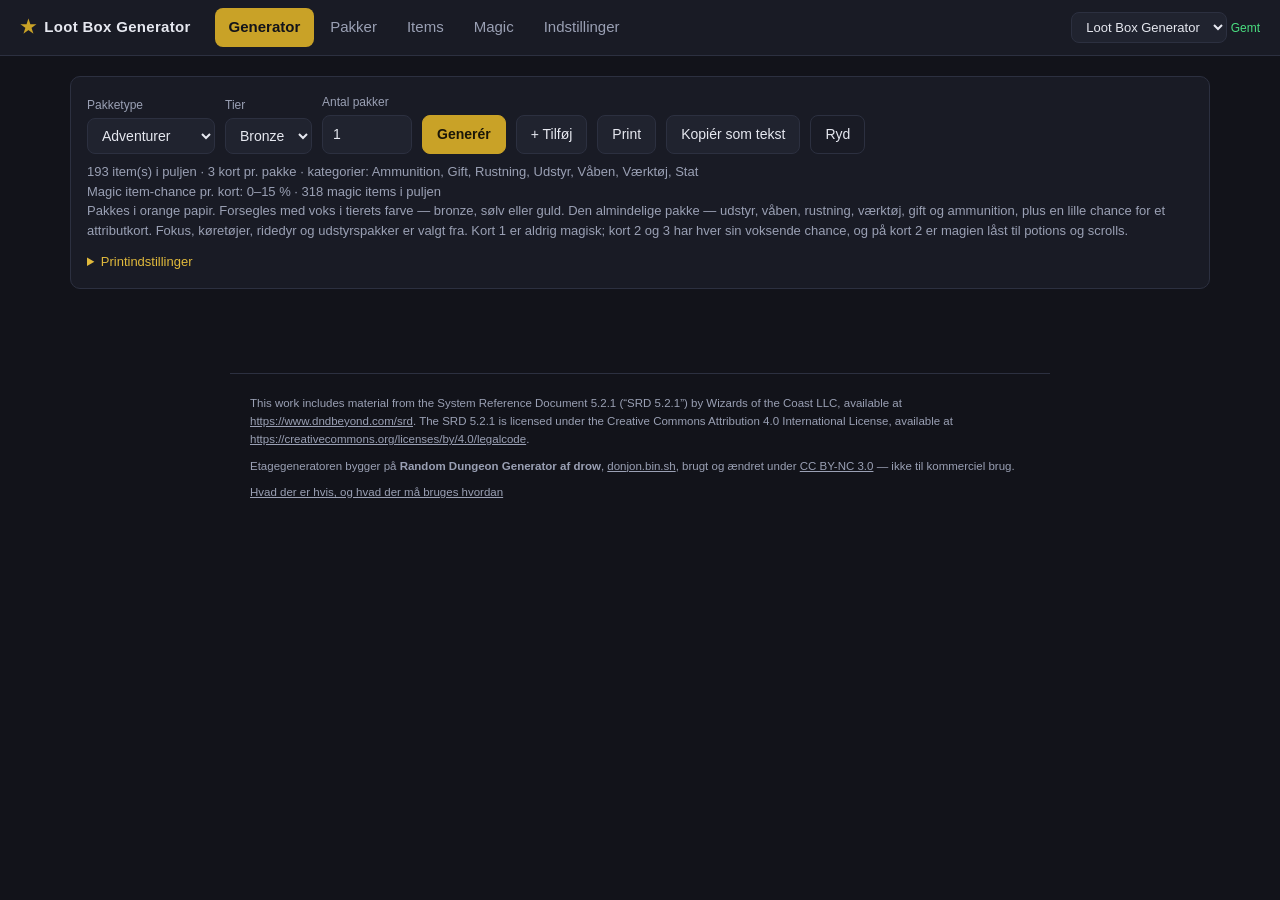
<file: index.html>
<!DOCTYPE html>
<html lang="da">
<head>
<meta charset="utf-8">
<meta name="viewport" content="width=device-width, initial-scale=1">
<title>Loot Box Generator — D&amp;D</title>
<link rel="icon" href="data:image/svg+xml,%3Csvg xmlns='http://www.w3.org/2000/svg' viewBox='0 0 32 32'%3E%3Crect width='32' height='32' rx='6' fill='%2312131a'/%3E%3Cpath d='M16 6l2.9 6.2 6.6.9-4.8 4.8 1.2 6.7-5.9-3.2-5.9 3.2 1.2-6.7L6.5 13.1l6.6-.9z' fill='%23c9a227'/%3E%3C/svg%3E">
<link rel="stylesheet" href="assets/css/app.css">
</head>
<body>

<header class="topbar">
  <div class="brand">
    <span class="brand-mark">&#9733;</span>
    <span>Loot Box Generator</span>
  </div>
  <nav class="tabs" id="tabs">
    <button class="tab is-active" data-tab="generate">Generator</button>
    <button class="tab" data-tab="packs">Pakker</button>
    <button class="tab" data-tab="items">Items</button>
    <button class="tab" data-tab="magic">Magic</button>
    <button class="tab" data-tab="settings">Indstillinger</button>
  </nav>
  <div class="topbar-right">
    <label class="site-nav-wrap">
      <span class="visually-hidden">Vælg side</span>
      <select class="site-nav" onchange="if(this.value)location.href=this.value">
        <option value="" selected>Loot Box Generator</option>
        <option value="docs/index.html">Docs</option>
        <option value="docs/dungeon.html">Dungeon</option>
      </select>
    </label>
    <span class="save-state" id="saveState">Gemt lokalt</span>
  </div>
</header>

<main>

<div id="dataNotice" class="hidden"></div>

<!-- ============ GENERATOR ============ -->
<section class="view is-active" id="view-generate">
  <div class="panel">
    <div class="row">
      <label class="field">
        <span>Pakketype</span>
        <select id="genPack"></select>
      </label>
      <label class="field">
        <span>Tier</span>
        <select id="genTier"></select>
      </label>
      <label class="field field-sm">
        <span>Antal pakker</span>
        <input type="number" id="genCount" value="1" min="1" max="50">
      </label>
      <button class="btn btn-primary" id="btnGenerate">Generér</button>
      <button class="btn" id="btnAppend" title="Læg oveni det du allerede har, så flere pakketyper kan printes sammen">+ Tilføj</button>
      <button class="btn" id="btnPrint">Print</button>
      <button class="btn" id="btnCopy">Kopiér som tekst</button>
      <button class="btn btn-ghost" id="btnClearResults">Ryd</button>
    </div>
    <p class="hint" id="genHint"></p>
    <details class="print-help">
      <summary>Printindstillinger</summary>
      <p class="hint">Arket er sat op til <b>A4, 9 kort pr. side, 63 × 88 mm</b> — samme mål som
         Magic- og Pok&eacute;mon-kort. Kortene st&oslash;der op til hinanden, s&aring; &eacute;t snit deler to kort.</p>
      <ul class="hint">
        <li><b>Skalering 100 %.</b> Sl&aring; &quot;tilpas til side&quot; / &quot;shrink to fit&quot; fra. &Oslash;verst p&aring;
            f&oslash;rste ark st&aring;r en <b>50 mm m&aring;lestreg</b> &mdash; m&aring;l efter med en lineal f&oslash;r du bruger
            en hel bunke papir. I Chrome/Chromium hedder feltet <i>Skalering</i>: s&aelig;t den til
            <b>100</b>, ikke <i>Standard</i>, som tilpasser til det printeren kan n&aring;.</li>
        <li><b>P&aring; Linux: pas p&aring; det andet skaleringstrin.</b> Printer du via en PDF, s&aring; sl&aring;
            <i>Fit to page</i> / <i>Shrink oversized pages</i> fra i fremviseren &mdash; Evince og
            Okular har den sl&aring;et til som standard. Og brug browserens egen printdialog frem for
            &quot;udskriv med systemdialog&quot;, s&aring; GTK ikke skalerer oveni. M&aring;lestregen fanger begge dele.</li>
        <li><b>Marginer: standard, ikke uden kant.</b> Layoutet holder sig 6 mm fra kanten, s&aring; det
            g&aring;r fri af det inkjets ikke kan n&aring;.</li>
        <li><b>Papirtype: tykt papir / cardstock.</b> Det s&aelig;nker bl&aelig;km&aelig;ngden og farten, s&aring; 300 g
            papir ikke b&oslash;lger. Tjek i manualen hvad din bakke og manuel indf&oslash;ring m&aring; tage &mdash;
            300 g ligger over hvad mange A4-inkjets tager fra bakken, men kan ofte k&oslash;re
            &eacute;t ark ad gangen gennem indf&oslash;ringssprækken. Tilbyder din CUPS-driver ingen
            papirtype, s&aring; v&aelig;lg h&oslash;jeste kvalitet og f&oslash;r arkene &eacute;t ad gangen.</li>
        <li><b>Sk&aelig;remærker i begge margener.</b> Ud for hver r&aelig;kkes over- og underkant st&aring;r
            en kort streg i venstre og h&oslash;jre margen. De vandrette snit forsvinder under
            klemmen p&aring; en sk&aelig;remaskine &mdash; m&aelig;rkerne stikker ud til siden, hvor du stadig kan
            sigte, og to m&aelig;rker over for hinanden afsl&oslash;rer et sk&aelig;vt ark. De lodrette snit
            f&oslash;lger kortenes egne rammer, som g&aring;r hele vejen ned ad arket.</li>
        <li><b>Baggrundsgrafik beh&oslash;ver ikke v&aelig;re sl&aring;et til.</b> Den farvede typekant og
            rarity-stjernerne er streger, ikke baggrunde, s&aring; de kommer med uanset. Kortene
            er hvide med sort tekst, s&aring; der bruges kun bl&aelig;k p&aring; de ni farvede kanter.</li>
        <li><b>L&aelig;g arkene til t&oslash;rre</b> f&oslash;r du stabler dem. Hvert ark har ni farvede kanter, og
            v&aring;d bl&aelig;k sm&oslash;rer af p&aring; bagsiden af det n&aelig;ste.</li>
      </ul>
    </details>
  </div>
  <div id="results" class="results"></div>
</section>

<!-- ============ PAKKER ============ -->
<section class="view" id="view-packs">
  <div class="split">
    <aside class="sidebar">
      <div class="sidebar-head">
        <h2>Pakketyper</h2>
        <button class="btn btn-sm" id="btnAddPack">+ Ny</button>
      </div>
      <ul class="pack-list" id="packList"></ul>
    </aside>
    <div class="detail" id="packDetail"></div>
  </div>
</section>

<!-- ============ ITEMS ============ -->
<section class="view" id="view-items">
  <div class="panel">
    <h2>Importér items</h2>
    <p class="hint">Understøtter CSV (komma, semikolon eller tab) og JSON. Har dine data en Rarity-kolonne,
       bliver den brugt; ellers udledes rarity af prisen via den valgte skala.</p>
    <div class="row">
      <label class="field">
        <span>Prisskala for det importerede</span>
        <select id="importScale"></select>
      </label>
      <label class="btn btn-primary file-btn">
        Vælg fil&hellip;
        <input type="file" id="fileInput" accept=".csv,.json,.txt,.tsv" hidden>
      </label>
      <button class="btn" id="btnPasteToggle">Indsæt tekst</button>
      <span class="spacer"></span>
      <button class="btn" id="btnLoadDnd">Genindlæs D&amp;D-items</button>
      <button class="btn" id="btnLoadClass">Genindlæs Class-kort</button>
    </div>
    <div class="row">
      <button class="btn" id="btnExportItems">Eksportér items (JSON)</button>
      <button class="btn" id="btnExportCsv">Eksportér items (CSV)</button>
      <span class="spacer"></span>
      <button class="btn btn-danger" id="btnClearItems">Slet alle items</button>
    </div>
    <div id="pasteBox" class="hidden">
      <textarea id="pasteArea" rows="8" placeholder="Indsæt CSV eller JSON her&hellip;"></textarea>
      <button class="btn btn-primary" id="btnParsePaste">Læs data</button>
    </div>
    <div id="mapBox" class="hidden"></div>
  </div>

  <div class="panel">
    <div class="row">
      <input type="search" id="itemSearch" placeholder="Søg efter navn&hellip;">
      <select id="itemCatFilter"><option value="">Alle kategorier</option></select>
      <select id="itemRarFilter"><option value="">Alle rarities</option></select>
      <select id="itemConsFilter">
        <option value="">Forbrugsvarer og varigt</option>
        <option value="exclude">Kun varigt udstyr</option>
        <option value="only">Kun forbrugsvarer</option>
      </select>
      <span class="spacer"></span>
      <span class="hint" id="itemCount"></span>
    </div>
    <div id="itemStats" class="stats"></div>
    <div class="row bulk-bar" id="bulkBar"></div>
    <div class="table-wrap">
      <table class="table" id="itemTable">
        <thead><tr><th>Navn</th><th>Kategori</th><th>Forbrugsvare</th><th>Pris</th><th>Rarity</th><th>Skala</th><th>Kilde</th><th></th></tr></thead>
        <tbody></tbody>
      </table>
    </div>
    <div class="row" id="itemPager"></div>
  </div>
</section>

<!-- ============ MAGIC ============ -->
<section class="view" id="view-magic">
  <div class="panel">
    <h2>Korttrin &rarr; magi-rarity</h2>
    <p class="hint">To akser. <b>Korttrin</b> er hvad kortpladsen sl&aring;r; <b>magi-rarity</b>
       er magic itemets egen rarity fra D&amp;D. De holdes adskilt med vilje: et Rare kort er
       20&ndash;50 gp p&aring; udstyrssiden, men et Rare magic item er en Flame Tongue. Lander et
       kort p&aring; magi, oversætter denne tabel trinnet.</p>
    <p class="hint">Tabellen her er bunden. Vil du have &eacute;n kortplads til at opf&oslash;re sig
       anderledes, s&aelig;tter du en fordeling <b>p&aring; kortet</b> under Pakker &mdash; den vinder,
       ligesom med v&aelig;gte. Rækkef&oslash;lgen er kort, tier, pakke, denne tabel.</p>
    <div id="magicMapping"></div>
  </div>

  <div class="panel">
    <h2>S&aring;dan bliver et kort magisk</h2>
    <p class="hint">Et kort stiller &eacute;t sp&oslash;rgsm&aring;l og g&aring;r derefter ned ad &eacute;n af to grene.
       De to grene har pr&aelig;cis de samme to knapper &mdash; kun puljen er forskellig.</p>
    <pre class="hint flow-diagram">                 Magic item?          &larr; chance i procent, &eacute;t felt
                /            \
              nej             ja
               |               |
         Hvilken rarity   Hvilken rarity     &larr; v&aelig;gtet fordeling
         Hvilken type     Hvilken type       &larr; v&aelig;gt pr. type
               |               |
         Standard Item    Magic Item
         udstyrspuljen    450 magic items</pre>
    <p class="hint">Det er <b>fem indstillinger</b>, og alle fem findes p&aring; <b>pakke, tier og
       kort</b> i panelet <b>Flowet</b> under Pakker. Hvert felt arver for sig, s&aring; man kan
       s&aelig;tte chancen p&aring; &eacute;t kort og lade resten f&oslash;lge pakken.</p>
    <p class="hint">Chancen er &eacute;t felt: st&aring;r det tomt, arves tallet fra niveauet over.
       Er chancen 0, skjules Magic-grenen; er den 100, skjules Standard-grenen &mdash; der er
       intet at stille ind p&aring; en gren kortet aldrig g&aring;r ned ad.</p>
    <p class="hint">Uden en egen fordeling p&aring; Magic-grenen oversættes korttrinnet af
       tabellen ovenfor. Typev&aelig;gtene virker ens p&aring; begge grene og er <b>lodder i en
       hat</b>: skriver du 2 og 1 p&aring; to grupper, deler de hatten to tredjedele mod en
       tredjedel &mdash; uanset hvor mange items hver gruppe rummer. 0 sl&aring;r gruppen fra,
       og procenten ved siden af viser andelen direkte.</p>
    <p class="hint">Bagefter sker resten af sig selv: et generisk magic item ruller sit
       basisv&aring;ben eller sin basisrustning, og en spell-b&aelig;rer ruller sin spell.</p>
    <p class="hint">Kategorien <b>Magic</b> optr&aelig;der ikke i pakkefiltrene &mdash; filteret er
       udstyrssiden. Tags ligger stadig p&aring; itemsne som metadata, men bruges hverken til at
       filtrere eller tr&aelig;kke med.</p>
    <label class="check"><input type="checkbox" id="magicEnabled"> Magic items m&aring; tr&aelig;kkes</label>
  </div>

  <div class="panel">
    <h2>Spell scrolls og tomes</h2>
    <p class="hint">Et scroll ruller en spell af sit eget niveau. Et scroll p&aring; 2. niveau eller
       derover kan dog v&aelig;re <i>upcastet</i> &mdash; en lavere spell brugt i et h&oslash;jere slot,
       fx Magic Missile skrevet som 5.-niveau. Tomes l&aelig;rer spellen permanent og upcaster ikke,
       for der bruger man bagefter sine egne slots.</p>
    <label class="field field-sm">
      <span>Chance for upcast (%)</span>
      <input type="number" id="magicUpcast" min="0" max="100" step="1">
    </label>
  </div>

  <div class="panel">
    <div class="row">
      <input type="search" id="magicSearch" placeholder="Søg efter navn&hellip;">
      <select id="magicTypeFilter"><option value="">Alle typer</option></select>
      <select id="magicRarFilter"><option value="">Alle magi-rarities</option></select>
      <select id="magicConsFilter">
        <option value="">Permanente og forbrugsvarer</option>
        <option value="exclude">Kun permanente</option>
        <option value="only">Kun forbrugsvarer</option>
      </select>
      <span class="spacer"></span>
      <span class="hint" id="magicCount"></span>
    </div>
    <div id="magicStats" class="stats"></div>
    <div class="row bulk-bar" id="magicBulk"></div>
    <div class="table-wrap">
      <table class="table" id="magicTable">
        <thead><tr><th>Navn</th><th>Type</th><th>Forbrugsvare</th><th>Magi-rarity</th><th>Basisitem-rul</th><th>Med i puljen</th></tr></thead>
        <tbody></tbody>
      </table>
    </div>
    <div class="row" id="magicPager"></div>
  </div>
</section>

<!-- ============ INDSTILLINGER ============ -->
<section class="view" id="view-settings">
  <div class="panel">
    <h2>Rarity ud fra pris</h2>
    <p class="hint">Øvre grænse i guldstykker (gp) &mdash; et item får den første rarity hvor prisen er
       mindre end eller lig grænsen. De to skalaer kommer fra dit regneark: udstyr og magic items
       prissættes helt forskelligt. Items hvor du selv har sat rarity bliver ikke rørt.</p>
    <div id="scales"></div>
    <button class="btn btn-primary" id="btnRecalc">Genberegn rarities</button>
  </div>

  <div class="panel">
    <h2>Trækning</h2>
    <label class="check"><input type="checkbox" id="optNoDupes"> Undgå dubletter inden for samme pakke</label>
    <label class="check"><input type="checkbox" id="optSrdOnly"> Kun kort fra SRD 5.2.1</label>
    <p class="hint" id="srdHint">204 kort gengiver regeltekst fra Player's Handbook og
      Dungeon Master's Guide. Ved dit eget bord er de fine — du ejer bøgerne. På en side
      der deles med andre er de det ikke, for at eje en bog giver ikke ret til at udgive
      teksten. Slå knappen til, og de holdes ude af puljerne uden at blive slettet.
      <a href="https://github.com/aesbech/DCC-D-D/blob/main/docs/licens.md">Se hvilke
      kort det er</a>.</p>
    <label class="field">
      <span>Hvis der ikke findes et item med den trukne rarity</span>
      <select id="optFallback">
        <option value="nearest">Brug nærmeste rarity (ned eller op)</option>
        <option value="down">Fald kun ned til lavere rarity</option>
        <option value="none">Vis tomt kort (så jeg kan se hullet)</option>
      </select>
    </label>
    <h3>Kategorier der aldrig må trækkes af en pakke uden filter</h3>
    <p class="hint">Forhindrer fx Class-kort i at dukke op i Adventurer-pakken, som trækker fra alt.</p>
    <div id="excludeChips" class="cats"></div>
  </div>

  <div class="panel">
    <h2>Gem og del opsætning</h2>
    <p class="hint">Alt gemmes automatisk i browseren (localStorage). Eksportér hvis du vil flytte
       opsætningen til en anden maskine eller lægge den i repoet.</p>
    <div class="row">
      <button class="btn" id="btnExportConfig">Eksportér opsætning</button>
      <label class="btn file-btn">Importér opsætning<input type="file" id="importConfig" accept=".json" hidden></label>
      <button class="btn btn-danger" id="btnResetConfig">Nulstil til standard</button>
    </div>
  </div>

  <div class="panel">
    <h2>Ryd browserens hukommelse</h2>
    <p class="hint">Sletter alt der er gemt lokalt — pakker, items, magic items og din gamle
       sikkerhedskopi — og indlæser siden forfra fra datafilerne i repoet. Det er den sikre
       vej efter en dataopdatering, hvis din gemte kopi hænger fast i noget gammelt.
       <strong>Eksportér din opsætning først, hvis du vil beholde den.</strong></p>
    <div class="row">
      <button class="btn" id="btnReloadData">Hent data forfra (behold pakker)</button>
      <button class="btn btn-danger" id="btnClearStorage">Ryd alt</button>
    </div>
  </div>
</section>

</main>

<footer class="colophon" id="kredit">
  <p>This work includes material from the System Reference Document 5.2.1
    (“SRD 5.2.1”) by Wizards of the Coast LLC, available at
    <a href="https://www.dndbeyond.com/srd">https://www.dndbeyond.com/srd</a>.
    The SRD 5.2.1 is licensed under the Creative Commons Attribution 4.0
    International License, available at
    <a href="https://creativecommons.org/licenses/by/4.0/legalcode">https://creativecommons.org/licenses/by/4.0/legalcode</a>.</p>
  <p>Etagegeneratoren bygger på <b>Random Dungeon Generator af drow</b>,
    <a href="https://donjon.bin.sh/">donjon.bin.sh</a>, brugt og ændret under
    <a href="https://creativecommons.org/licenses/by-nc/3.0/">CC BY-NC 3.0</a> —
    ikke til kommerciel brug.</p>
  <p><a href="https://github.com/aesbech/DCC-D-D/blob/main/LICENSE.md">Hvad der er
    hvis, og hvad der må bruges hvordan</a></p>
</footer>

<div id="toast" class="toast"></div>

<script src="assets/data/items.js"></script>
<script src="assets/data/class-cards.js"></script>
<script src="assets/data/magic-items.js"></script>
<script src="assets/data/spells.js"></script>
<script src="assets/js/core.js"></script>
<script src="assets/js/ui.js"></script>
</body>
</html>
</file>
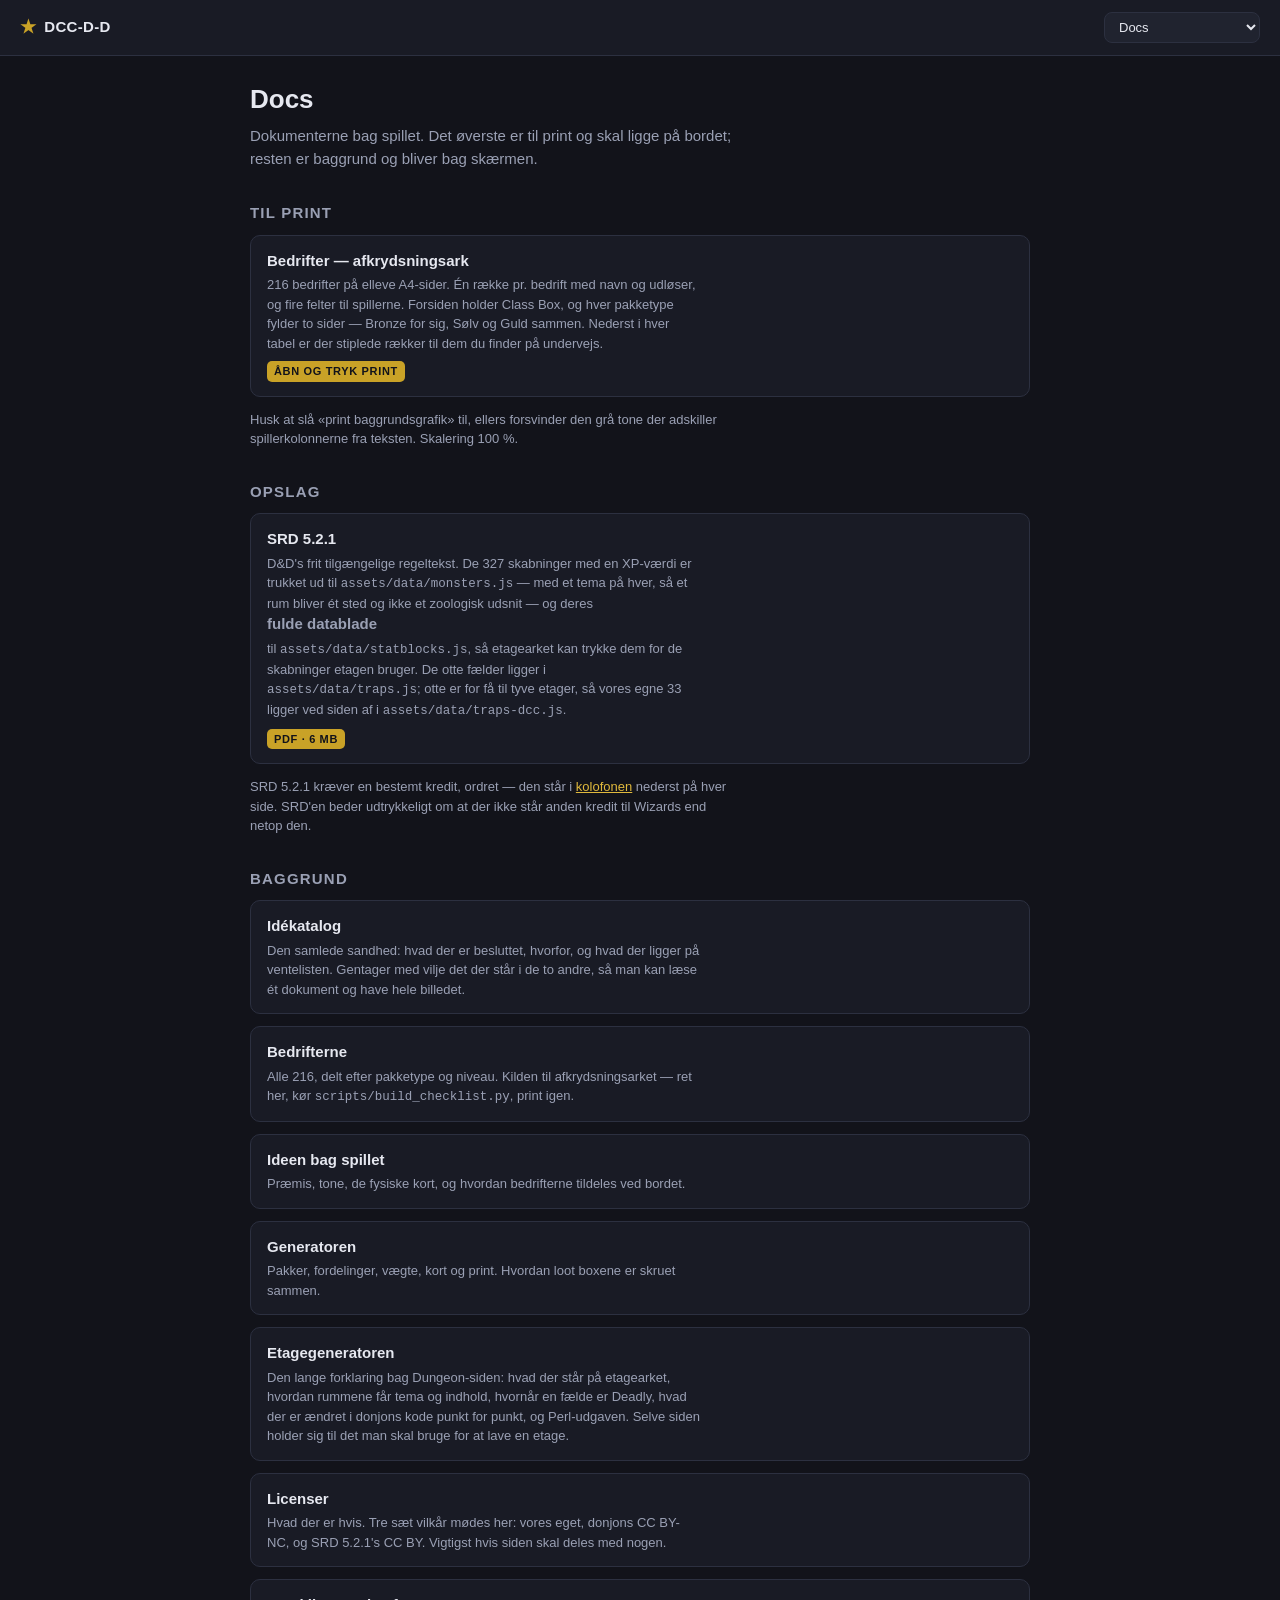
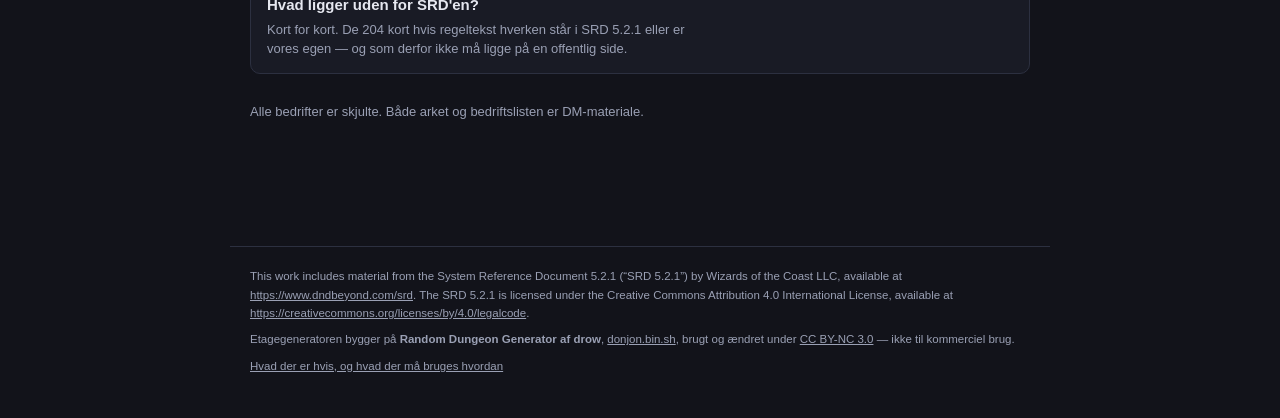
<file: docs/index.html>
<!DOCTYPE html>
<html lang="da">
<head>
<meta charset="utf-8">
<meta name="viewport" content="width=device-width, initial-scale=1">
<title>Docs — DCC-D-D</title>
<link rel="icon" href="data:image/svg+xml,%3Csvg xmlns='http://www.w3.org/2000/svg' viewBox='0 0 32 32'%3E%3Crect width='32' height='32' rx='6' fill='%2312131a'/%3E%3Cpath d='M16 6l2.9 6.2 6.6.9-4.8 4.8 1.2 6.7-5.9-3.2-5.9 3.2 1.2-6.7L6.5 13.1l6.6-.9z' fill='%23c9a227'/%3E%3C/svg%3E">
<link rel="stylesheet" href="../assets/css/app.css">
</head>
<body>

<header class="topbar">
  <div class="brand">
    <span class="brand-mark">&#9733;</span>
    <span>DCC-D-D</span>
  </div>
  <nav class="tabs"></nav>
  <div class="topbar-right">
    <label class="site-nav-wrap">
      <span class="visually-hidden">Vælg side</span>
      <select class="site-nav" onchange="if(this.value)location.href=this.value">
        <option value="../index.html">Loot Box Generator</option>
        <option value="" selected>Docs</option>
        <option value="dungeon.html">Dungeon</option>
      </select>
    </label>
  </div>
</header>

<main class="doc-main">

  <h1>Docs</h1>
  <p class="lead">Dokumenterne bag spillet. Det øverste er til print og skal ligge på
    bordet; resten er baggrund og bliver bag skærmen.</p>

  <h2>Til print</h2>
  <ul class="doc-list">
    <li><a class="doc-card" href="checklist.html">
      <b>Bedrifter — afkrydsningsark</b>
      <span>216 bedrifter på elleve A4-sider. Én række pr. bedrift med navn og udløser,
        og fire felter til spillerne. Forsiden holder Class Box, og hver pakketype fylder
        to sider — Bronze for sig, Sølv og Guld sammen. Nederst i hver tabel er der
        stiplede rækker til dem du finder på undervejs.</span>
      <span class="doc-tag">Åbn og tryk print</span>
    </a></li>
  </ul>
  <p class="note">Husk at slå «print baggrundsgrafik» til, ellers forsvinder den grå tone
    der adskiller spillerkolonnerne fra teksten. Skalering 100 %.</p>

  <h2>Opslag</h2>
  <ul class="doc-list">
    <li><a class="doc-card" href="SRD_CC_v5.2.1.pdf">
      <b>SRD 5.2.1</b>
      <span>D&amp;D's frit tilgængelige regeltekst. De 327 skabninger med en XP-værdi
        er trukket ud til <code>assets/data/monsters.js</code> — med et tema på hver,
        så et rum bliver ét sted og ikke et zoologisk udsnit — og deres
        <b>fulde datablade</b> til <code>assets/data/statblocks.js</code>, så
        etagearket kan trykke dem for de skabninger etagen bruger. De otte fælder
        ligger i <code>assets/data/traps.js</code>; otte er for få til tyve etager,
        så vores egne 33 ligger ved siden af i
        <code>assets/data/traps-dcc.js</code>.</span>
      <span class="doc-tag">PDF · 6 MB</span>
    </a></li>
  </ul>
  <p class="note">SRD 5.2.1 kræver en bestemt kredit, ordret — den står i
    <a href="#kredit">kolofonen</a> nederst på hver side. SRD'en beder udtrykkeligt om
    at der ikke står anden kredit til Wizards end netop den.</p>

  <h2>Baggrund</h2>
  <ul class="doc-list">
    <li><a class="doc-card" href="https://github.com/aesbech/DCC-D-D/blob/main/docs/idekatalog.md">
      <b>Idékatalog</b>
      <span>Den samlede sandhed: hvad der er besluttet, hvorfor, og hvad der ligger på
        ventelisten. Gentager med vilje det der står i de to andre, så man kan læse ét
        dokument og have hele billedet.</span>
    </a></li>
    <li><a class="doc-card" href="https://github.com/aesbech/DCC-D-D/blob/main/docs/achievements.md">
      <b>Bedrifterne</b>
      <span>Alle 216, delt efter pakketype og niveau. Kilden til afkrydsningsarket —
        ret her, kør <code>scripts/build_checklist.py</code>, print igen.</span>
    </a></li>
    <li><a class="doc-card" href="https://github.com/aesbech/DCC-D-D/blob/main/docs/ideen.md">
      <b>Ideen bag spillet</b>
      <span>Præmis, tone, de fysiske kort, og hvordan bedrifterne tildeles ved bordet.</span>
    </a></li>
    <li><a class="doc-card" href="https://github.com/aesbech/DCC-D-D/blob/main/README.md">
      <b>Generatoren</b>
      <span>Pakker, fordelinger, vægte, kort og print. Hvordan loot boxene er skruet
        sammen.</span>
    </a></li>
    <li><a class="doc-card" href="https://github.com/aesbech/DCC-D-D/blob/main/docs/etagegeneratoren.md">
      <b>Etagegeneratoren</b>
      <span>Den lange forklaring bag Dungeon-siden: hvad der står på etagearket,
        hvordan rummene får tema og indhold, hvornår en fælde er Deadly, hvad der er
        ændret i donjons kode punkt for punkt, og Perl-udgaven. Selve siden holder sig
        til det man skal bruge for at lave en etage.</span>
    </a></li>
    <li><a class="doc-card" href="https://github.com/aesbech/DCC-D-D/blob/main/LICENSE.md">
      <b>Licenser</b>
      <span>Hvad der er hvis. Tre sæt vilkår mødes her: vores eget, donjons
        CC BY-NC, og SRD 5.2.1's CC BY. Vigtigst hvis siden skal deles med
        nogen.</span>
    </a></li>
    <li><a class="doc-card" href="https://github.com/aesbech/DCC-D-D/blob/main/docs/licens.md">
      <b>Hvad ligger uden for SRD'en?</b>
      <span>Kort for kort. De 204 kort hvis regeltekst hverken står i SRD 5.2.1
        eller er vores egen — og som derfor ikke må ligge på en offentlig
        side.</span>
    </a></li>
  </ul>

  <p class="note" style="margin-top:28px">Alle bedrifter er skjulte. Både arket og
    bedriftslisten er DM-materiale.</p>

</main>

<footer class="colophon" id="kredit">
  <p>This work includes material from the System Reference Document 5.2.1
    (“SRD 5.2.1”) by Wizards of the Coast LLC, available at
    <a href="https://www.dndbeyond.com/srd">https://www.dndbeyond.com/srd</a>.
    The SRD 5.2.1 is licensed under the Creative Commons Attribution 4.0
    International License, available at
    <a href="https://creativecommons.org/licenses/by/4.0/legalcode">https://creativecommons.org/licenses/by/4.0/legalcode</a>.</p>
  <p>Etagegeneratoren bygger på <b>Random Dungeon Generator af drow</b>,
    <a href="https://donjon.bin.sh/">donjon.bin.sh</a>, brugt og ændret under
    <a href="https://creativecommons.org/licenses/by-nc/3.0/">CC BY-NC 3.0</a> —
    ikke til kommerciel brug.</p>
  <p><a href="https://github.com/aesbech/DCC-D-D/blob/main/LICENSE.md">Hvad der er
    hvis, og hvad der må bruges hvordan</a></p>
</footer>

</body>
</html>
</file>
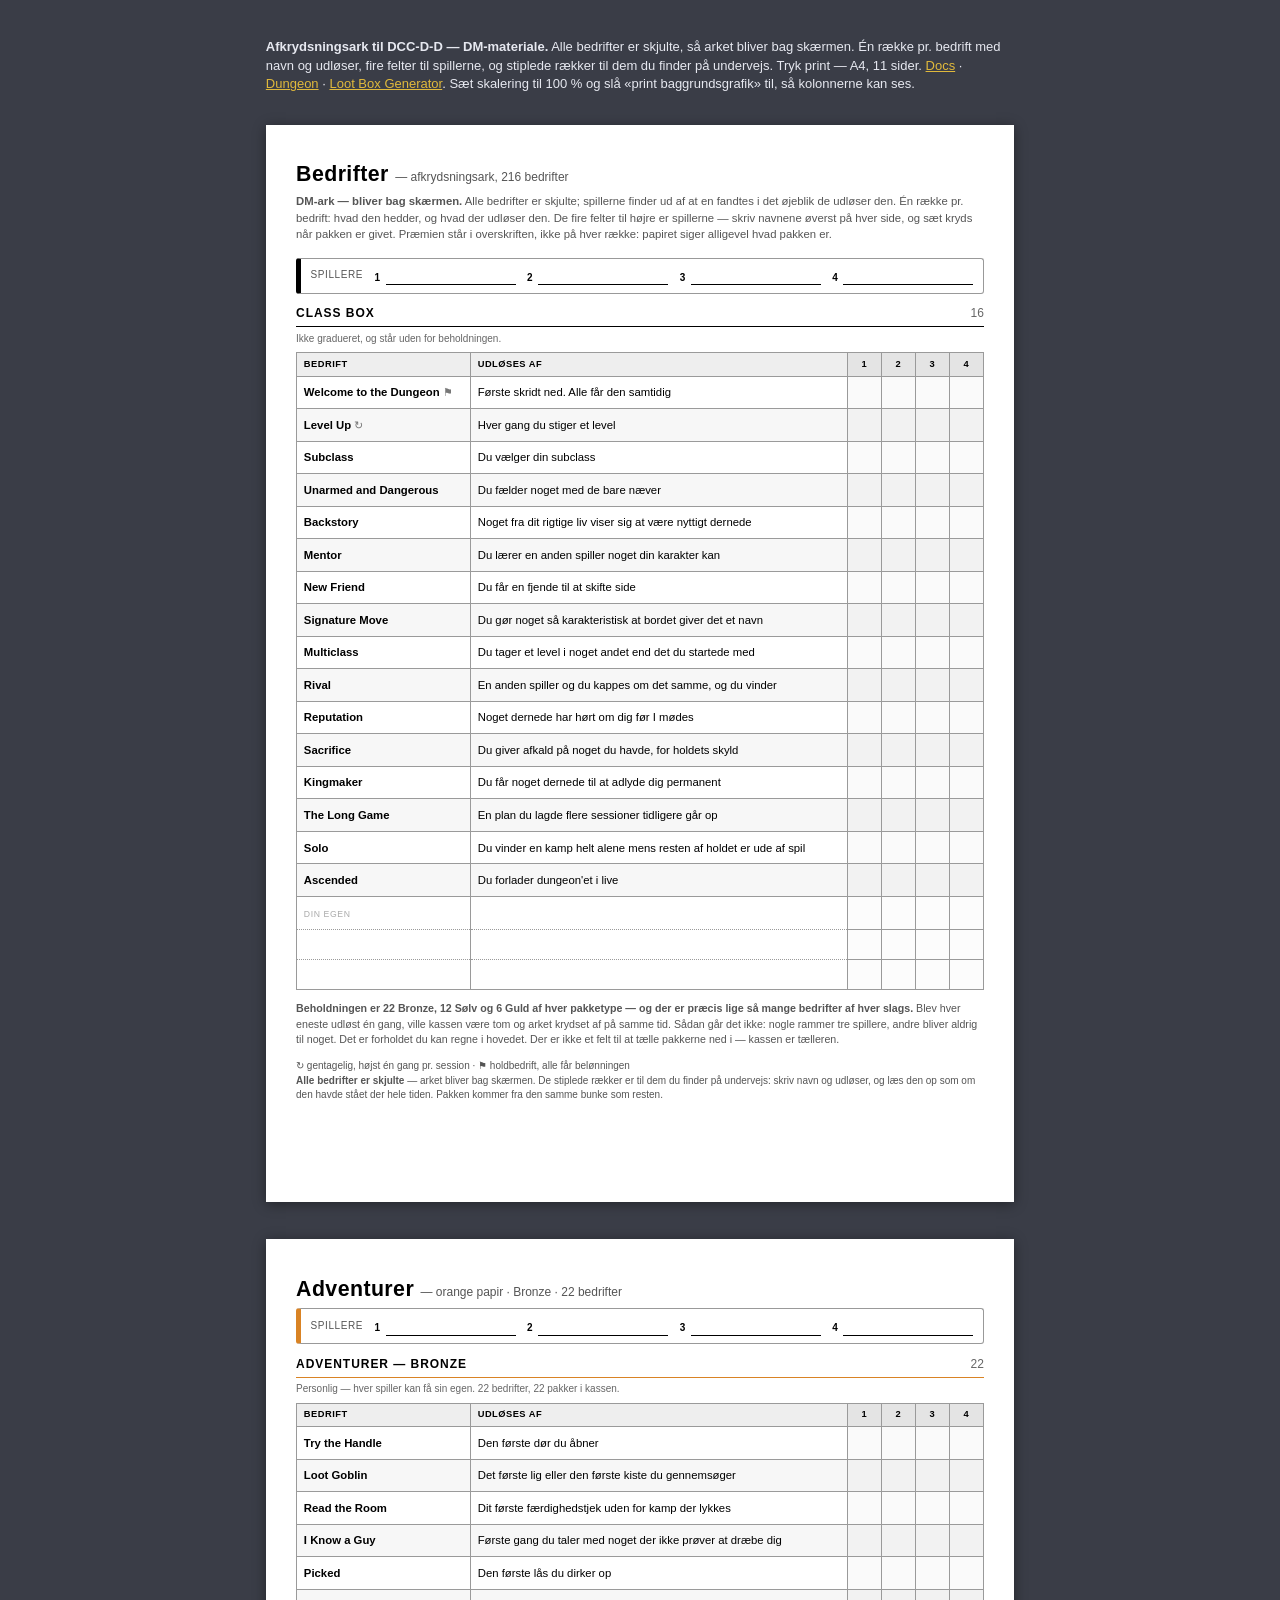
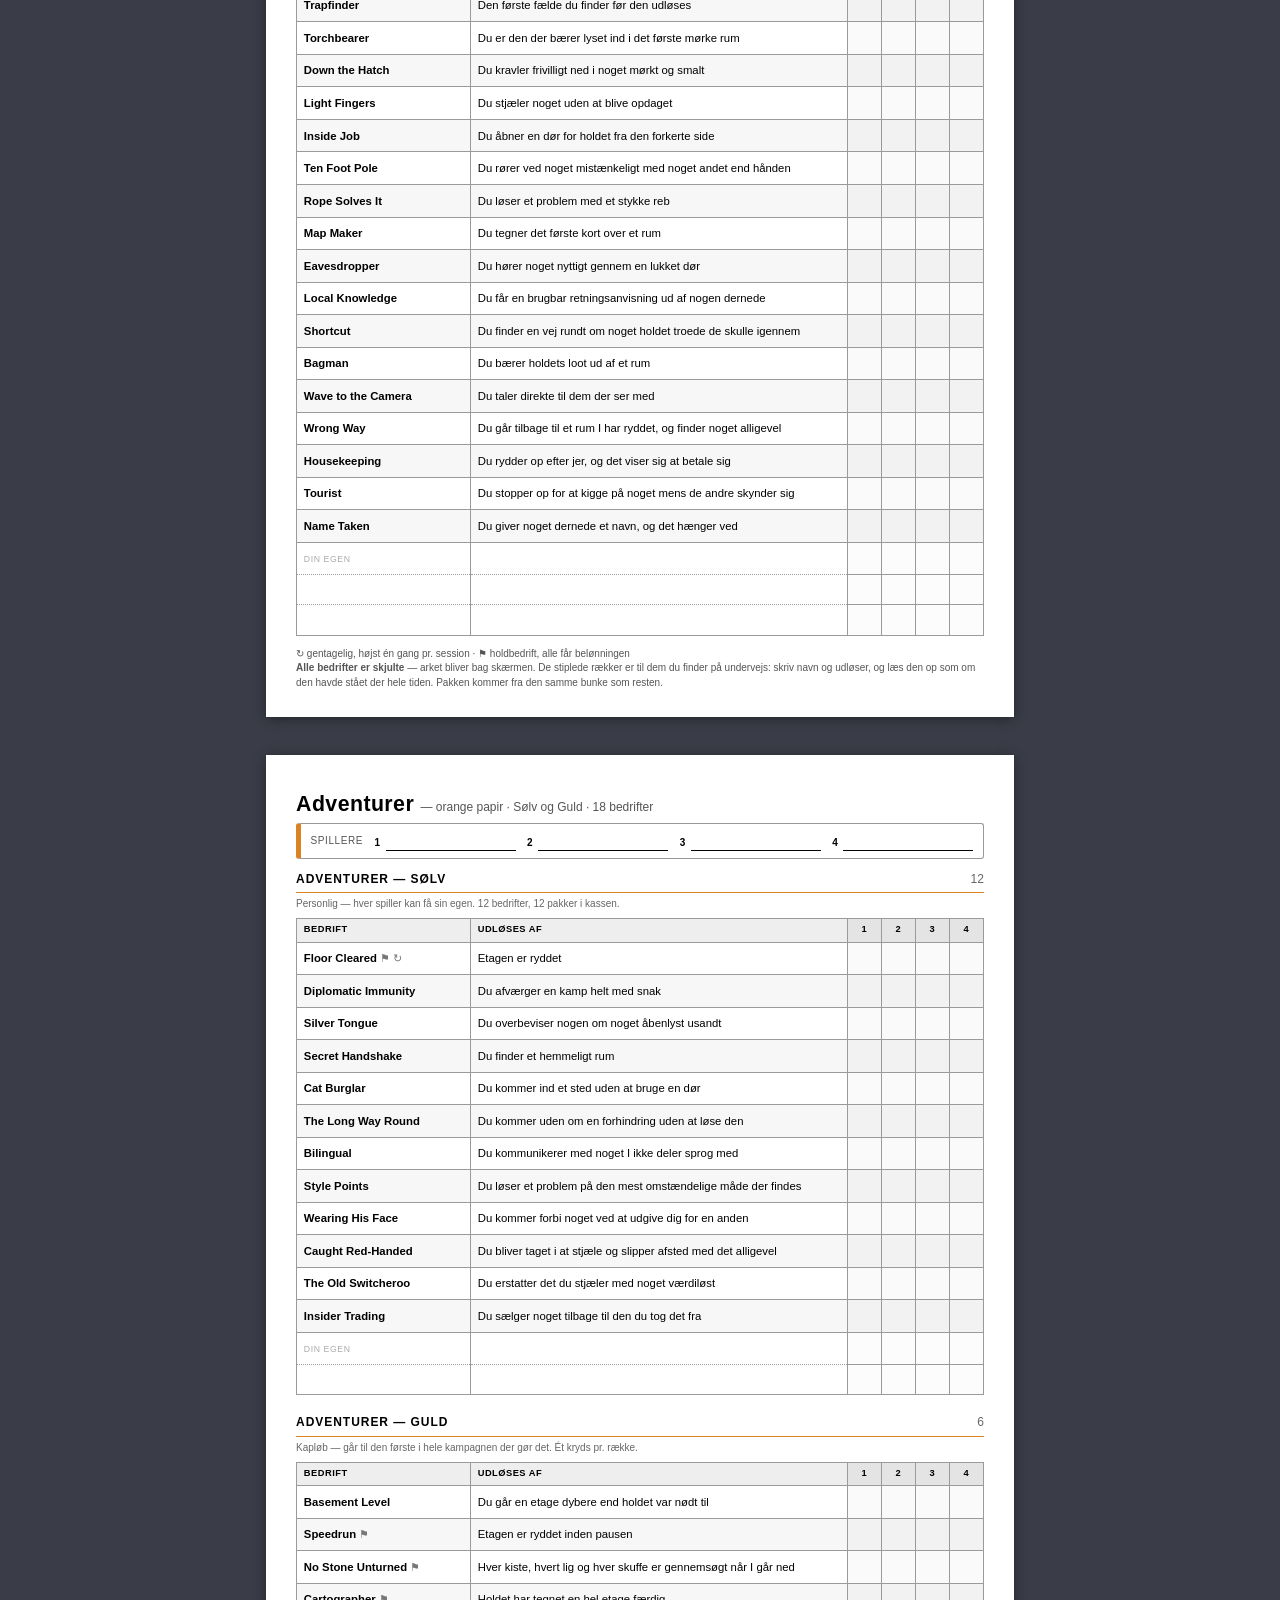
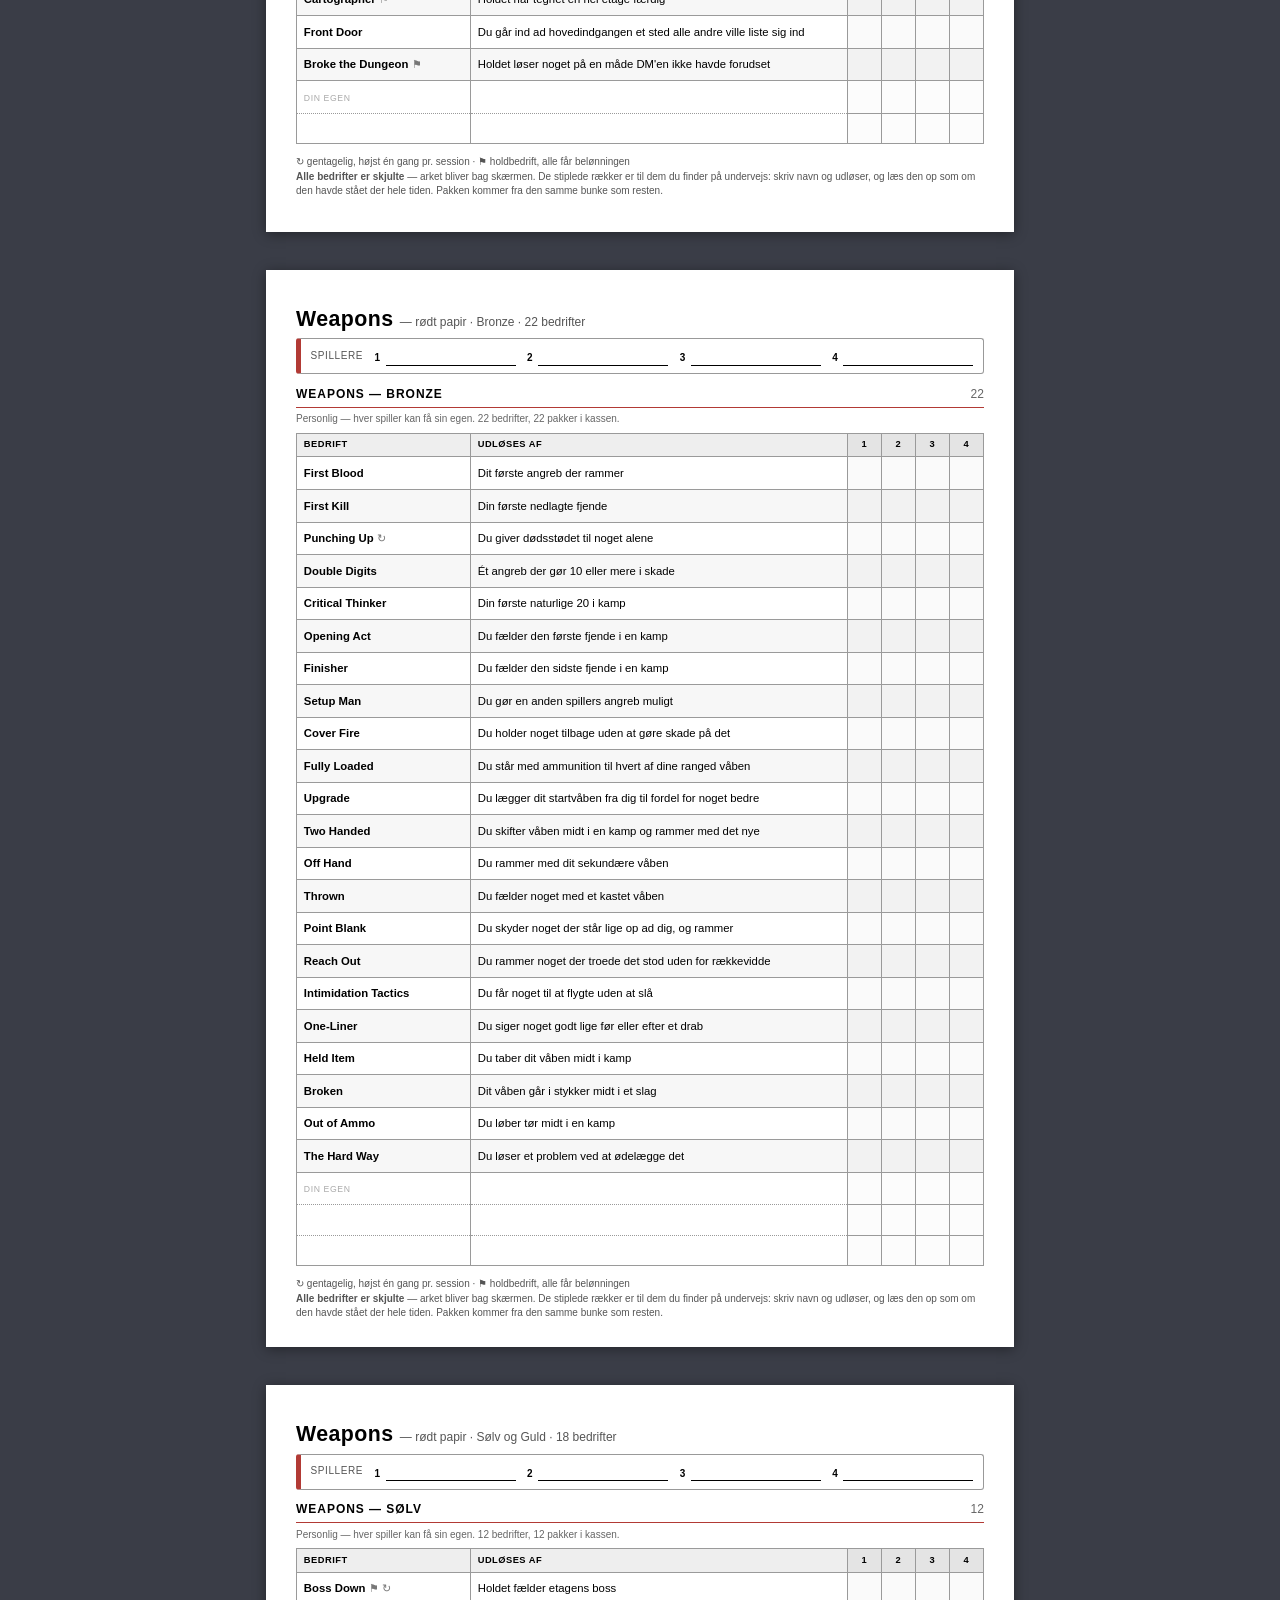
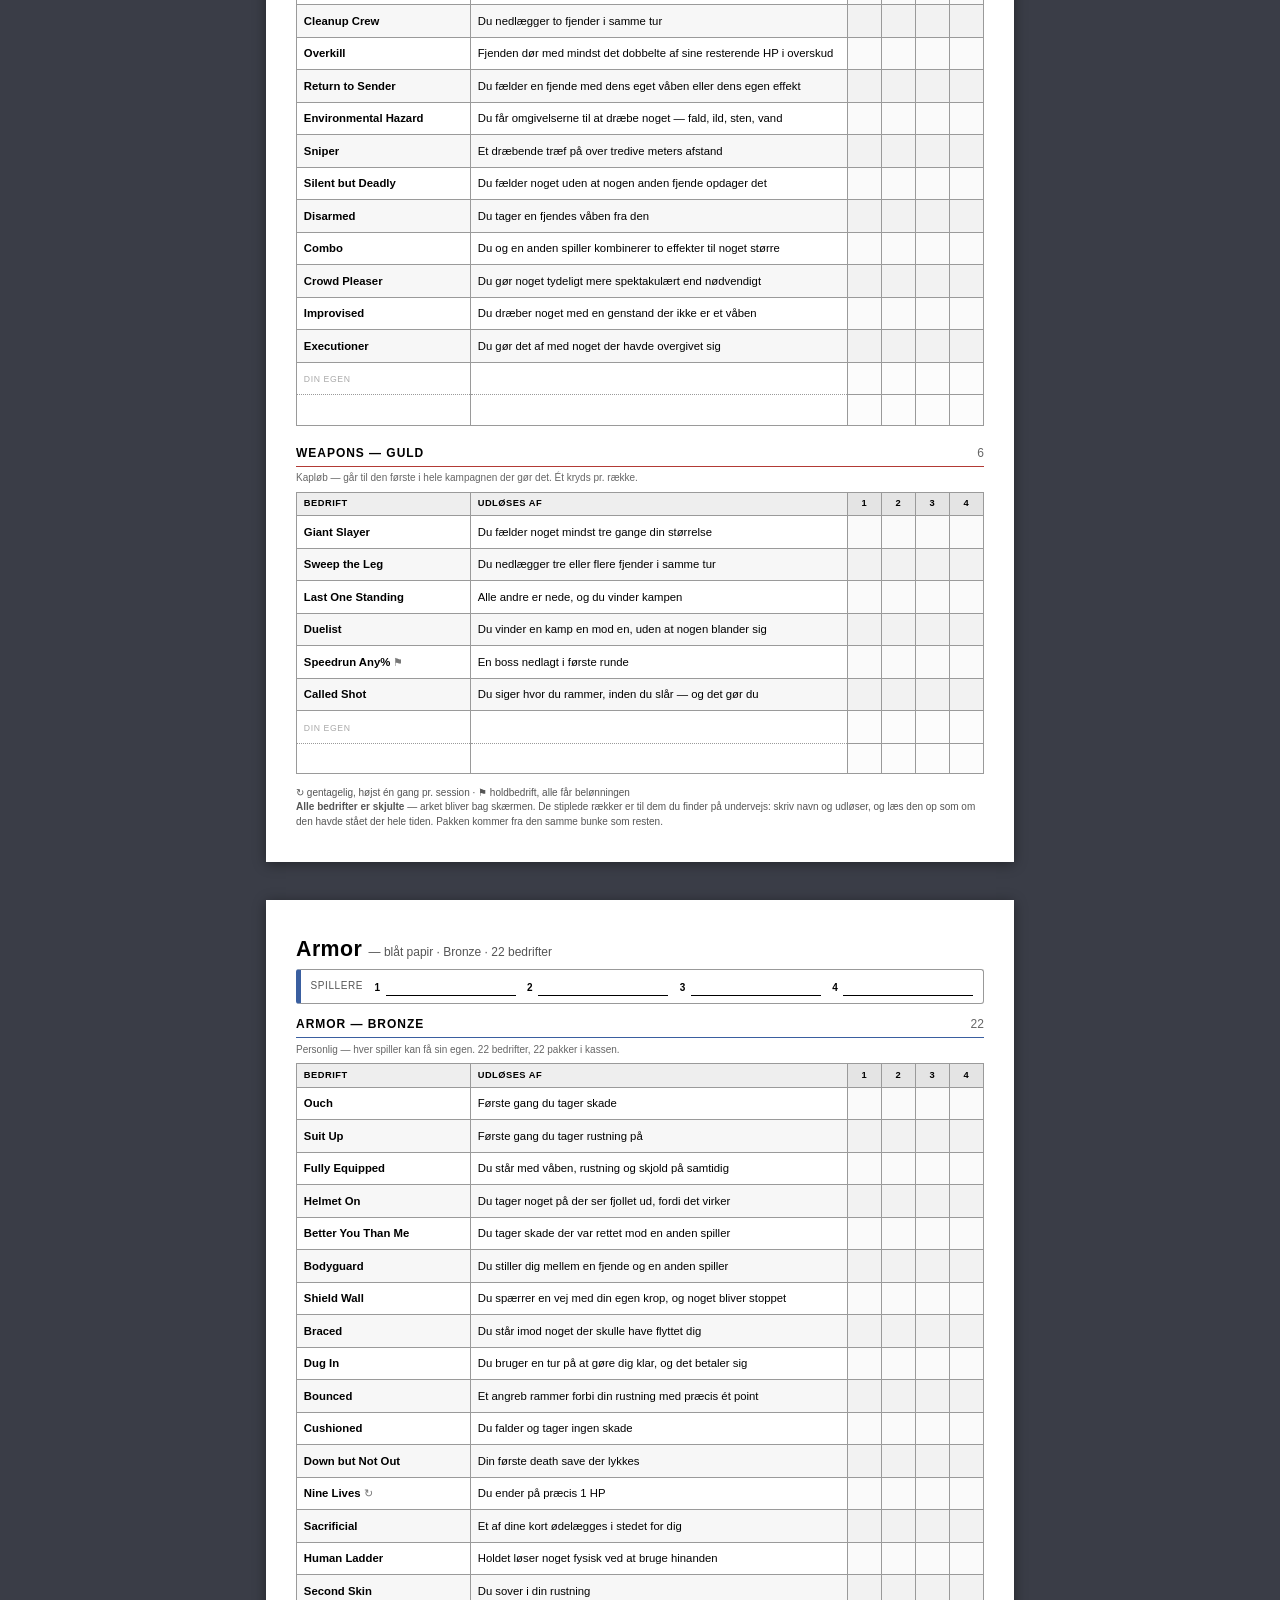
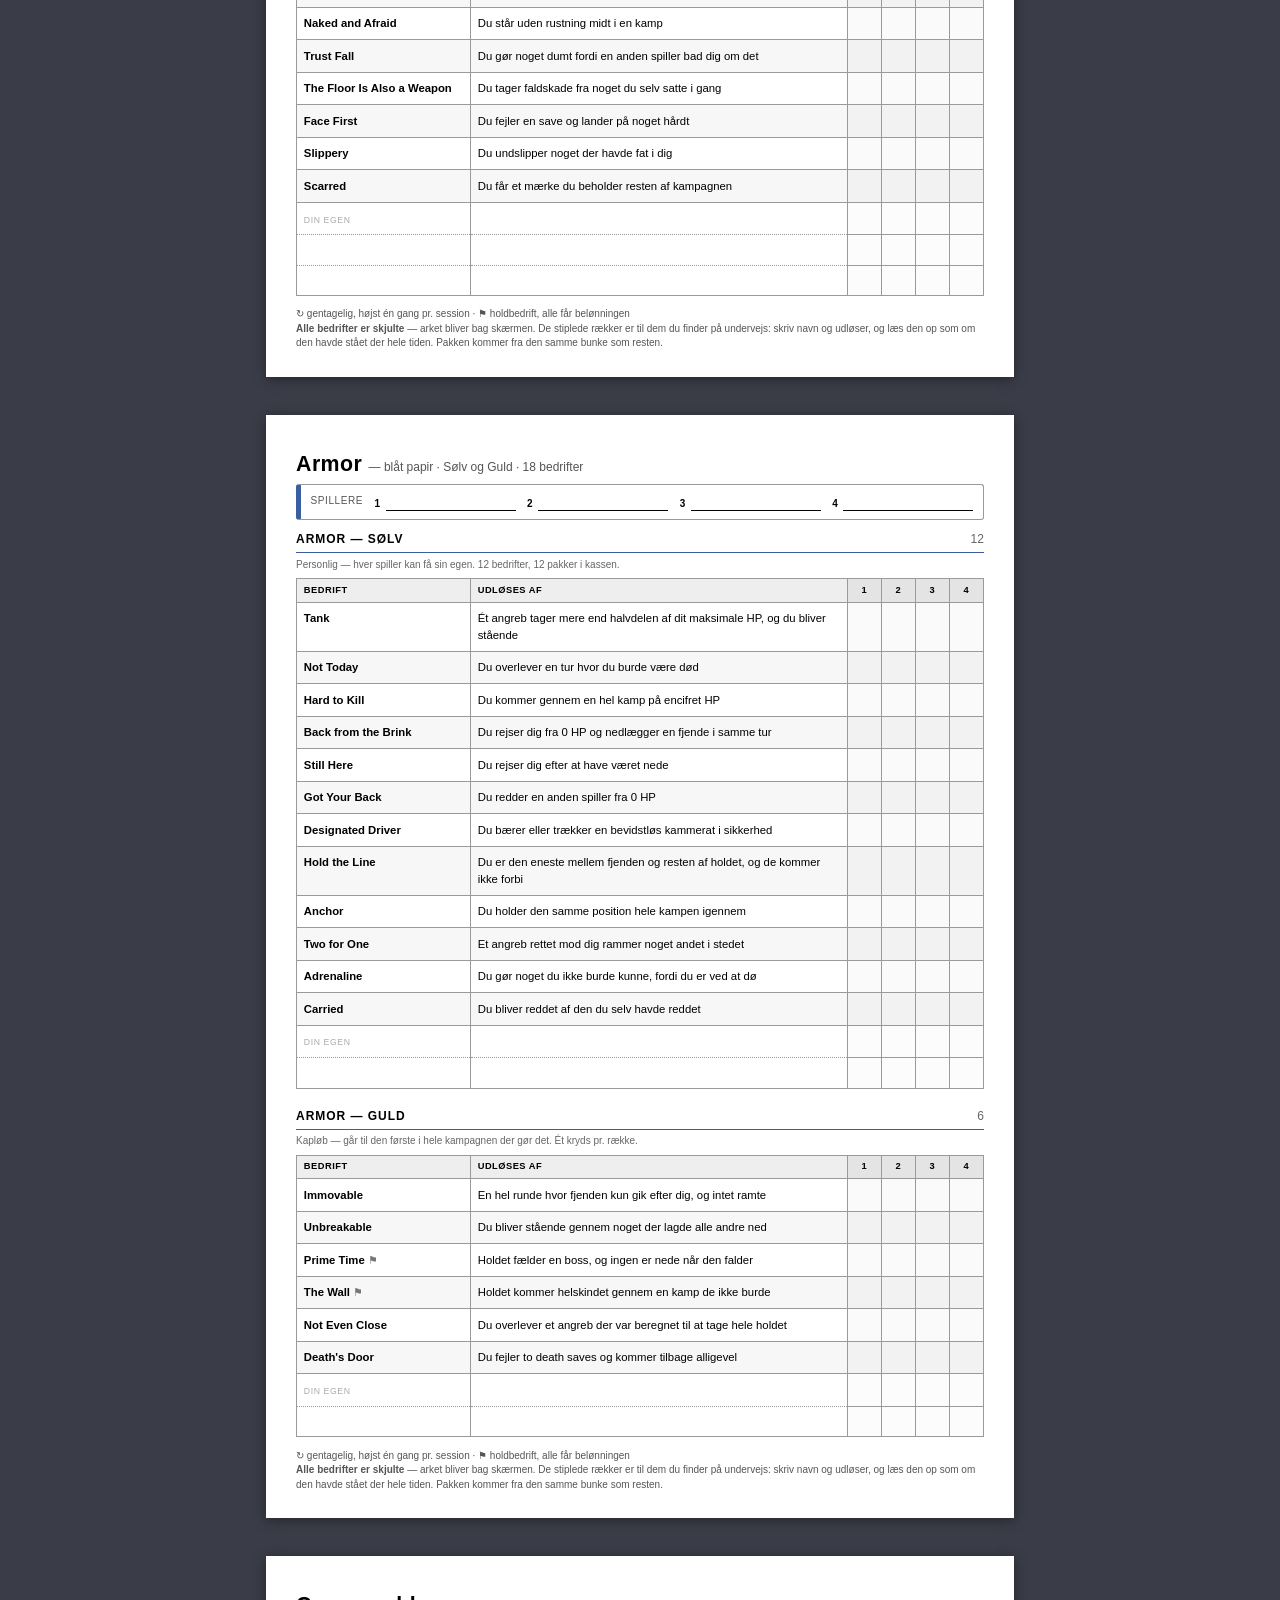
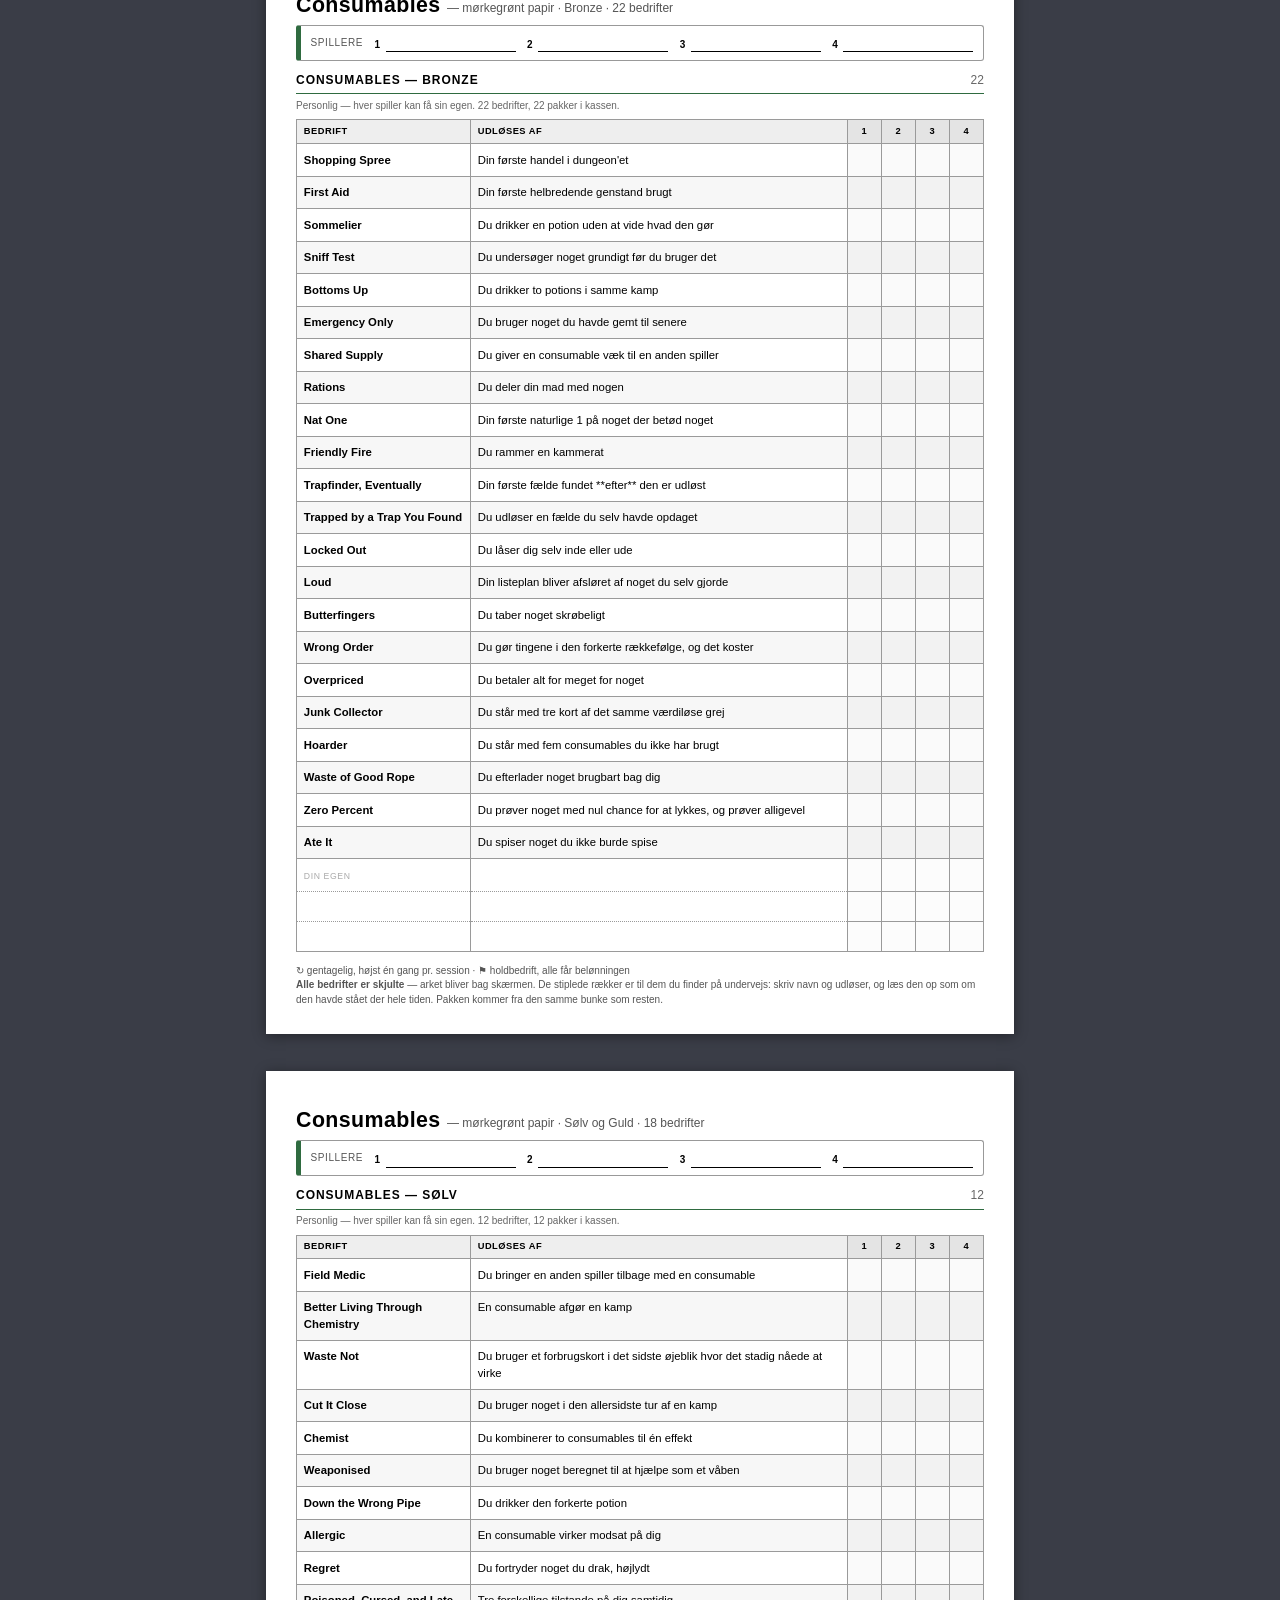
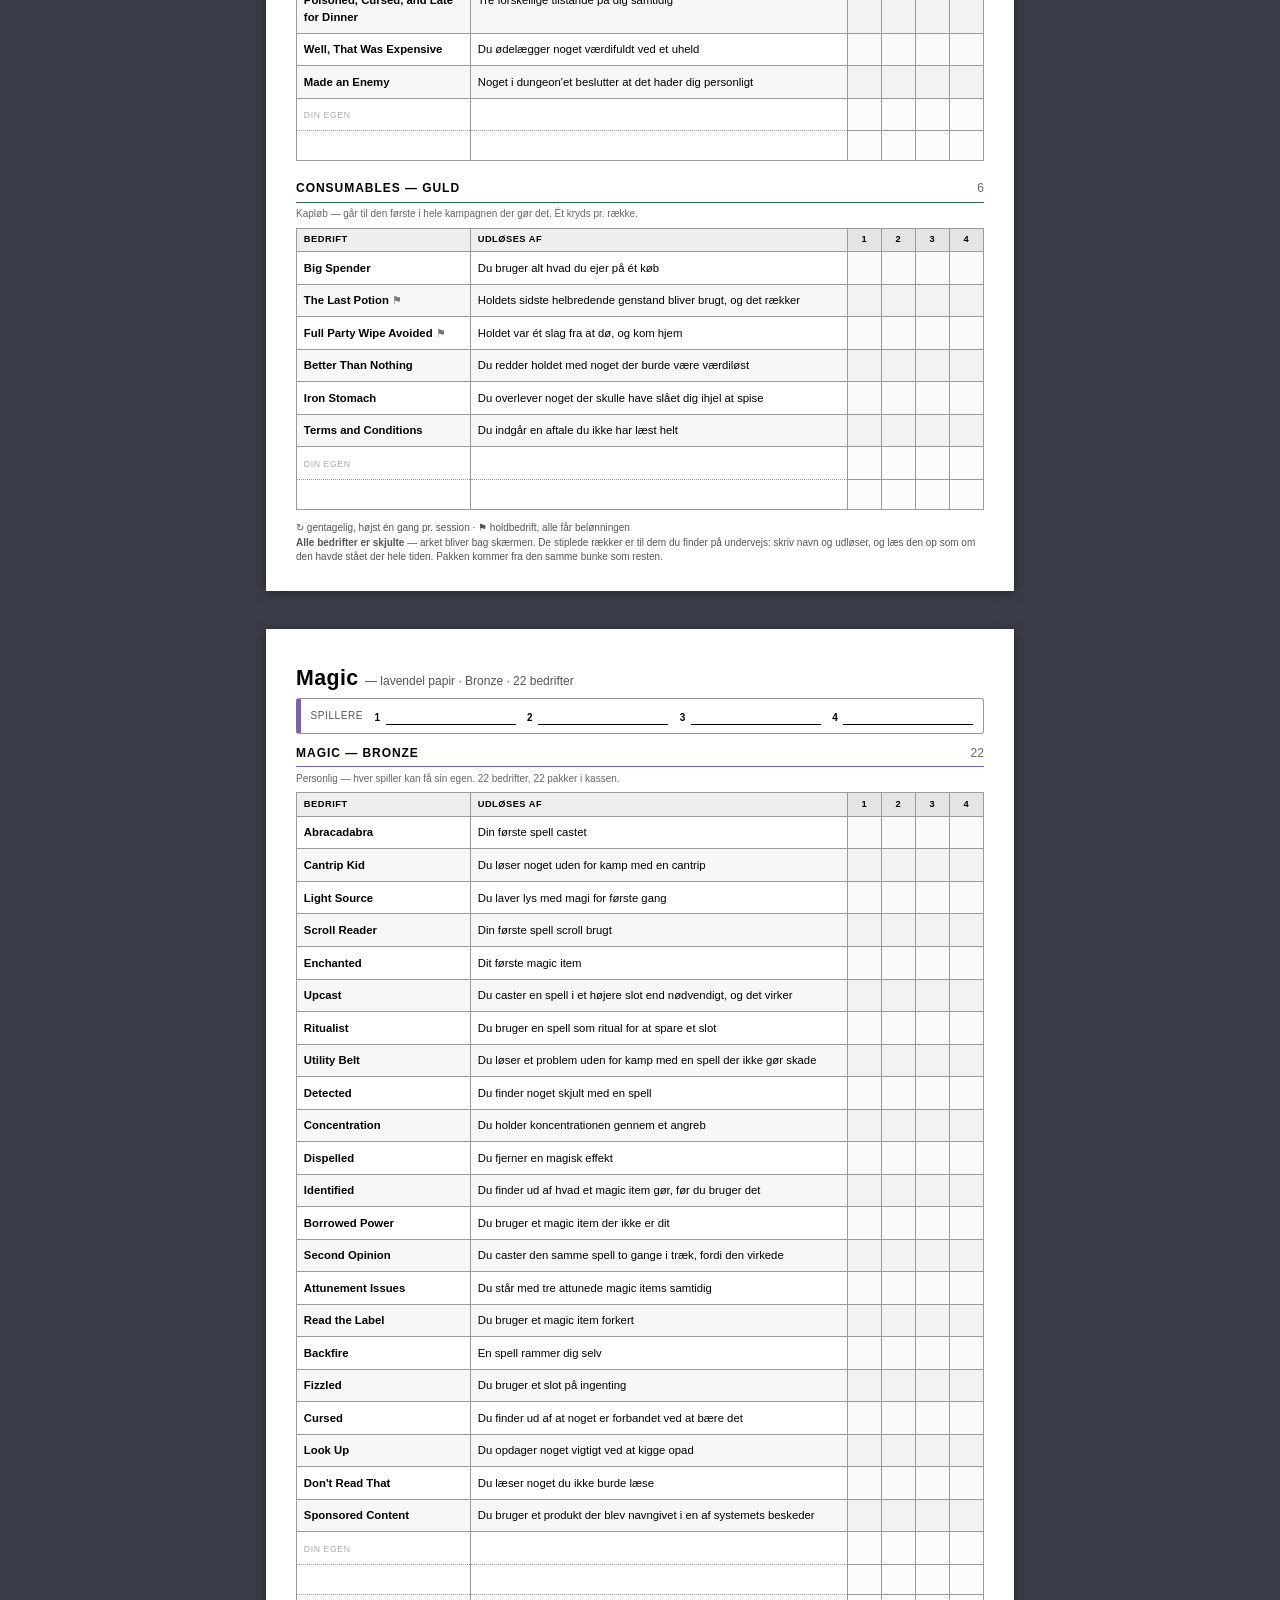
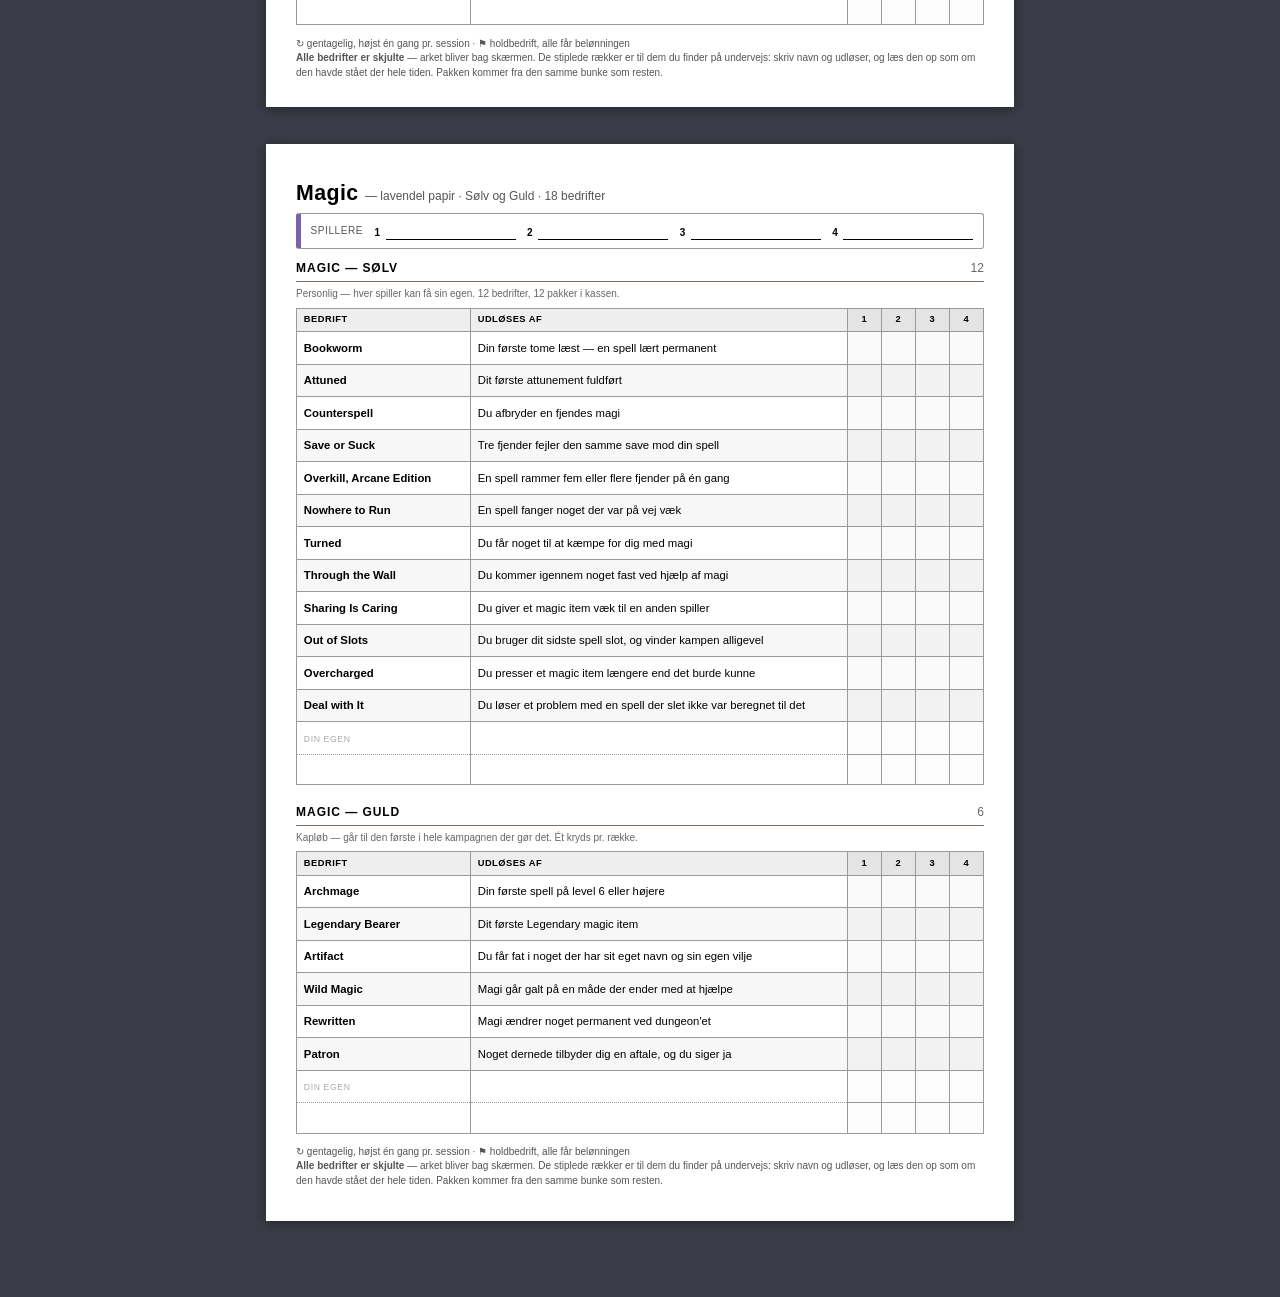
<file: docs/checklist.html>
<!DOCTYPE html>
<html lang="da">
<head>
<meta charset="utf-8">
<meta name="viewport" content="width=device-width, initial-scale=1">
<title>DCC-D-D — Afkrydsningsark</title>
<style>
*{box-sizing:border-box}
html,body{margin:0;padding:0}
body{
  background:#3a3d47;
  font:13px/1.45 -apple-system,BlinkMacSystemFont,"Segoe UI",Roboto,Helvetica,Arial,sans-serif;
  color:#000;padding:10mm 0;
}
.sheet{
  width:198mm;min-height:285mm;margin:0 auto 10mm;padding:9mm 8mm 7mm;
  background:#fff;box-shadow:0 2px 12px rgba(0,0,0,.4);
}
.no-print{width:198mm;margin:0 auto 8mm;color:#e6e8f0;font-size:13px}
.no-print a{color:#e0b93c}

h1{font-size:16pt;margin:0 0 1mm;letter-spacing:.02em}
h1 .paper{font-size:9pt;font-weight:400;color:#555;letter-spacing:0}
.sub{font-size:8.5pt;color:#555;margin:0 0 4mm}
h2{
  font-size:9pt;margin:5mm 0 1mm;text-transform:uppercase;letter-spacing:.08em;
  border-bottom:.5mm solid var(--ink,#000);padding-bottom:1mm;
}
h2:first-of-type{margin-top:2mm}
h2 .cnt{float:right;font-weight:400;color:#666;letter-spacing:0}
.tiernote{font-size:7.5pt;color:#666;margin:1.2mm 0 1.6mm}

/* Spillernavnene skrives én gang pr. side, så kolonne 1 betyder det samme
   hele vejen ned. */
.players{
  display:flex;gap:3mm;margin:0 0 3mm;padding:2mm 2.5mm;
  border:.3mm solid #999;border-left:1.4mm solid var(--ink,#000);border-radius:.8mm;
}
.players .lbl{
  font-size:7.5pt;text-transform:uppercase;letter-spacing:.06em;color:#555;
  align-self:center;white-space:nowrap;
}
.players label{flex:1;font-size:7.5pt;color:#555;display:flex;gap:1.5mm;align-items:flex-end}
.players label i{font-style:normal;font-weight:700;color:#000}
.players label span{flex:1;display:block;border-bottom:.3mm solid #000;height:5mm}

table{width:100%;border-collapse:collapse;font-size:8.5pt;margin:0}
th,td{border:.25mm solid #9a9a9a;padding:2mm 1.8mm;text-align:left;vertical-align:top}
th{
  background:#eee;font-size:7pt;text-transform:uppercase;letter-spacing:.05em;
  padding:1.2mm 1.8mm;
}
td.name{width:46mm}
td.name b{font-weight:700}
th.p,td.p{width:9mm;text-align:center;background:#fafafa}
th.p{background:#e4e4e4}
/* Feltet skal være stort nok til et kryds med kuglepen. */
td.p{height:8mm}
tbody tr:nth-child(even) td{background:#f7f7f7}
tbody tr:nth-child(even) td.p{background:#f2f2f2}
.mk{font-style:normal;color:#777;font-weight:400}

/* Tomme rækker til egne bedrifter. Ingen zebrastribe — de skal se ud som
   noget der mangler, ikke som en række der allerede står der. */
tbody tr.blank td{background:#fff}
tbody tr.blank td.p{background:#fcfcfc}
tbody tr.blank td.name,tbody tr.blank td.what{
  border-top-style:dotted;border-bottom-style:dotted;
}
/* Tabellens yderkant skal stadig være hel, ellers ser den uafsluttet ud. */
tbody tr.blank:last-child td{border-bottom-style:solid}
.own{
  font-size:6.5pt;text-transform:uppercase;letter-spacing:.07em;color:#aaa;
}

.ladder td:first-child{font-weight:700}
.ladder td{font-size:10pt;padding:2.2mm 2mm}
.note{font-size:8pt;color:#555;margin:3mm 0 0}
.legend{font-size:7.5pt;color:#555;margin:3mm 0 0}
.two{display:grid;grid-template-columns:1fr 1fr;gap:6mm;align-items:start}

@media print{
  @page{size:A4 portrait;margin:0}
  body{background:#fff;padding:0}
  .no-print{display:none}
  .sheet{
    width:auto;min-height:0;margin:0;box-shadow:none;
    padding:8mm 7mm;
    break-after:page;page-break-after:always;
  }
  .sheet:last-of-type{break-after:auto;page-break-after:auto}
  table{break-inside:auto}
  tr{break-inside:avoid;page-break-inside:avoid}
  thead{display:table-header-group}
  h2{break-after:avoid;page-break-after:avoid}
  -webkit-print-color-adjust:exact;print-color-adjust:exact;
}
</style>
</head>
<body>

<div class="no-print">
  <b>Afkrydsningsark til DCC-D-D — DM-materiale.</b> Alle bedrifter er skjulte, så arket
  bliver bag skærmen. Én række pr. bedrift med navn og udløser, fire felter til spillerne,
  og stiplede rækker til dem du finder på undervejs. Tryk print — A4, 11 sider.
  <a href="index.html">Docs</a> · <a href="dungeon.html">Dungeon</a> ·
  <a href="../index.html">Loot Box Generator</a>.
  Sæt skalering til 100 % og slå «print baggrundsgrafik» til, så kolonnerne kan ses.
</div>

<section class="sheet">
  <h1>Bedrifter <span class="paper">— afkrydsningsark, 216 bedrifter</span></h1>
  <p class="sub"><b>DM-ark — bliver bag skærmen.</b> Alle bedrifter er skjulte; spillerne
    finder ud af at en fandtes i det øjeblik de udløser den. Én række pr. bedrift: hvad den
    hedder, og hvad der udløser den. De fire felter til højre er spillerne — skriv navnene
    øverst på hver side, og sæt kryds når pakken er givet. Præmien står i overskriften,
    ikke på hver række: papiret siger alligevel hvad pakken er.</p>

  <div class="players">
  <span class="lbl">Spillere</span>
  <label><i>1</i><span></span></label>
  <label><i>2</i><span></span></label>
  <label><i>3</i><span></span></label>
  <label><i>4</i><span></span></label>
</div>

<h2>Class Box <span class="cnt">16</span></h2>
<p class="tiernote">Ikke gradueret, og står uden for beholdningen.</p>
<table>
  <thead><tr>
    <th class="name">Bedrift</th><th class="what">Udløses af</th>
    <th class="p">1</th><th class="p">2</th><th class="p">3</th><th class="p">4</th>
  </tr></thead>
  <tbody>
<tr><td class="name"><b>Welcome to the Dungeon</b> <i class="mk">⚑</i></td><td class="what">Første skridt ned. Alle får den samtidig</td><td class="p"></td><td class="p"></td><td class="p"></td><td class="p"></td></tr>
<tr><td class="name"><b>Level Up</b> <i class="mk">↻</i></td><td class="what">Hver gang du stiger et level</td><td class="p"></td><td class="p"></td><td class="p"></td><td class="p"></td></tr>
<tr><td class="name"><b>Subclass</b></td><td class="what">Du vælger din subclass</td><td class="p"></td><td class="p"></td><td class="p"></td><td class="p"></td></tr>
<tr><td class="name"><b>Unarmed and Dangerous</b></td><td class="what">Du fælder noget med de bare næver</td><td class="p"></td><td class="p"></td><td class="p"></td><td class="p"></td></tr>
<tr><td class="name"><b>Backstory</b></td><td class="what">Noget fra dit rigtige liv viser sig at være nyttigt dernede</td><td class="p"></td><td class="p"></td><td class="p"></td><td class="p"></td></tr>
<tr><td class="name"><b>Mentor</b></td><td class="what">Du lærer en anden spiller noget din karakter kan</td><td class="p"></td><td class="p"></td><td class="p"></td><td class="p"></td></tr>
<tr><td class="name"><b>New Friend</b></td><td class="what">Du får en fjende til at skifte side</td><td class="p"></td><td class="p"></td><td class="p"></td><td class="p"></td></tr>
<tr><td class="name"><b>Signature Move</b></td><td class="what">Du gør noget så karakteristisk at bordet giver det et navn</td><td class="p"></td><td class="p"></td><td class="p"></td><td class="p"></td></tr>
<tr><td class="name"><b>Multiclass</b></td><td class="what">Du tager et level i noget andet end det du startede med</td><td class="p"></td><td class="p"></td><td class="p"></td><td class="p"></td></tr>
<tr><td class="name"><b>Rival</b></td><td class="what">En anden spiller og du kappes om det samme, og du vinder</td><td class="p"></td><td class="p"></td><td class="p"></td><td class="p"></td></tr>
<tr><td class="name"><b>Reputation</b></td><td class="what">Noget dernede har hørt om dig før I mødes</td><td class="p"></td><td class="p"></td><td class="p"></td><td class="p"></td></tr>
<tr><td class="name"><b>Sacrifice</b></td><td class="what">Du giver afkald på noget du havde, for holdets skyld</td><td class="p"></td><td class="p"></td><td class="p"></td><td class="p"></td></tr>
<tr><td class="name"><b>Kingmaker</b></td><td class="what">Du får noget dernede til at adlyde dig permanent</td><td class="p"></td><td class="p"></td><td class="p"></td><td class="p"></td></tr>
<tr><td class="name"><b>The Long Game</b></td><td class="what">En plan du lagde flere sessioner tidligere går op</td><td class="p"></td><td class="p"></td><td class="p"></td><td class="p"></td></tr>
<tr><td class="name"><b>Solo</b></td><td class="what">Du vinder en kamp helt alene mens resten af holdet er ude af spil</td><td class="p"></td><td class="p"></td><td class="p"></td><td class="p"></td></tr>
<tr><td class="name"><b>Ascended</b></td><td class="what">Du forlader dungeon&#x27;et i live</td><td class="p"></td><td class="p"></td><td class="p"></td><td class="p"></td></tr>
<tr class="blank"><td class="name"><span class="own">Din egen</span></td><td class="what"></td><td class="p"></td><td class="p"></td><td class="p"></td><td class="p"></td></tr>
<tr class="blank"><td class="name"></td><td class="what"></td><td class="p"></td><td class="p"></td><td class="p"></td><td class="p"></td></tr>
<tr class="blank"><td class="name"></td><td class="what"></td><td class="p"></td><td class="p"></td><td class="p"></td><td class="p"></td></tr>
  </tbody>
</table>

  <p class="note"><b>Beholdningen er 22 Bronze, 12 Sølv og 6 Guld af hver pakketype — og
    der er præcis lige så mange bedrifter af hver slags.</b> Blev hver eneste udløst én
    gang, ville kassen være tom og arket krydset af på samme tid. Sådan går det ikke:
    nogle rammer tre spillere, andre bliver aldrig til noget. Det er forholdet du kan
    regne i hovedet. Der er ikke et felt til at tælle pakkerne ned i — kassen er
    tælleren.</p>
  <p class="legend">↻ gentagelig, højst én gang pr. session · ⚑ holdbedrift, alle får belønningen<br><b>Alle bedrifter er skjulte</b> — arket bliver bag skærmen. De stiplede rækker er til dem du finder på undervejs: skriv navn og udløser, og læs den op som om den havde stået der hele tiden. Pakken kommer fra den samme bunke som resten.</p>
</section>
<section class="sheet" style="--ink:#d98324">
  <h1>Adventurer <span class="paper">— orange papir · Bronze · 22 bedrifter</span></h1>

  <div class="players">
  <span class="lbl">Spillere</span>
  <label><i>1</i><span></span></label>
  <label><i>2</i><span></span></label>
  <label><i>3</i><span></span></label>
  <label><i>4</i><span></span></label>
</div>

<h2>Adventurer — Bronze <span class="cnt">22</span></h2>
<p class="tiernote">Personlig — hver spiller kan få sin egen. 22 bedrifter, 22 pakker i kassen.</p>
<table>
  <thead><tr>
    <th class="name">Bedrift</th><th class="what">Udløses af</th>
    <th class="p">1</th><th class="p">2</th><th class="p">3</th><th class="p">4</th>
  </tr></thead>
  <tbody>
<tr><td class="name"><b>Try the Handle</b></td><td class="what">Den første dør du åbner</td><td class="p"></td><td class="p"></td><td class="p"></td><td class="p"></td></tr>
<tr><td class="name"><b>Loot Goblin</b></td><td class="what">Det første lig eller den første kiste du gennemsøger</td><td class="p"></td><td class="p"></td><td class="p"></td><td class="p"></td></tr>
<tr><td class="name"><b>Read the Room</b></td><td class="what">Dit første færdighedstjek uden for kamp der lykkes</td><td class="p"></td><td class="p"></td><td class="p"></td><td class="p"></td></tr>
<tr><td class="name"><b>I Know a Guy</b></td><td class="what">Første gang du taler med noget der ikke prøver at dræbe dig</td><td class="p"></td><td class="p"></td><td class="p"></td><td class="p"></td></tr>
<tr><td class="name"><b>Picked</b></td><td class="what">Den første lås du dirker op</td><td class="p"></td><td class="p"></td><td class="p"></td><td class="p"></td></tr>
<tr><td class="name"><b>Trapfinder</b></td><td class="what">Den første fælde du finder før den udløses</td><td class="p"></td><td class="p"></td><td class="p"></td><td class="p"></td></tr>
<tr><td class="name"><b>Torchbearer</b></td><td class="what">Du er den der bærer lyset ind i det første mørke rum</td><td class="p"></td><td class="p"></td><td class="p"></td><td class="p"></td></tr>
<tr><td class="name"><b>Down the Hatch</b></td><td class="what">Du kravler frivilligt ned i noget mørkt og smalt</td><td class="p"></td><td class="p"></td><td class="p"></td><td class="p"></td></tr>
<tr><td class="name"><b>Light Fingers</b></td><td class="what">Du stjæler noget uden at blive opdaget</td><td class="p"></td><td class="p"></td><td class="p"></td><td class="p"></td></tr>
<tr><td class="name"><b>Inside Job</b></td><td class="what">Du åbner en dør for holdet fra den forkerte side</td><td class="p"></td><td class="p"></td><td class="p"></td><td class="p"></td></tr>
<tr><td class="name"><b>Ten Foot Pole</b></td><td class="what">Du rører ved noget mistænkeligt med noget andet end hånden</td><td class="p"></td><td class="p"></td><td class="p"></td><td class="p"></td></tr>
<tr><td class="name"><b>Rope Solves It</b></td><td class="what">Du løser et problem med et stykke reb</td><td class="p"></td><td class="p"></td><td class="p"></td><td class="p"></td></tr>
<tr><td class="name"><b>Map Maker</b></td><td class="what">Du tegner det første kort over et rum</td><td class="p"></td><td class="p"></td><td class="p"></td><td class="p"></td></tr>
<tr><td class="name"><b>Eavesdropper</b></td><td class="what">Du hører noget nyttigt gennem en lukket dør</td><td class="p"></td><td class="p"></td><td class="p"></td><td class="p"></td></tr>
<tr><td class="name"><b>Local Knowledge</b></td><td class="what">Du får en brugbar retningsanvisning ud af nogen dernede</td><td class="p"></td><td class="p"></td><td class="p"></td><td class="p"></td></tr>
<tr><td class="name"><b>Shortcut</b></td><td class="what">Du finder en vej rundt om noget holdet troede de skulle igennem</td><td class="p"></td><td class="p"></td><td class="p"></td><td class="p"></td></tr>
<tr><td class="name"><b>Bagman</b></td><td class="what">Du bærer holdets loot ud af et rum</td><td class="p"></td><td class="p"></td><td class="p"></td><td class="p"></td></tr>
<tr><td class="name"><b>Wave to the Camera</b></td><td class="what">Du taler direkte til dem der ser med</td><td class="p"></td><td class="p"></td><td class="p"></td><td class="p"></td></tr>
<tr><td class="name"><b>Wrong Way</b></td><td class="what">Du går tilbage til et rum I har ryddet, og finder noget alligevel</td><td class="p"></td><td class="p"></td><td class="p"></td><td class="p"></td></tr>
<tr><td class="name"><b>Housekeeping</b></td><td class="what">Du rydder op efter jer, og det viser sig at betale sig</td><td class="p"></td><td class="p"></td><td class="p"></td><td class="p"></td></tr>
<tr><td class="name"><b>Tourist</b></td><td class="what">Du stopper op for at kigge på noget mens de andre skynder sig</td><td class="p"></td><td class="p"></td><td class="p"></td><td class="p"></td></tr>
<tr><td class="name"><b>Name Taken</b></td><td class="what">Du giver noget dernede et navn, og det hænger ved</td><td class="p"></td><td class="p"></td><td class="p"></td><td class="p"></td></tr>
<tr class="blank"><td class="name"><span class="own">Din egen</span></td><td class="what"></td><td class="p"></td><td class="p"></td><td class="p"></td><td class="p"></td></tr>
<tr class="blank"><td class="name"></td><td class="what"></td><td class="p"></td><td class="p"></td><td class="p"></td><td class="p"></td></tr>
<tr class="blank"><td class="name"></td><td class="what"></td><td class="p"></td><td class="p"></td><td class="p"></td><td class="p"></td></tr>
  </tbody>
</table>

  <p class="legend">↻ gentagelig, højst én gang pr. session · ⚑ holdbedrift, alle får belønningen<br><b>Alle bedrifter er skjulte</b> — arket bliver bag skærmen. De stiplede rækker er til dem du finder på undervejs: skriv navn og udløser, og læs den op som om den havde stået der hele tiden. Pakken kommer fra den samme bunke som resten.</p>
</section>
<section class="sheet" style="--ink:#d98324">
  <h1>Adventurer <span class="paper">— orange papir · Sølv og Guld · 18 bedrifter</span></h1>

  <div class="players">
  <span class="lbl">Spillere</span>
  <label><i>1</i><span></span></label>
  <label><i>2</i><span></span></label>
  <label><i>3</i><span></span></label>
  <label><i>4</i><span></span></label>
</div>

<h2>Adventurer — Sølv <span class="cnt">12</span></h2>
<p class="tiernote">Personlig — hver spiller kan få sin egen. 12 bedrifter, 12 pakker i kassen.</p>
<table>
  <thead><tr>
    <th class="name">Bedrift</th><th class="what">Udløses af</th>
    <th class="p">1</th><th class="p">2</th><th class="p">3</th><th class="p">4</th>
  </tr></thead>
  <tbody>
<tr><td class="name"><b>Floor Cleared</b> <i class="mk">⚑ ↻</i></td><td class="what">Etagen er ryddet</td><td class="p"></td><td class="p"></td><td class="p"></td><td class="p"></td></tr>
<tr><td class="name"><b>Diplomatic Immunity</b></td><td class="what">Du afværger en kamp helt med snak</td><td class="p"></td><td class="p"></td><td class="p"></td><td class="p"></td></tr>
<tr><td class="name"><b>Silver Tongue</b></td><td class="what">Du overbeviser nogen om noget åbenlyst usandt</td><td class="p"></td><td class="p"></td><td class="p"></td><td class="p"></td></tr>
<tr><td class="name"><b>Secret Handshake</b></td><td class="what">Du finder et hemmeligt rum</td><td class="p"></td><td class="p"></td><td class="p"></td><td class="p"></td></tr>
<tr><td class="name"><b>Cat Burglar</b></td><td class="what">Du kommer ind et sted uden at bruge en dør</td><td class="p"></td><td class="p"></td><td class="p"></td><td class="p"></td></tr>
<tr><td class="name"><b>The Long Way Round</b></td><td class="what">Du kommer uden om en forhindring uden at løse den</td><td class="p"></td><td class="p"></td><td class="p"></td><td class="p"></td></tr>
<tr><td class="name"><b>Bilingual</b></td><td class="what">Du kommunikerer med noget I ikke deler sprog med</td><td class="p"></td><td class="p"></td><td class="p"></td><td class="p"></td></tr>
<tr><td class="name"><b>Style Points</b></td><td class="what">Du løser et problem på den mest omstændelige måde der findes</td><td class="p"></td><td class="p"></td><td class="p"></td><td class="p"></td></tr>
<tr><td class="name"><b>Wearing His Face</b></td><td class="what">Du kommer forbi noget ved at udgive dig for en anden</td><td class="p"></td><td class="p"></td><td class="p"></td><td class="p"></td></tr>
<tr><td class="name"><b>Caught Red-Handed</b></td><td class="what">Du bliver taget i at stjæle og slipper afsted med det alligevel</td><td class="p"></td><td class="p"></td><td class="p"></td><td class="p"></td></tr>
<tr><td class="name"><b>The Old Switcheroo</b></td><td class="what">Du erstatter det du stjæler med noget værdiløst</td><td class="p"></td><td class="p"></td><td class="p"></td><td class="p"></td></tr>
<tr><td class="name"><b>Insider Trading</b></td><td class="what">Du sælger noget tilbage til den du tog det fra</td><td class="p"></td><td class="p"></td><td class="p"></td><td class="p"></td></tr>
<tr class="blank"><td class="name"><span class="own">Din egen</span></td><td class="what"></td><td class="p"></td><td class="p"></td><td class="p"></td><td class="p"></td></tr>
<tr class="blank"><td class="name"></td><td class="what"></td><td class="p"></td><td class="p"></td><td class="p"></td><td class="p"></td></tr>
  </tbody>
</table>

<h2>Adventurer — Guld <span class="cnt">6</span></h2>
<p class="tiernote">Kapløb — går til den første i hele kampagnen der gør det. Ét kryds pr. række.</p>
<table>
  <thead><tr>
    <th class="name">Bedrift</th><th class="what">Udløses af</th>
    <th class="p">1</th><th class="p">2</th><th class="p">3</th><th class="p">4</th>
  </tr></thead>
  <tbody>
<tr><td class="name"><b>Basement Level</b></td><td class="what">Du går en etage dybere end holdet var nødt til</td><td class="p"></td><td class="p"></td><td class="p"></td><td class="p"></td></tr>
<tr><td class="name"><b>Speedrun</b> <i class="mk">⚑</i></td><td class="what">Etagen er ryddet inden pausen</td><td class="p"></td><td class="p"></td><td class="p"></td><td class="p"></td></tr>
<tr><td class="name"><b>No Stone Unturned</b> <i class="mk">⚑</i></td><td class="what">Hver kiste, hvert lig og hver skuffe er gennemsøgt når I går ned</td><td class="p"></td><td class="p"></td><td class="p"></td><td class="p"></td></tr>
<tr><td class="name"><b>Cartographer</b> <i class="mk">⚑</i></td><td class="what">Holdet har tegnet en hel etage færdig</td><td class="p"></td><td class="p"></td><td class="p"></td><td class="p"></td></tr>
<tr><td class="name"><b>Front Door</b></td><td class="what">Du går ind ad hovedindgangen et sted alle andre ville liste sig ind</td><td class="p"></td><td class="p"></td><td class="p"></td><td class="p"></td></tr>
<tr><td class="name"><b>Broke the Dungeon</b> <i class="mk">⚑</i></td><td class="what">Holdet løser noget på en måde DM&#x27;en ikke havde forudset</td><td class="p"></td><td class="p"></td><td class="p"></td><td class="p"></td></tr>
<tr class="blank"><td class="name"><span class="own">Din egen</span></td><td class="what"></td><td class="p"></td><td class="p"></td><td class="p"></td><td class="p"></td></tr>
<tr class="blank"><td class="name"></td><td class="what"></td><td class="p"></td><td class="p"></td><td class="p"></td><td class="p"></td></tr>
  </tbody>
</table>

  <p class="legend">↻ gentagelig, højst én gang pr. session · ⚑ holdbedrift, alle får belønningen<br><b>Alle bedrifter er skjulte</b> — arket bliver bag skærmen. De stiplede rækker er til dem du finder på undervejs: skriv navn og udløser, og læs den op som om den havde stået der hele tiden. Pakken kommer fra den samme bunke som resten.</p>
</section>
<section class="sheet" style="--ink:#b23a35">
  <h1>Weapons <span class="paper">— rødt papir · Bronze · 22 bedrifter</span></h1>

  <div class="players">
  <span class="lbl">Spillere</span>
  <label><i>1</i><span></span></label>
  <label><i>2</i><span></span></label>
  <label><i>3</i><span></span></label>
  <label><i>4</i><span></span></label>
</div>

<h2>Weapons — Bronze <span class="cnt">22</span></h2>
<p class="tiernote">Personlig — hver spiller kan få sin egen. 22 bedrifter, 22 pakker i kassen.</p>
<table>
  <thead><tr>
    <th class="name">Bedrift</th><th class="what">Udløses af</th>
    <th class="p">1</th><th class="p">2</th><th class="p">3</th><th class="p">4</th>
  </tr></thead>
  <tbody>
<tr><td class="name"><b>First Blood</b></td><td class="what">Dit første angreb der rammer</td><td class="p"></td><td class="p"></td><td class="p"></td><td class="p"></td></tr>
<tr><td class="name"><b>First Kill</b></td><td class="what">Din første nedlagte fjende</td><td class="p"></td><td class="p"></td><td class="p"></td><td class="p"></td></tr>
<tr><td class="name"><b>Punching Up</b> <i class="mk">↻</i></td><td class="what">Du giver dødsstødet til noget alene</td><td class="p"></td><td class="p"></td><td class="p"></td><td class="p"></td></tr>
<tr><td class="name"><b>Double Digits</b></td><td class="what">Ét angreb der gør 10 eller mere i skade</td><td class="p"></td><td class="p"></td><td class="p"></td><td class="p"></td></tr>
<tr><td class="name"><b>Critical Thinker</b></td><td class="what">Din første naturlige 20 i kamp</td><td class="p"></td><td class="p"></td><td class="p"></td><td class="p"></td></tr>
<tr><td class="name"><b>Opening Act</b></td><td class="what">Du fælder den første fjende i en kamp</td><td class="p"></td><td class="p"></td><td class="p"></td><td class="p"></td></tr>
<tr><td class="name"><b>Finisher</b></td><td class="what">Du fælder den sidste fjende i en kamp</td><td class="p"></td><td class="p"></td><td class="p"></td><td class="p"></td></tr>
<tr><td class="name"><b>Setup Man</b></td><td class="what">Du gør en anden spillers angreb muligt</td><td class="p"></td><td class="p"></td><td class="p"></td><td class="p"></td></tr>
<tr><td class="name"><b>Cover Fire</b></td><td class="what">Du holder noget tilbage uden at gøre skade på det</td><td class="p"></td><td class="p"></td><td class="p"></td><td class="p"></td></tr>
<tr><td class="name"><b>Fully Loaded</b></td><td class="what">Du står med ammunition til hvert af dine ranged våben</td><td class="p"></td><td class="p"></td><td class="p"></td><td class="p"></td></tr>
<tr><td class="name"><b>Upgrade</b></td><td class="what">Du lægger dit startvåben fra dig til fordel for noget bedre</td><td class="p"></td><td class="p"></td><td class="p"></td><td class="p"></td></tr>
<tr><td class="name"><b>Two Handed</b></td><td class="what">Du skifter våben midt i en kamp og rammer med det nye</td><td class="p"></td><td class="p"></td><td class="p"></td><td class="p"></td></tr>
<tr><td class="name"><b>Off Hand</b></td><td class="what">Du rammer med dit sekundære våben</td><td class="p"></td><td class="p"></td><td class="p"></td><td class="p"></td></tr>
<tr><td class="name"><b>Thrown</b></td><td class="what">Du fælder noget med et kastet våben</td><td class="p"></td><td class="p"></td><td class="p"></td><td class="p"></td></tr>
<tr><td class="name"><b>Point Blank</b></td><td class="what">Du skyder noget der står lige op ad dig, og rammer</td><td class="p"></td><td class="p"></td><td class="p"></td><td class="p"></td></tr>
<tr><td class="name"><b>Reach Out</b></td><td class="what">Du rammer noget der troede det stod uden for rækkevidde</td><td class="p"></td><td class="p"></td><td class="p"></td><td class="p"></td></tr>
<tr><td class="name"><b>Intimidation Tactics</b></td><td class="what">Du får noget til at flygte uden at slå</td><td class="p"></td><td class="p"></td><td class="p"></td><td class="p"></td></tr>
<tr><td class="name"><b>One-Liner</b></td><td class="what">Du siger noget godt lige før eller efter et drab</td><td class="p"></td><td class="p"></td><td class="p"></td><td class="p"></td></tr>
<tr><td class="name"><b>Held Item</b></td><td class="what">Du taber dit våben midt i kamp</td><td class="p"></td><td class="p"></td><td class="p"></td><td class="p"></td></tr>
<tr><td class="name"><b>Broken</b></td><td class="what">Dit våben går i stykker midt i et slag</td><td class="p"></td><td class="p"></td><td class="p"></td><td class="p"></td></tr>
<tr><td class="name"><b>Out of Ammo</b></td><td class="what">Du løber tør midt i en kamp</td><td class="p"></td><td class="p"></td><td class="p"></td><td class="p"></td></tr>
<tr><td class="name"><b>The Hard Way</b></td><td class="what">Du løser et problem ved at ødelægge det</td><td class="p"></td><td class="p"></td><td class="p"></td><td class="p"></td></tr>
<tr class="blank"><td class="name"><span class="own">Din egen</span></td><td class="what"></td><td class="p"></td><td class="p"></td><td class="p"></td><td class="p"></td></tr>
<tr class="blank"><td class="name"></td><td class="what"></td><td class="p"></td><td class="p"></td><td class="p"></td><td class="p"></td></tr>
<tr class="blank"><td class="name"></td><td class="what"></td><td class="p"></td><td class="p"></td><td class="p"></td><td class="p"></td></tr>
  </tbody>
</table>

  <p class="legend">↻ gentagelig, højst én gang pr. session · ⚑ holdbedrift, alle får belønningen<br><b>Alle bedrifter er skjulte</b> — arket bliver bag skærmen. De stiplede rækker er til dem du finder på undervejs: skriv navn og udløser, og læs den op som om den havde stået der hele tiden. Pakken kommer fra den samme bunke som resten.</p>
</section>
<section class="sheet" style="--ink:#b23a35">
  <h1>Weapons <span class="paper">— rødt papir · Sølv og Guld · 18 bedrifter</span></h1>

  <div class="players">
  <span class="lbl">Spillere</span>
  <label><i>1</i><span></span></label>
  <label><i>2</i><span></span></label>
  <label><i>3</i><span></span></label>
  <label><i>4</i><span></span></label>
</div>

<h2>Weapons — Sølv <span class="cnt">12</span></h2>
<p class="tiernote">Personlig — hver spiller kan få sin egen. 12 bedrifter, 12 pakker i kassen.</p>
<table>
  <thead><tr>
    <th class="name">Bedrift</th><th class="what">Udløses af</th>
    <th class="p">1</th><th class="p">2</th><th class="p">3</th><th class="p">4</th>
  </tr></thead>
  <tbody>
<tr><td class="name"><b>Boss Down</b> <i class="mk">⚑ ↻</i></td><td class="what">Holdet fælder etagens boss</td><td class="p"></td><td class="p"></td><td class="p"></td><td class="p"></td></tr>
<tr><td class="name"><b>Cleanup Crew</b></td><td class="what">Du nedlægger to fjender i samme tur</td><td class="p"></td><td class="p"></td><td class="p"></td><td class="p"></td></tr>
<tr><td class="name"><b>Overkill</b></td><td class="what">Fjenden dør med mindst det dobbelte af sine resterende HP i overskud</td><td class="p"></td><td class="p"></td><td class="p"></td><td class="p"></td></tr>
<tr><td class="name"><b>Return to Sender</b></td><td class="what">Du fælder en fjende med dens eget våben eller dens egen effekt</td><td class="p"></td><td class="p"></td><td class="p"></td><td class="p"></td></tr>
<tr><td class="name"><b>Environmental Hazard</b></td><td class="what">Du får omgivelserne til at dræbe noget — fald, ild, sten, vand</td><td class="p"></td><td class="p"></td><td class="p"></td><td class="p"></td></tr>
<tr><td class="name"><b>Sniper</b></td><td class="what">Et dræbende træf på over tredive meters afstand</td><td class="p"></td><td class="p"></td><td class="p"></td><td class="p"></td></tr>
<tr><td class="name"><b>Silent but Deadly</b></td><td class="what">Du fælder noget uden at nogen anden fjende opdager det</td><td class="p"></td><td class="p"></td><td class="p"></td><td class="p"></td></tr>
<tr><td class="name"><b>Disarmed</b></td><td class="what">Du tager en fjendes våben fra den</td><td class="p"></td><td class="p"></td><td class="p"></td><td class="p"></td></tr>
<tr><td class="name"><b>Combo</b></td><td class="what">Du og en anden spiller kombinerer to effekter til noget større</td><td class="p"></td><td class="p"></td><td class="p"></td><td class="p"></td></tr>
<tr><td class="name"><b>Crowd Pleaser</b></td><td class="what">Du gør noget tydeligt mere spektakulært end nødvendigt</td><td class="p"></td><td class="p"></td><td class="p"></td><td class="p"></td></tr>
<tr><td class="name"><b>Improvised</b></td><td class="what">Du dræber noget med en genstand der ikke er et våben</td><td class="p"></td><td class="p"></td><td class="p"></td><td class="p"></td></tr>
<tr><td class="name"><b>Executioner</b></td><td class="what">Du gør det af med noget der havde overgivet sig</td><td class="p"></td><td class="p"></td><td class="p"></td><td class="p"></td></tr>
<tr class="blank"><td class="name"><span class="own">Din egen</span></td><td class="what"></td><td class="p"></td><td class="p"></td><td class="p"></td><td class="p"></td></tr>
<tr class="blank"><td class="name"></td><td class="what"></td><td class="p"></td><td class="p"></td><td class="p"></td><td class="p"></td></tr>
  </tbody>
</table>

<h2>Weapons — Guld <span class="cnt">6</span></h2>
<p class="tiernote">Kapløb — går til den første i hele kampagnen der gør det. Ét kryds pr. række.</p>
<table>
  <thead><tr>
    <th class="name">Bedrift</th><th class="what">Udløses af</th>
    <th class="p">1</th><th class="p">2</th><th class="p">3</th><th class="p">4</th>
  </tr></thead>
  <tbody>
<tr><td class="name"><b>Giant Slayer</b></td><td class="what">Du fælder noget mindst tre gange din størrelse</td><td class="p"></td><td class="p"></td><td class="p"></td><td class="p"></td></tr>
<tr><td class="name"><b>Sweep the Leg</b></td><td class="what">Du nedlægger tre eller flere fjender i samme tur</td><td class="p"></td><td class="p"></td><td class="p"></td><td class="p"></td></tr>
<tr><td class="name"><b>Last One Standing</b></td><td class="what">Alle andre er nede, og du vinder kampen</td><td class="p"></td><td class="p"></td><td class="p"></td><td class="p"></td></tr>
<tr><td class="name"><b>Duelist</b></td><td class="what">Du vinder en kamp en mod en, uden at nogen blander sig</td><td class="p"></td><td class="p"></td><td class="p"></td><td class="p"></td></tr>
<tr><td class="name"><b>Speedrun Any%</b> <i class="mk">⚑</i></td><td class="what">En boss nedlagt i første runde</td><td class="p"></td><td class="p"></td><td class="p"></td><td class="p"></td></tr>
<tr><td class="name"><b>Called Shot</b></td><td class="what">Du siger hvor du rammer, inden du slår — og det gør du</td><td class="p"></td><td class="p"></td><td class="p"></td><td class="p"></td></tr>
<tr class="blank"><td class="name"><span class="own">Din egen</span></td><td class="what"></td><td class="p"></td><td class="p"></td><td class="p"></td><td class="p"></td></tr>
<tr class="blank"><td class="name"></td><td class="what"></td><td class="p"></td><td class="p"></td><td class="p"></td><td class="p"></td></tr>
  </tbody>
</table>

  <p class="legend">↻ gentagelig, højst én gang pr. session · ⚑ holdbedrift, alle får belønningen<br><b>Alle bedrifter er skjulte</b> — arket bliver bag skærmen. De stiplede rækker er til dem du finder på undervejs: skriv navn og udløser, og læs den op som om den havde stået der hele tiden. Pakken kommer fra den samme bunke som resten.</p>
</section>
<section class="sheet" style="--ink:#3a5fa0">
  <h1>Armor <span class="paper">— blåt papir · Bronze · 22 bedrifter</span></h1>

  <div class="players">
  <span class="lbl">Spillere</span>
  <label><i>1</i><span></span></label>
  <label><i>2</i><span></span></label>
  <label><i>3</i><span></span></label>
  <label><i>4</i><span></span></label>
</div>

<h2>Armor — Bronze <span class="cnt">22</span></h2>
<p class="tiernote">Personlig — hver spiller kan få sin egen. 22 bedrifter, 22 pakker i kassen.</p>
<table>
  <thead><tr>
    <th class="name">Bedrift</th><th class="what">Udløses af</th>
    <th class="p">1</th><th class="p">2</th><th class="p">3</th><th class="p">4</th>
  </tr></thead>
  <tbody>
<tr><td class="name"><b>Ouch</b></td><td class="what">Første gang du tager skade</td><td class="p"></td><td class="p"></td><td class="p"></td><td class="p"></td></tr>
<tr><td class="name"><b>Suit Up</b></td><td class="what">Første gang du tager rustning på</td><td class="p"></td><td class="p"></td><td class="p"></td><td class="p"></td></tr>
<tr><td class="name"><b>Fully Equipped</b></td><td class="what">Du står med våben, rustning og skjold på samtidig</td><td class="p"></td><td class="p"></td><td class="p"></td><td class="p"></td></tr>
<tr><td class="name"><b>Helmet On</b></td><td class="what">Du tager noget på der ser fjollet ud, fordi det virker</td><td class="p"></td><td class="p"></td><td class="p"></td><td class="p"></td></tr>
<tr><td class="name"><b>Better You Than Me</b></td><td class="what">Du tager skade der var rettet mod en anden spiller</td><td class="p"></td><td class="p"></td><td class="p"></td><td class="p"></td></tr>
<tr><td class="name"><b>Bodyguard</b></td><td class="what">Du stiller dig mellem en fjende og en anden spiller</td><td class="p"></td><td class="p"></td><td class="p"></td><td class="p"></td></tr>
<tr><td class="name"><b>Shield Wall</b></td><td class="what">Du spærrer en vej med din egen krop, og noget bliver stoppet</td><td class="p"></td><td class="p"></td><td class="p"></td><td class="p"></td></tr>
<tr><td class="name"><b>Braced</b></td><td class="what">Du står imod noget der skulle have flyttet dig</td><td class="p"></td><td class="p"></td><td class="p"></td><td class="p"></td></tr>
<tr><td class="name"><b>Dug In</b></td><td class="what">Du bruger en tur på at gøre dig klar, og det betaler sig</td><td class="p"></td><td class="p"></td><td class="p"></td><td class="p"></td></tr>
<tr><td class="name"><b>Bounced</b></td><td class="what">Et angreb rammer forbi din rustning med præcis ét point</td><td class="p"></td><td class="p"></td><td class="p"></td><td class="p"></td></tr>
<tr><td class="name"><b>Cushioned</b></td><td class="what">Du falder og tager ingen skade</td><td class="p"></td><td class="p"></td><td class="p"></td><td class="p"></td></tr>
<tr><td class="name"><b>Down but Not Out</b></td><td class="what">Din første death save der lykkes</td><td class="p"></td><td class="p"></td><td class="p"></td><td class="p"></td></tr>
<tr><td class="name"><b>Nine Lives</b> <i class="mk">↻</i></td><td class="what">Du ender på præcis 1 HP</td><td class="p"></td><td class="p"></td><td class="p"></td><td class="p"></td></tr>
<tr><td class="name"><b>Sacrificial</b></td><td class="what">Et af dine kort ødelægges i stedet for dig</td><td class="p"></td><td class="p"></td><td class="p"></td><td class="p"></td></tr>
<tr><td class="name"><b>Human Ladder</b></td><td class="what">Holdet løser noget fysisk ved at bruge hinanden</td><td class="p"></td><td class="p"></td><td class="p"></td><td class="p"></td></tr>
<tr><td class="name"><b>Second Skin</b></td><td class="what">Du sover i din rustning</td><td class="p"></td><td class="p"></td><td class="p"></td><td class="p"></td></tr>
<tr><td class="name"><b>Naked and Afraid</b></td><td class="what">Du står uden rustning midt i en kamp</td><td class="p"></td><td class="p"></td><td class="p"></td><td class="p"></td></tr>
<tr><td class="name"><b>Trust Fall</b></td><td class="what">Du gør noget dumt fordi en anden spiller bad dig om det</td><td class="p"></td><td class="p"></td><td class="p"></td><td class="p"></td></tr>
<tr><td class="name"><b>The Floor Is Also a Weapon</b></td><td class="what">Du tager faldskade fra noget du selv satte i gang</td><td class="p"></td><td class="p"></td><td class="p"></td><td class="p"></td></tr>
<tr><td class="name"><b>Face First</b></td><td class="what">Du fejler en save og lander på noget hårdt</td><td class="p"></td><td class="p"></td><td class="p"></td><td class="p"></td></tr>
<tr><td class="name"><b>Slippery</b></td><td class="what">Du undslipper noget der havde fat i dig</td><td class="p"></td><td class="p"></td><td class="p"></td><td class="p"></td></tr>
<tr><td class="name"><b>Scarred</b></td><td class="what">Du får et mærke du beholder resten af kampagnen</td><td class="p"></td><td class="p"></td><td class="p"></td><td class="p"></td></tr>
<tr class="blank"><td class="name"><span class="own">Din egen</span></td><td class="what"></td><td class="p"></td><td class="p"></td><td class="p"></td><td class="p"></td></tr>
<tr class="blank"><td class="name"></td><td class="what"></td><td class="p"></td><td class="p"></td><td class="p"></td><td class="p"></td></tr>
<tr class="blank"><td class="name"></td><td class="what"></td><td class="p"></td><td class="p"></td><td class="p"></td><td class="p"></td></tr>
  </tbody>
</table>

  <p class="legend">↻ gentagelig, højst én gang pr. session · ⚑ holdbedrift, alle får belønningen<br><b>Alle bedrifter er skjulte</b> — arket bliver bag skærmen. De stiplede rækker er til dem du finder på undervejs: skriv navn og udløser, og læs den op som om den havde stået der hele tiden. Pakken kommer fra den samme bunke som resten.</p>
</section>
<section class="sheet" style="--ink:#3a5fa0">
  <h1>Armor <span class="paper">— blåt papir · Sølv og Guld · 18 bedrifter</span></h1>

  <div class="players">
  <span class="lbl">Spillere</span>
  <label><i>1</i><span></span></label>
  <label><i>2</i><span></span></label>
  <label><i>3</i><span></span></label>
  <label><i>4</i><span></span></label>
</div>

<h2>Armor — Sølv <span class="cnt">12</span></h2>
<p class="tiernote">Personlig — hver spiller kan få sin egen. 12 bedrifter, 12 pakker i kassen.</p>
<table>
  <thead><tr>
    <th class="name">Bedrift</th><th class="what">Udløses af</th>
    <th class="p">1</th><th class="p">2</th><th class="p">3</th><th class="p">4</th>
  </tr></thead>
  <tbody>
<tr><td class="name"><b>Tank</b></td><td class="what">Ét angreb tager mere end halvdelen af dit maksimale HP, og du bliver stående</td><td class="p"></td><td class="p"></td><td class="p"></td><td class="p"></td></tr>
<tr><td class="name"><b>Not Today</b></td><td class="what">Du overlever en tur hvor du burde være død</td><td class="p"></td><td class="p"></td><td class="p"></td><td class="p"></td></tr>
<tr><td class="name"><b>Hard to Kill</b></td><td class="what">Du kommer gennem en hel kamp på encifret HP</td><td class="p"></td><td class="p"></td><td class="p"></td><td class="p"></td></tr>
<tr><td class="name"><b>Back from the Brink</b></td><td class="what">Du rejser dig fra 0 HP og nedlægger en fjende i samme tur</td><td class="p"></td><td class="p"></td><td class="p"></td><td class="p"></td></tr>
<tr><td class="name"><b>Still Here</b></td><td class="what">Du rejser dig efter at have været nede</td><td class="p"></td><td class="p"></td><td class="p"></td><td class="p"></td></tr>
<tr><td class="name"><b>Got Your Back</b></td><td class="what">Du redder en anden spiller fra 0 HP</td><td class="p"></td><td class="p"></td><td class="p"></td><td class="p"></td></tr>
<tr><td class="name"><b>Designated Driver</b></td><td class="what">Du bærer eller trækker en bevidstløs kammerat i sikkerhed</td><td class="p"></td><td class="p"></td><td class="p"></td><td class="p"></td></tr>
<tr><td class="name"><b>Hold the Line</b></td><td class="what">Du er den eneste mellem fjenden og resten af holdet, og de kommer ikke forbi</td><td class="p"></td><td class="p"></td><td class="p"></td><td class="p"></td></tr>
<tr><td class="name"><b>Anchor</b></td><td class="what">Du holder den samme position hele kampen igennem</td><td class="p"></td><td class="p"></td><td class="p"></td><td class="p"></td></tr>
<tr><td class="name"><b>Two for One</b></td><td class="what">Et angreb rettet mod dig rammer noget andet i stedet</td><td class="p"></td><td class="p"></td><td class="p"></td><td class="p"></td></tr>
<tr><td class="name"><b>Adrenaline</b></td><td class="what">Du gør noget du ikke burde kunne, fordi du er ved at dø</td><td class="p"></td><td class="p"></td><td class="p"></td><td class="p"></td></tr>
<tr><td class="name"><b>Carried</b></td><td class="what">Du bliver reddet af den du selv havde reddet</td><td class="p"></td><td class="p"></td><td class="p"></td><td class="p"></td></tr>
<tr class="blank"><td class="name"><span class="own">Din egen</span></td><td class="what"></td><td class="p"></td><td class="p"></td><td class="p"></td><td class="p"></td></tr>
<tr class="blank"><td class="name"></td><td class="what"></td><td class="p"></td><td class="p"></td><td class="p"></td><td class="p"></td></tr>
  </tbody>
</table>

<h2>Armor — Guld <span class="cnt">6</span></h2>
<p class="tiernote">Kapløb — går til den første i hele kampagnen der gør det. Ét kryds pr. række.</p>
<table>
  <thead><tr>
    <th class="name">Bedrift</th><th class="what">Udløses af</th>
    <th class="p">1</th><th class="p">2</th><th class="p">3</th><th class="p">4</th>
  </tr></thead>
  <tbody>
<tr><td class="name"><b>Immovable</b></td><td class="what">En hel runde hvor fjenden kun gik efter dig, og intet ramte</td><td class="p"></td><td class="p"></td><td class="p"></td><td class="p"></td></tr>
<tr><td class="name"><b>Unbreakable</b></td><td class="what">Du bliver stående gennem noget der lagde alle andre ned</td><td class="p"></td><td class="p"></td><td class="p"></td><td class="p"></td></tr>
<tr><td class="name"><b>Prime Time</b> <i class="mk">⚑</i></td><td class="what">Holdet fælder en boss, og ingen er nede når den falder</td><td class="p"></td><td class="p"></td><td class="p"></td><td class="p"></td></tr>
<tr><td class="name"><b>The Wall</b> <i class="mk">⚑</i></td><td class="what">Holdet kommer helskindet gennem en kamp de ikke burde</td><td class="p"></td><td class="p"></td><td class="p"></td><td class="p"></td></tr>
<tr><td class="name"><b>Not Even Close</b></td><td class="what">Du overlever et angreb der var beregnet til at tage hele holdet</td><td class="p"></td><td class="p"></td><td class="p"></td><td class="p"></td></tr>
<tr><td class="name"><b>Death&#x27;s Door</b></td><td class="what">Du fejler to death saves og kommer tilbage alligevel</td><td class="p"></td><td class="p"></td><td class="p"></td><td class="p"></td></tr>
<tr class="blank"><td class="name"><span class="own">Din egen</span></td><td class="what"></td><td class="p"></td><td class="p"></td><td class="p"></td><td class="p"></td></tr>
<tr class="blank"><td class="name"></td><td class="what"></td><td class="p"></td><td class="p"></td><td class="p"></td><td class="p"></td></tr>
  </tbody>
</table>

  <p class="legend">↻ gentagelig, højst én gang pr. session · ⚑ holdbedrift, alle får belønningen<br><b>Alle bedrifter er skjulte</b> — arket bliver bag skærmen. De stiplede rækker er til dem du finder på undervejs: skriv navn og udløser, og læs den op som om den havde stået der hele tiden. Pakken kommer fra den samme bunke som resten.</p>
</section>
<section class="sheet" style="--ink:#2f6b40">
  <h1>Consumables <span class="paper">— mørkegrønt papir · Bronze · 22 bedrifter</span></h1>

  <div class="players">
  <span class="lbl">Spillere</span>
  <label><i>1</i><span></span></label>
  <label><i>2</i><span></span></label>
  <label><i>3</i><span></span></label>
  <label><i>4</i><span></span></label>
</div>

<h2>Consumables — Bronze <span class="cnt">22</span></h2>
<p class="tiernote">Personlig — hver spiller kan få sin egen. 22 bedrifter, 22 pakker i kassen.</p>
<table>
  <thead><tr>
    <th class="name">Bedrift</th><th class="what">Udløses af</th>
    <th class="p">1</th><th class="p">2</th><th class="p">3</th><th class="p">4</th>
  </tr></thead>
  <tbody>
<tr><td class="name"><b>Shopping Spree</b></td><td class="what">Din første handel i dungeon&#x27;et</td><td class="p"></td><td class="p"></td><td class="p"></td><td class="p"></td></tr>
<tr><td class="name"><b>First Aid</b></td><td class="what">Din første helbredende genstand brugt</td><td class="p"></td><td class="p"></td><td class="p"></td><td class="p"></td></tr>
<tr><td class="name"><b>Sommelier</b></td><td class="what">Du drikker en potion uden at vide hvad den gør</td><td class="p"></td><td class="p"></td><td class="p"></td><td class="p"></td></tr>
<tr><td class="name"><b>Sniff Test</b></td><td class="what">Du undersøger noget grundigt før du bruger det</td><td class="p"></td><td class="p"></td><td class="p"></td><td class="p"></td></tr>
<tr><td class="name"><b>Bottoms Up</b></td><td class="what">Du drikker to potions i samme kamp</td><td class="p"></td><td class="p"></td><td class="p"></td><td class="p"></td></tr>
<tr><td class="name"><b>Emergency Only</b></td><td class="what">Du bruger noget du havde gemt til senere</td><td class="p"></td><td class="p"></td><td class="p"></td><td class="p"></td></tr>
<tr><td class="name"><b>Shared Supply</b></td><td class="what">Du giver en consumable væk til en anden spiller</td><td class="p"></td><td class="p"></td><td class="p"></td><td class="p"></td></tr>
<tr><td class="name"><b>Rations</b></td><td class="what">Du deler din mad med nogen</td><td class="p"></td><td class="p"></td><td class="p"></td><td class="p"></td></tr>
<tr><td class="name"><b>Nat One</b></td><td class="what">Din første naturlige 1 på noget der betød noget</td><td class="p"></td><td class="p"></td><td class="p"></td><td class="p"></td></tr>
<tr><td class="name"><b>Friendly Fire</b></td><td class="what">Du rammer en kammerat</td><td class="p"></td><td class="p"></td><td class="p"></td><td class="p"></td></tr>
<tr><td class="name"><b>Trapfinder, Eventually</b></td><td class="what">Din første fælde fundet **efter** den er udløst</td><td class="p"></td><td class="p"></td><td class="p"></td><td class="p"></td></tr>
<tr><td class="name"><b>Trapped by a Trap You Found</b></td><td class="what">Du udløser en fælde du selv havde opdaget</td><td class="p"></td><td class="p"></td><td class="p"></td><td class="p"></td></tr>
<tr><td class="name"><b>Locked Out</b></td><td class="what">Du låser dig selv inde eller ude</td><td class="p"></td><td class="p"></td><td class="p"></td><td class="p"></td></tr>
<tr><td class="name"><b>Loud</b></td><td class="what">Din listeplan bliver afsløret af noget du selv gjorde</td><td class="p"></td><td class="p"></td><td class="p"></td><td class="p"></td></tr>
<tr><td class="name"><b>Butterfingers</b></td><td class="what">Du taber noget skrøbeligt</td><td class="p"></td><td class="p"></td><td class="p"></td><td class="p"></td></tr>
<tr><td class="name"><b>Wrong Order</b></td><td class="what">Du gør tingene i den forkerte rækkefølge, og det koster</td><td class="p"></td><td class="p"></td><td class="p"></td><td class="p"></td></tr>
<tr><td class="name"><b>Overpriced</b></td><td class="what">Du betaler alt for meget for noget</td><td class="p"></td><td class="p"></td><td class="p"></td><td class="p"></td></tr>
<tr><td class="name"><b>Junk Collector</b></td><td class="what">Du står med tre kort af det samme værdiløse grej</td><td class="p"></td><td class="p"></td><td class="p"></td><td class="p"></td></tr>
<tr><td class="name"><b>Hoarder</b></td><td class="what">Du står med fem consumables du ikke har brugt</td><td class="p"></td><td class="p"></td><td class="p"></td><td class="p"></td></tr>
<tr><td class="name"><b>Waste of Good Rope</b></td><td class="what">Du efterlader noget brugbart bag dig</td><td class="p"></td><td class="p"></td><td class="p"></td><td class="p"></td></tr>
<tr><td class="name"><b>Zero Percent</b></td><td class="what">Du prøver noget med nul chance for at lykkes, og prøver alligevel</td><td class="p"></td><td class="p"></td><td class="p"></td><td class="p"></td></tr>
<tr><td class="name"><b>Ate It</b></td><td class="what">Du spiser noget du ikke burde spise</td><td class="p"></td><td class="p"></td><td class="p"></td><td class="p"></td></tr>
<tr class="blank"><td class="name"><span class="own">Din egen</span></td><td class="what"></td><td class="p"></td><td class="p"></td><td class="p"></td><td class="p"></td></tr>
<tr class="blank"><td class="name"></td><td class="what"></td><td class="p"></td><td class="p"></td><td class="p"></td><td class="p"></td></tr>
<tr class="blank"><td class="name"></td><td class="what"></td><td class="p"></td><td class="p"></td><td class="p"></td><td class="p"></td></tr>
  </tbody>
</table>

  <p class="legend">↻ gentagelig, højst én gang pr. session · ⚑ holdbedrift, alle får belønningen<br><b>Alle bedrifter er skjulte</b> — arket bliver bag skærmen. De stiplede rækker er til dem du finder på undervejs: skriv navn og udløser, og læs den op som om den havde stået der hele tiden. Pakken kommer fra den samme bunke som resten.</p>
</section>
<section class="sheet" style="--ink:#2f6b40">
  <h1>Consumables <span class="paper">— mørkegrønt papir · Sølv og Guld · 18 bedrifter</span></h1>

  <div class="players">
  <span class="lbl">Spillere</span>
  <label><i>1</i><span></span></label>
  <label><i>2</i><span></span></label>
  <label><i>3</i><span></span></label>
  <label><i>4</i><span></span></label>
</div>

<h2>Consumables — Sølv <span class="cnt">12</span></h2>
<p class="tiernote">Personlig — hver spiller kan få sin egen. 12 bedrifter, 12 pakker i kassen.</p>
<table>
  <thead><tr>
    <th class="name">Bedrift</th><th class="what">Udløses af</th>
    <th class="p">1</th><th class="p">2</th><th class="p">3</th><th class="p">4</th>
  </tr></thead>
  <tbody>
<tr><td class="name"><b>Field Medic</b></td><td class="what">Du bringer en anden spiller tilbage med en consumable</td><td class="p"></td><td class="p"></td><td class="p"></td><td class="p"></td></tr>
<tr><td class="name"><b>Better Living Through Chemistry</b></td><td class="what">En consumable afgør en kamp</td><td class="p"></td><td class="p"></td><td class="p"></td><td class="p"></td></tr>
<tr><td class="name"><b>Waste Not</b></td><td class="what">Du bruger et forbrugskort i det sidste øjeblik hvor det stadig nåede at virke</td><td class="p"></td><td class="p"></td><td class="p"></td><td class="p"></td></tr>
<tr><td class="name"><b>Cut It Close</b></td><td class="what">Du bruger noget i den allersidste tur af en kamp</td><td class="p"></td><td class="p"></td><td class="p"></td><td class="p"></td></tr>
<tr><td class="name"><b>Chemist</b></td><td class="what">Du kombinerer to consumables til én effekt</td><td class="p"></td><td class="p"></td><td class="p"></td><td class="p"></td></tr>
<tr><td class="name"><b>Weaponised</b></td><td class="what">Du bruger noget beregnet til at hjælpe som et våben</td><td class="p"></td><td class="p"></td><td class="p"></td><td class="p"></td></tr>
<tr><td class="name"><b>Down the Wrong Pipe</b></td><td class="what">Du drikker den forkerte potion</td><td class="p"></td><td class="p"></td><td class="p"></td><td class="p"></td></tr>
<tr><td class="name"><b>Allergic</b></td><td class="what">En consumable virker modsat på dig</td><td class="p"></td><td class="p"></td><td class="p"></td><td class="p"></td></tr>
<tr><td class="name"><b>Regret</b></td><td class="what">Du fortryder noget du drak, højlydt</td><td class="p"></td><td class="p"></td><td class="p"></td><td class="p"></td></tr>
<tr><td class="name"><b>Poisoned, Cursed, and Late for Dinner</b></td><td class="what">Tre forskellige tilstande på dig samtidig</td><td class="p"></td><td class="p"></td><td class="p"></td><td class="p"></td></tr>
<tr><td class="name"><b>Well, That Was Expensive</b></td><td class="what">Du ødelægger noget værdifuldt ved et uheld</td><td class="p"></td><td class="p"></td><td class="p"></td><td class="p"></td></tr>
<tr><td class="name"><b>Made an Enemy</b></td><td class="what">Noget i dungeon&#x27;et beslutter at det hader dig personligt</td><td class="p"></td><td class="p"></td><td class="p"></td><td class="p"></td></tr>
<tr class="blank"><td class="name"><span class="own">Din egen</span></td><td class="what"></td><td class="p"></td><td class="p"></td><td class="p"></td><td class="p"></td></tr>
<tr class="blank"><td class="name"></td><td class="what"></td><td class="p"></td><td class="p"></td><td class="p"></td><td class="p"></td></tr>
  </tbody>
</table>

<h2>Consumables — Guld <span class="cnt">6</span></h2>
<p class="tiernote">Kapløb — går til den første i hele kampagnen der gør det. Ét kryds pr. række.</p>
<table>
  <thead><tr>
    <th class="name">Bedrift</th><th class="what">Udløses af</th>
    <th class="p">1</th><th class="p">2</th><th class="p">3</th><th class="p">4</th>
  </tr></thead>
  <tbody>
<tr><td class="name"><b>Big Spender</b></td><td class="what">Du bruger alt hvad du ejer på ét køb</td><td class="p"></td><td class="p"></td><td class="p"></td><td class="p"></td></tr>
<tr><td class="name"><b>The Last Potion</b> <i class="mk">⚑</i></td><td class="what">Holdets sidste helbredende genstand bliver brugt, og det rækker</td><td class="p"></td><td class="p"></td><td class="p"></td><td class="p"></td></tr>
<tr><td class="name"><b>Full Party Wipe Avoided</b> <i class="mk">⚑</i></td><td class="what">Holdet var ét slag fra at dø, og kom hjem</td><td class="p"></td><td class="p"></td><td class="p"></td><td class="p"></td></tr>
<tr><td class="name"><b>Better Than Nothing</b></td><td class="what">Du redder holdet med noget der burde være værdiløst</td><td class="p"></td><td class="p"></td><td class="p"></td><td class="p"></td></tr>
<tr><td class="name"><b>Iron Stomach</b></td><td class="what">Du overlever noget der skulle have slået dig ihjel at spise</td><td class="p"></td><td class="p"></td><td class="p"></td><td class="p"></td></tr>
<tr><td class="name"><b>Terms and Conditions</b></td><td class="what">Du indgår en aftale du ikke har læst helt</td><td class="p"></td><td class="p"></td><td class="p"></td><td class="p"></td></tr>
<tr class="blank"><td class="name"><span class="own">Din egen</span></td><td class="what"></td><td class="p"></td><td class="p"></td><td class="p"></td><td class="p"></td></tr>
<tr class="blank"><td class="name"></td><td class="what"></td><td class="p"></td><td class="p"></td><td class="p"></td><td class="p"></td></tr>
  </tbody>
</table>

  <p class="legend">↻ gentagelig, højst én gang pr. session · ⚑ holdbedrift, alle får belønningen<br><b>Alle bedrifter er skjulte</b> — arket bliver bag skærmen. De stiplede rækker er til dem du finder på undervejs: skriv navn og udløser, og læs den op som om den havde stået der hele tiden. Pakken kommer fra den samme bunke som resten.</p>
</section>
<section class="sheet" style="--ink:#7b62a8">
  <h1>Magic <span class="paper">— lavendel papir · Bronze · 22 bedrifter</span></h1>

  <div class="players">
  <span class="lbl">Spillere</span>
  <label><i>1</i><span></span></label>
  <label><i>2</i><span></span></label>
  <label><i>3</i><span></span></label>
  <label><i>4</i><span></span></label>
</div>

<h2>Magic — Bronze <span class="cnt">22</span></h2>
<p class="tiernote">Personlig — hver spiller kan få sin egen. 22 bedrifter, 22 pakker i kassen.</p>
<table>
  <thead><tr>
    <th class="name">Bedrift</th><th class="what">Udløses af</th>
    <th class="p">1</th><th class="p">2</th><th class="p">3</th><th class="p">4</th>
  </tr></thead>
  <tbody>
<tr><td class="name"><b>Abracadabra</b></td><td class="what">Din første spell castet</td><td class="p"></td><td class="p"></td><td class="p"></td><td class="p"></td></tr>
<tr><td class="name"><b>Cantrip Kid</b></td><td class="what">Du løser noget uden for kamp med en cantrip</td><td class="p"></td><td class="p"></td><td class="p"></td><td class="p"></td></tr>
<tr><td class="name"><b>Light Source</b></td><td class="what">Du laver lys med magi for første gang</td><td class="p"></td><td class="p"></td><td class="p"></td><td class="p"></td></tr>
<tr><td class="name"><b>Scroll Reader</b></td><td class="what">Din første spell scroll brugt</td><td class="p"></td><td class="p"></td><td class="p"></td><td class="p"></td></tr>
<tr><td class="name"><b>Enchanted</b></td><td class="what">Dit første magic item</td><td class="p"></td><td class="p"></td><td class="p"></td><td class="p"></td></tr>
<tr><td class="name"><b>Upcast</b></td><td class="what">Du caster en spell i et højere slot end nødvendigt, og det virker</td><td class="p"></td><td class="p"></td><td class="p"></td><td class="p"></td></tr>
<tr><td class="name"><b>Ritualist</b></td><td class="what">Du bruger en spell som ritual for at spare et slot</td><td class="p"></td><td class="p"></td><td class="p"></td><td class="p"></td></tr>
<tr><td class="name"><b>Utility Belt</b></td><td class="what">Du løser et problem uden for kamp med en spell der ikke gør skade</td><td class="p"></td><td class="p"></td><td class="p"></td><td class="p"></td></tr>
<tr><td class="name"><b>Detected</b></td><td class="what">Du finder noget skjult med en spell</td><td class="p"></td><td class="p"></td><td class="p"></td><td class="p"></td></tr>
<tr><td class="name"><b>Concentration</b></td><td class="what">Du holder koncentrationen gennem et angreb</td><td class="p"></td><td class="p"></td><td class="p"></td><td class="p"></td></tr>
<tr><td class="name"><b>Dispelled</b></td><td class="what">Du fjerner en magisk effekt</td><td class="p"></td><td class="p"></td><td class="p"></td><td class="p"></td></tr>
<tr><td class="name"><b>Identified</b></td><td class="what">Du finder ud af hvad et magic item gør, før du bruger det</td><td class="p"></td><td class="p"></td><td class="p"></td><td class="p"></td></tr>
<tr><td class="name"><b>Borrowed Power</b></td><td class="what">Du bruger et magic item der ikke er dit</td><td class="p"></td><td class="p"></td><td class="p"></td><td class="p"></td></tr>
<tr><td class="name"><b>Second Opinion</b></td><td class="what">Du caster den samme spell to gange i træk, fordi den virkede</td><td class="p"></td><td class="p"></td><td class="p"></td><td class="p"></td></tr>
<tr><td class="name"><b>Attunement Issues</b></td><td class="what">Du står med tre attunede magic items samtidig</td><td class="p"></td><td class="p"></td><td class="p"></td><td class="p"></td></tr>
<tr><td class="name"><b>Read the Label</b></td><td class="what">Du bruger et magic item forkert</td><td class="p"></td><td class="p"></td><td class="p"></td><td class="p"></td></tr>
<tr><td class="name"><b>Backfire</b></td><td class="what">En spell rammer dig selv</td><td class="p"></td><td class="p"></td><td class="p"></td><td class="p"></td></tr>
<tr><td class="name"><b>Fizzled</b></td><td class="what">Du bruger et slot på ingenting</td><td class="p"></td><td class="p"></td><td class="p"></td><td class="p"></td></tr>
<tr><td class="name"><b>Cursed</b></td><td class="what">Du finder ud af at noget er forbandet ved at bære det</td><td class="p"></td><td class="p"></td><td class="p"></td><td class="p"></td></tr>
<tr><td class="name"><b>Look Up</b></td><td class="what">Du opdager noget vigtigt ved at kigge opad</td><td class="p"></td><td class="p"></td><td class="p"></td><td class="p"></td></tr>
<tr><td class="name"><b>Don&#x27;t Read That</b></td><td class="what">Du læser noget du ikke burde læse</td><td class="p"></td><td class="p"></td><td class="p"></td><td class="p"></td></tr>
<tr><td class="name"><b>Sponsored Content</b></td><td class="what">Du bruger et produkt der blev navngivet i en af systemets beskeder</td><td class="p"></td><td class="p"></td><td class="p"></td><td class="p"></td></tr>
<tr class="blank"><td class="name"><span class="own">Din egen</span></td><td class="what"></td><td class="p"></td><td class="p"></td><td class="p"></td><td class="p"></td></tr>
<tr class="blank"><td class="name"></td><td class="what"></td><td class="p"></td><td class="p"></td><td class="p"></td><td class="p"></td></tr>
<tr class="blank"><td class="name"></td><td class="what"></td><td class="p"></td><td class="p"></td><td class="p"></td><td class="p"></td></tr>
  </tbody>
</table>

  <p class="legend">↻ gentagelig, højst én gang pr. session · ⚑ holdbedrift, alle får belønningen<br><b>Alle bedrifter er skjulte</b> — arket bliver bag skærmen. De stiplede rækker er til dem du finder på undervejs: skriv navn og udløser, og læs den op som om den havde stået der hele tiden. Pakken kommer fra den samme bunke som resten.</p>
</section>
<section class="sheet" style="--ink:#7b62a8">
  <h1>Magic <span class="paper">— lavendel papir · Sølv og Guld · 18 bedrifter</span></h1>

  <div class="players">
  <span class="lbl">Spillere</span>
  <label><i>1</i><span></span></label>
  <label><i>2</i><span></span></label>
  <label><i>3</i><span></span></label>
  <label><i>4</i><span></span></label>
</div>

<h2>Magic — Sølv <span class="cnt">12</span></h2>
<p class="tiernote">Personlig — hver spiller kan få sin egen. 12 bedrifter, 12 pakker i kassen.</p>
<table>
  <thead><tr>
    <th class="name">Bedrift</th><th class="what">Udløses af</th>
    <th class="p">1</th><th class="p">2</th><th class="p">3</th><th class="p">4</th>
  </tr></thead>
  <tbody>
<tr><td class="name"><b>Bookworm</b></td><td class="what">Din første tome læst — en spell lært permanent</td><td class="p"></td><td class="p"></td><td class="p"></td><td class="p"></td></tr>
<tr><td class="name"><b>Attuned</b></td><td class="what">Dit første attunement fuldført</td><td class="p"></td><td class="p"></td><td class="p"></td><td class="p"></td></tr>
<tr><td class="name"><b>Counterspell</b></td><td class="what">Du afbryder en fjendes magi</td><td class="p"></td><td class="p"></td><td class="p"></td><td class="p"></td></tr>
<tr><td class="name"><b>Save or Suck</b></td><td class="what">Tre fjender fejler den samme save mod din spell</td><td class="p"></td><td class="p"></td><td class="p"></td><td class="p"></td></tr>
<tr><td class="name"><b>Overkill, Arcane Edition</b></td><td class="what">En spell rammer fem eller flere fjender på én gang</td><td class="p"></td><td class="p"></td><td class="p"></td><td class="p"></td></tr>
<tr><td class="name"><b>Nowhere to Run</b></td><td class="what">En spell fanger noget der var på vej væk</td><td class="p"></td><td class="p"></td><td class="p"></td><td class="p"></td></tr>
<tr><td class="name"><b>Turned</b></td><td class="what">Du får noget til at kæmpe for dig med magi</td><td class="p"></td><td class="p"></td><td class="p"></td><td class="p"></td></tr>
<tr><td class="name"><b>Through the Wall</b></td><td class="what">Du kommer igennem noget fast ved hjælp af magi</td><td class="p"></td><td class="p"></td><td class="p"></td><td class="p"></td></tr>
<tr><td class="name"><b>Sharing Is Caring</b></td><td class="what">Du giver et magic item væk til en anden spiller</td><td class="p"></td><td class="p"></td><td class="p"></td><td class="p"></td></tr>
<tr><td class="name"><b>Out of Slots</b></td><td class="what">Du bruger dit sidste spell slot, og vinder kampen alligevel</td><td class="p"></td><td class="p"></td><td class="p"></td><td class="p"></td></tr>
<tr><td class="name"><b>Overcharged</b></td><td class="what">Du presser et magic item længere end det burde kunne</td><td class="p"></td><td class="p"></td><td class="p"></td><td class="p"></td></tr>
<tr><td class="name"><b>Deal with It</b></td><td class="what">Du løser et problem med en spell der slet ikke var beregnet til det</td><td class="p"></td><td class="p"></td><td class="p"></td><td class="p"></td></tr>
<tr class="blank"><td class="name"><span class="own">Din egen</span></td><td class="what"></td><td class="p"></td><td class="p"></td><td class="p"></td><td class="p"></td></tr>
<tr class="blank"><td class="name"></td><td class="what"></td><td class="p"></td><td class="p"></td><td class="p"></td><td class="p"></td></tr>
  </tbody>
</table>

<h2>Magic — Guld <span class="cnt">6</span></h2>
<p class="tiernote">Kapløb — går til den første i hele kampagnen der gør det. Ét kryds pr. række.</p>
<table>
  <thead><tr>
    <th class="name">Bedrift</th><th class="what">Udløses af</th>
    <th class="p">1</th><th class="p">2</th><th class="p">3</th><th class="p">4</th>
  </tr></thead>
  <tbody>
<tr><td class="name"><b>Archmage</b></td><td class="what">Din første spell på level 6 eller højere</td><td class="p"></td><td class="p"></td><td class="p"></td><td class="p"></td></tr>
<tr><td class="name"><b>Legendary Bearer</b></td><td class="what">Dit første Legendary magic item</td><td class="p"></td><td class="p"></td><td class="p"></td><td class="p"></td></tr>
<tr><td class="name"><b>Artifact</b></td><td class="what">Du får fat i noget der har sit eget navn og sin egen vilje</td><td class="p"></td><td class="p"></td><td class="p"></td><td class="p"></td></tr>
<tr><td class="name"><b>Wild Magic</b></td><td class="what">Magi går galt på en måde der ender med at hjælpe</td><td class="p"></td><td class="p"></td><td class="p"></td><td class="p"></td></tr>
<tr><td class="name"><b>Rewritten</b></td><td class="what">Magi ændrer noget permanent ved dungeon&#x27;et</td><td class="p"></td><td class="p"></td><td class="p"></td><td class="p"></td></tr>
<tr><td class="name"><b>Patron</b></td><td class="what">Noget dernede tilbyder dig en aftale, og du siger ja</td><td class="p"></td><td class="p"></td><td class="p"></td><td class="p"></td></tr>
<tr class="blank"><td class="name"><span class="own">Din egen</span></td><td class="what"></td><td class="p"></td><td class="p"></td><td class="p"></td><td class="p"></td></tr>
<tr class="blank"><td class="name"></td><td class="what"></td><td class="p"></td><td class="p"></td><td class="p"></td><td class="p"></td></tr>
  </tbody>
</table>

  <p class="legend">↻ gentagelig, højst én gang pr. session · ⚑ holdbedrift, alle får belønningen<br><b>Alle bedrifter er skjulte</b> — arket bliver bag skærmen. De stiplede rækker er til dem du finder på undervejs: skriv navn og udløser, og læs den op som om den havde stået der hele tiden. Pakken kommer fra den samme bunke som resten.</p>
</section>

</body>
</html>
</file>
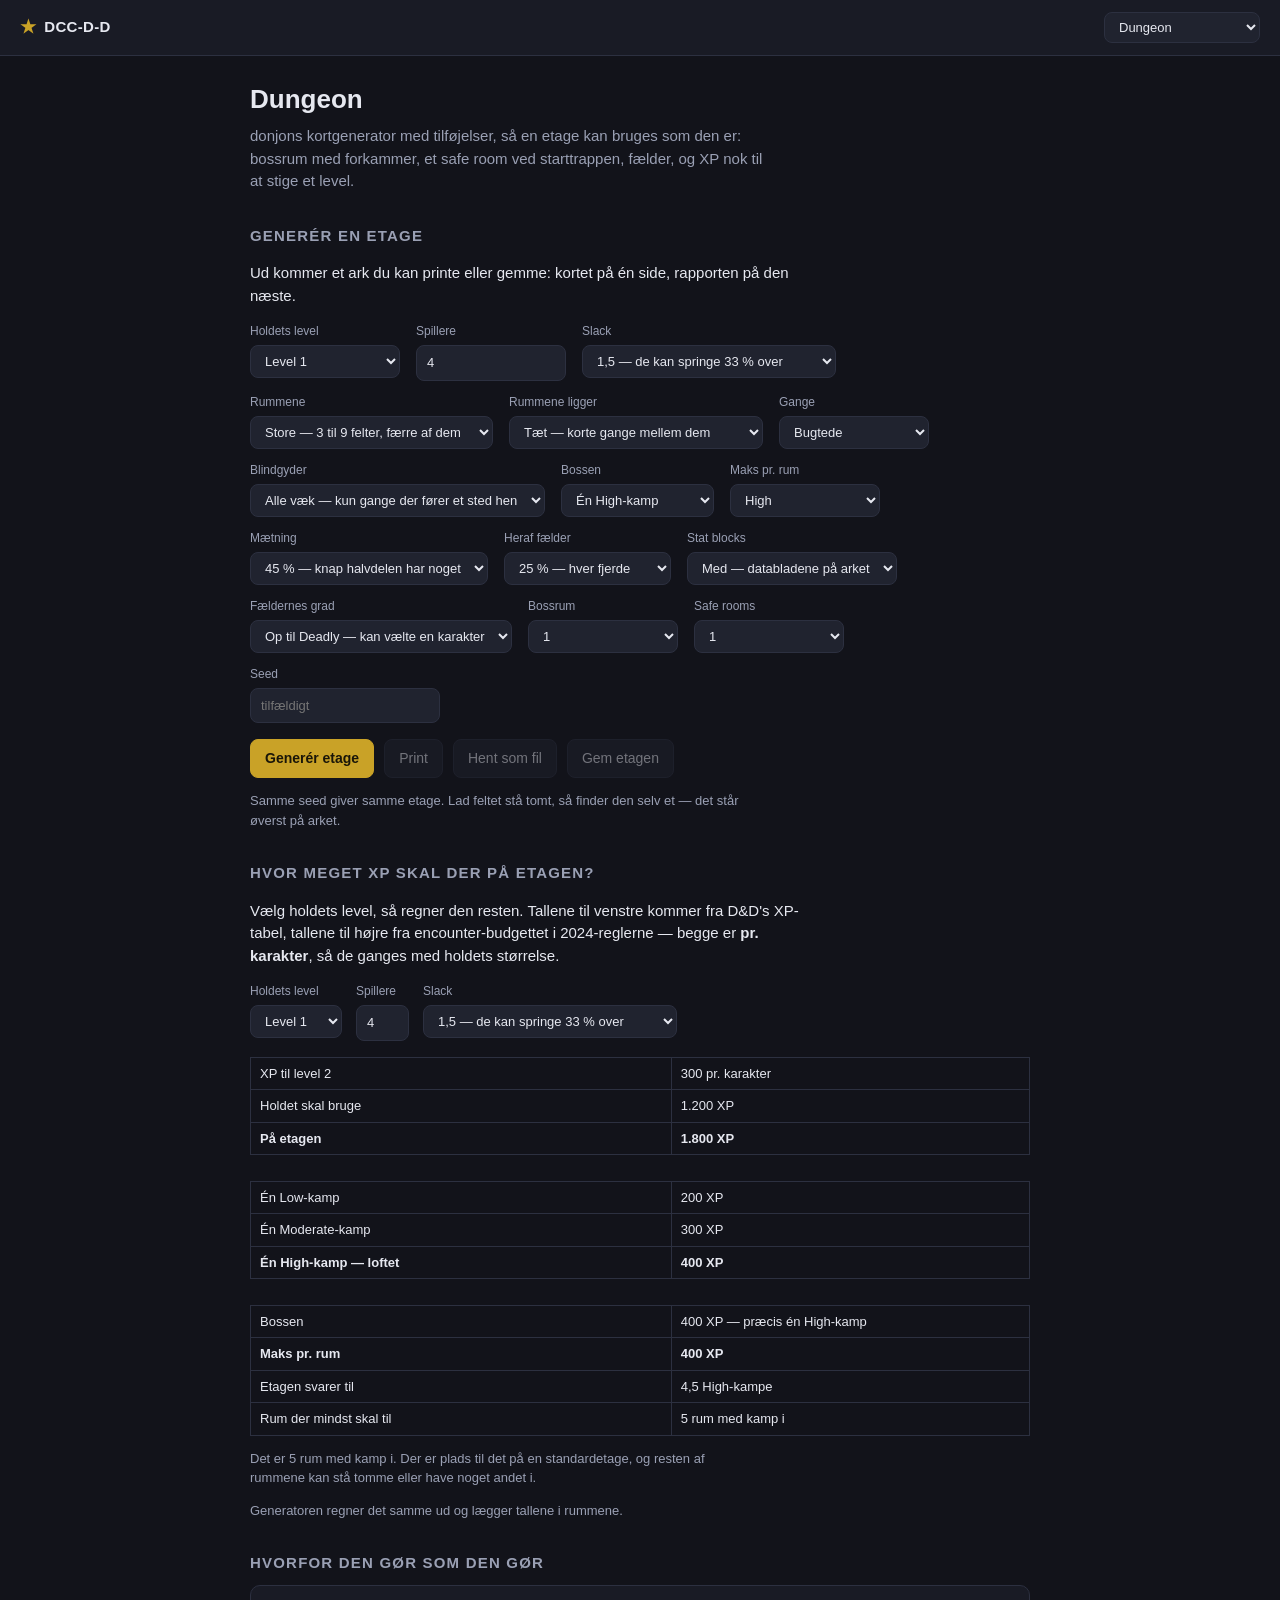
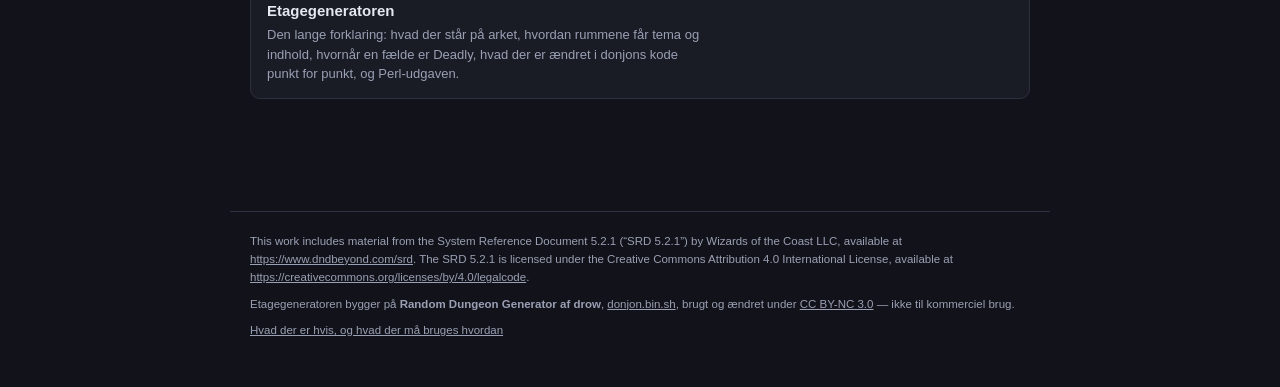
<file: docs/dungeon.html>
<!DOCTYPE html>
<html lang="da">
<head>
<meta charset="utf-8">
<meta name="viewport" content="width=device-width, initial-scale=1">
<title>Dungeon — DCC-D-D</title>
<link rel="icon" href="data:image/svg+xml,%3Csvg xmlns='http://www.w3.org/2000/svg' viewBox='0 0 32 32'%3E%3Crect width='32' height='32' rx='6' fill='%2312131a'/%3E%3Cpath d='M16 6l2.9 6.2 6.6.9-4.8 4.8 1.2 6.7-5.9-3.2-5.9 3.2 1.2-6.7L6.5 13.1l6.6-.9z' fill='%23c9a227'/%3E%3C/svg%3E">
<link rel="stylesheet" href="../assets/css/app.css">
</head>
<body>

<header class="topbar">
  <div class="brand">
    <span class="brand-mark">&#9733;</span>
    <span>DCC-D-D</span>
  </div>
  <nav class="tabs"></nav>
  <div class="topbar-right">
    <label class="site-nav-wrap">
      <span class="visually-hidden">Vælg side</span>
      <select class="site-nav" onchange="if(this.value)location.href=this.value">
        <option value="../index.html">Loot Box Generator</option>
        <option value="index.html">Docs</option>
        <option value="" selected>Dungeon</option>
      </select>
    </label>
  </div>
</header>

<main class="doc-main">

  <h1>Dungeon</h1>
  <p class="lead">donjons kortgenerator med tilføjelser, så en etage kan bruges som
    den er: bossrum med forkammer, et safe room ved starttrappen, fælder, og XP nok
    til at stige et level.</p>

  <h2>Generér en etage</h2>
  <p>Ud kommer et ark du kan printe eller gemme: kortet på én side, rapporten på
    den næste.</p>

  <form class="calc gen" id="gen" onsubmit="return false">
    <label>Holdets level
      <select id="gLevel"></select>
    </label>
    <label>Spillere
      <input type="number" id="gSize" value="4" min="1" max="8" step="1">
    </label>
    <label>Slack
      <select id="gSlack">
        <option value="1">1,0 — de skal rydde hele etagen</option>
        <option value="1.25">1,25 — de kan springe 20 % over</option>
        <option value="1.5" selected>1,5 — de kan springe 33 % over</option>
        <option value="2">2,0 — de kan springe halvdelen over</option>
      </select>
    </label>
    <label>Rummene
      <select id="gRoom">
        <option value="5">Små — 3 til 5 felter, mange af dem</option>
        <option value="7">Mellem — 3 til 7 felter</option>
        <option value="9" selected>Store — 3 til 9 felter, færre af dem</option>
      </select>
    </label>
    <label>Rummene ligger
      <select id="gLayout">
        <option value="Packed" selected>Tæt — korte gange mellem dem</option>
        <option value="Scattered">Spredt — donjons eget, lange gange</option>
      </select>
    </label>
    <label>Gange
      <select id="gCorr">
        <option value="Bent" selected>Bugtede</option>
        <option value="Straight">Lige</option>
        <option value="Labyrinth">Labyrint</option>
      </select>
    </label>
    <label>Blindgyder
      <select id="gDead">
        <option value="100" selected>Alle væk — kun gange der fører et sted hen</option>
        <option value="50">Halvdelen væk</option>
        <option value="0">Alle beholdes</option>
      </select>
    </label>
    <label>Bossen
      <select id="gBoss">
        <option value="high" selected>Én High-kamp</option>
        <option value="moderate">Én Moderate-kamp</option>
        <option value="low">Én Low-kamp</option>
      </select>
    </label>
    <label>Maks pr. rum
      <select id="gCap">
        <option value="high" selected>High</option>
        <option value="moderate">Moderate</option>
        <option value="low">Low</option>
      </select>
    </label>
    <label>Mætning
      <select id="gSat">
        <option value="25">25 % — meget tomt</option>
        <option value="45" selected>45 % — knap halvdelen har noget</option>
        <option value="65">65 % — de fleste rum</option>
        <option value="85">85 % — næsten alle</option>
        <option value="100">100 % — hvert eneste rum</option>
      </select>
    </label>
    <label>Heraf fælder
      <select id="gTrap">
        <option value="0">Ingen — kun monstre</option>
        <option value="25" selected>25 % — hver fjerde</option>
        <option value="50">50 % — halvdelen</option>
        <option value="75">75 % — mest fælder</option>
      </select>
    </label>
    <label>Stat blocks
      <select id="gStats">
        <option value="yes" selected>Med — databladene på arket</option>
        <option value="no">Uden — kun kort og rapport</option>
      </select>
    </label>
    <label>Fældernes grad
      <select id="gGrade">
        <option value="all" selected>Op til Deadly — kan vælte en karakter</option>
        <option value="nuisance">Kun Nuisance — besvær, ikke død</option>
      </select>
    </label>
    <label>Bossrum
      <select id="gBosses"></select>
    </label>
    <label>Safe rooms
      <select id="gSafes"></select>
    </label>
    <label>Seed
      <input type="text" id="gSeed" inputmode="numeric" placeholder="tilfældigt">
    </label>
  </form>

  <p class="gen-actions">
    <button type="button" id="gRun" class="btn btn-primary">Generér etage</button>
    <button type="button" id="gPrint" class="btn" disabled>Print</button>
    <button type="button" id="gSave" class="btn" disabled>Hent som fil</button>
    <button type="button" id="gKeep" class="btn" disabled>Gem etagen</button>
  </p>
  <p class="note" id="gNote">Samme seed giver samme etage. Lad feltet stå tomt, så
    finder den selv et — det står øverst på arket.</p>

  <div id="gKeptWrap" hidden>
    <h2>Gemte etager</h2>
    <table id="gKept"></table>
    <p class="note">En gemt etage er dens indstillinger og dens seed, ikke et billede af
      kortet: den laves forfra når du åbner den. Det giver den samme etage, så længe
      generatoren ikke selv bliver lavet om. Skal en etage ligge fast for altid, så brug
      <b>Hent som fil</b>.</p>
  </div>

  <div id="sheetWrap" class="sheet-wrap" hidden><div class="dsheet" id="sheet"></div></div>

  <script src="../assets/data/monsters.js"></script>
  <script src="../assets/data/traps.js"></script>
  <script src="../assets/data/traps-dcc.js"></script>
  <script src="../assets/data/statblocks.js"></script>
  <script src="../assets/js/dungeon.js"></script>
  <script src="../assets/js/encounters.js"></script>
  <script src="../assets/js/dungeon-map.js"></script>
  <script>
  (function () {
    var lvl = document.getElementById('gLevel');
    for (var i = 1; i <= 20; i++) {
      var o = document.createElement('option');
      o.value = i; o.textContent = 'Level ' + i;
      if (i === 1) o.selected = true;
      lvl.appendChild(o);
    }

    /* Antal bossrum og safe rooms. Fire er rigeligt: en etage med fem bosser
       deler det samme budget ud i fem dele, og så er ingen af dem en boss. */
    [['gBosses', 1, 1], ['gSafes', 0, 1]].forEach(function (spec) {
      var sel = document.getElementById(spec[0]);
      for (var k = spec[1]; k <= 4; k++) {
        var o = document.createElement('option');
        o.value = k; o.textContent = k;
        if (k === spec[2]) o.selected = true;
        sel.appendChild(o);
      }
    });

    /* Arkets CSS kommer fra generatoren selv, så siden og den hentede fil
       viser det samme. */
    var st = document.createElement('style');
    st.textContent = DUNGEON.css;
    document.head.appendChild(st);

    var wrap = document.getElementById('sheetWrap');
    var out = document.getElementById('sheet');
    var note = document.getElementById('gNote');
    var current = null;

    function val(id) { return document.getElementById(id).value; }

    /* Indstillingerne huskes i browseren, så man ikke skal sætte det hele op
       igen efter en opdatering.

       Seedet er med — også selv om et husket seed betyder, at Generér giver
       den samme etage igen. Feltet skrives aldrig af siden selv, så står der
       noget, er det tastet med vilje, og så er det værd at beholde. Vil man
       have en ny etage, rydder man feltet. */
    var K_GEN = 'dccdd.dungeon.v1';
    var FIELDS = ['gLevel', 'gSize', 'gSlack', 'gRoom', 'gLayout', 'gCorr',
                  'gDead', 'gBoss', 'gCap', 'gSat', 'gTrap', 'gGrade',
                  'gStats', 'gBosses', 'gSafes', 'gSeed'];

    function saveSettings() {
      var out = {};
      FIELDS.forEach(function (id) { out[id] = val(id); });
      /* Lageret kan være lukket — privat vindue, eller en browser der ikke
         giver file:// adgang. Så huskes der bare ikke; siden virker. */
      try { localStorage.setItem(K_GEN, JSON.stringify(out)); } catch (e) { }
    }

    /* Sæt felterne fra et gemt sæt. En gemt værdi kan være en mulighed der
       ikke findes længere; sætter man den alligevel, står feltet tomt, og et
       tomt felt er værre end standarden. */
    function applyFields(saved) {
      if (!saved) return;
      FIELDS.forEach(function (id) {
        var el = document.getElementById(id), v = saved[id];
        if (!el || v === undefined || v === null) return;
        if (el.tagName === 'SELECT') {
          var ok = Array.prototype.some.call(el.options, function (o) {
            return o.value === v;
          });
          if (!ok) return;
        }
        el.value = v;
      });
    }

    function loadSettings() {
      try { applyFields(JSON.parse(localStorage.getItem(K_GEN) || 'null')); }
      catch (e) { /* ingen adgang eller ødelagt data — standarden står */ }
    }

    loadSettings();
    var form = document.getElementById('gen');
    form.addEventListener('change', saveSettings);
    form.addEventListener('input', saveSettings);

    function run() {
      var seed = parseInt(val('gSeed'), 10);
      if (!(seed >= 0)) seed = Math.floor(Math.random() * 1e9);

      current = DUNGEON.create({
        seed: seed,
        room_max: +val('gRoom'),
        room_layout: val('gLayout'),
        corridor_layout: val('gCorr'),
        remove_deadends: +val('gDead'),
        party_level: +val('gLevel'),
        party_size: Math.max(1, Math.min(8, +val('gSize') || 4)),
        xp_slack: +val('gSlack'),
        boss_fight: val('gBoss'),
        room_cap: val('gCap'),
        saturation: +val('gSat'),
        trap_share: +val('gTrap'),
        trap_grade: val('gGrade'),
        boss_rooms: +val('gBosses'),
        safe_rooms: +val('gSafes')
      });

      /* Fyld rummene og dørene ud. Skabningerne er SRD'ens; fælderne er
         SRD'ens otte plus vores egne, som ligger i traps-dcc.js — otte er
         for få, og en dør skal have en fælde der kan sidde på en dør.
         Etagen er den samme uanset om den bliver stokket: det er kun noter
         der lægges oveni. */
      if (window.ENCOUNTERS && window.MONSTERS) {
        ENCOUNTERS.stock(current, window.MONSTERS,
          (window.TRAPS || []).concat(window.TRAPS_DCC || []),
          val('gStats') === 'yes' ? window.STATBLOCKS : null);
      }

      /* Seedet skrives med vilje ikke tilbage i feltet. Gør man det, bliver
         næste tryk på Generér den samme etage om igen, og det man som regel
         vil, er en ny. Seedet står på arket. */
      out.innerHTML = DUNGEON.sheet(current);
      wrap.hidden = false;
      document.getElementById('gPrint').disabled = false;
      document.getElementById('gSave').disabled = false;
      document.getElementById('gKeep').disabled = false;

      var xp = current.xp, fit = current.fit;
      var size = current.n_rows + ' × ' + current.n_cols + ' med '
        + current.n_rooms + ' rum';
      if (xp.short) {
        note.textContent = 'Der er ' + xp.short.toLocaleString('da-DK') + ' XP tilbage. '
          + 'Etagen er regnet til ' + fit.planned + ' rum og endte på ' + size
          + ', og budgettet kan stadig ikke ligge der uden at bryde loftet. '
          + 'Sænk slack, hæv loftet pr. rum, eller sæt mætningen op.';
      } else if (!current.near_entrance && (current.safes || []).length) {
        note.textContent = 'Etagen er klar — ' + size + ', men intet safe room støder '
          + 'op til starttrappen: rummet for enden af gangen derfra er etagens '
          + 'gennemgang og kan ikke lukkes ned til én dør. Tryk Generér igen, så '
          + 'kommer der en anden etage — det lykkes på omkring fem ud af seks. '
          + 'Seed ' + seed + '.';
      } else if (!(current.safes || []).length && current.safe_rooms) {
        note.textContent = 'Etagen er klar — ' + size + ', men uden safe room: intet '
          + 'rum kunne skæres ned til 3 × 3 med én dør. Prøv igen. Seed ' + seed + '.';
      } else {
        note.textContent = 'Etagen er klar — ' + size + '. Størrelsen er regnet ud af '
          + 'indstillingerne (' + fit.planned + ' rum skulle der til). Seed ' + seed
          + ' — skriv det ned, så kan den laves igen.';
      }
    }

    /* Printet skal vise arket og ikke resten af siden. */
    document.getElementById('gPrint').addEventListener('click', function () {
      document.body.classList.add('printing-sheet');
      window.print();
    });
    window.addEventListener('afterprint', function () {
      document.body.classList.remove('printing-sheet');
    });

    document.getElementById('gSave').addEventListener('click', function () {
      if (!current) return;
      var blob = new Blob([DUNGEON.page(current)], { type: 'text/html;charset=utf-8' });
      var a = document.createElement('a');
      a.href = URL.createObjectURL(blob);
      a.download = 'etage-' + current.seed + '.html';
      document.body.appendChild(a);
      a.click();
      document.body.removeChild(a);
      setTimeout(function () { URL.revokeObjectURL(a.href); }, 1000);
    });

    document.getElementById('gRun').addEventListener('click', run);

    /* ---------- gemte etager ----------
     *
     * En etage er en ren funktion af sit seed og sine indstillinger, så det
     * er dem der gemmes — ikke arket. Det fylder nogle få hundrede tegn i
     * stedet for hundrede kilobyte, og etagen laves forfra når den åbnes.
     * Prisen er, at en etage kan se anderledes ud, hvis generatoren selv
     * bliver lavet om; skal en etage ligge fast for altid, er Hent som fil
     * svaret, og det står på siden.
     */
    var K_KEPT = 'dccdd.dungeons.v1';
    var MAX_KEPT = 60;

    function esc(t) {
      return String(t).replace(/[&<>"]/g, function (c) {
        return { '&': '&amp;', '<': '&lt;', '>': '&gt;', '"': '&quot;' }[c];
      });
    }

    function readKept() {
      try {
        var v = JSON.parse(localStorage.getItem(K_KEPT) || '[]');
        return Object.prototype.toString.call(v) === '[object Array]' ? v : [];
      } catch (e) { return []; }
    }

    function writeKept(list) {
      try { localStorage.setItem(K_KEPT, JSON.stringify(list)); return true; }
      catch (e) { return false; }
    }

    function keptName(d) {
      return 'Level ' + d.xp.level + ' · ' + d.n_rooms + ' rum · seed ' + d.seed;
    }

    function when(iso) {
      var t = new Date(iso);
      if (isNaN(t.getTime())) return '';
      try {
        return t.toLocaleString('da-DK', { dateStyle: 'short', timeStyle: 'short' });
      } catch (e) { return t.toISOString().slice(0, 16).replace('T', ' '); }
    }

    var keptWrap = document.getElementById('gKeptWrap');
    var keptTable = document.getElementById('gKept');

    function drawKept() {
      var list = readKept();
      keptWrap.hidden = !list.length;
      if (!list.length) { keptTable.innerHTML = ''; return; }
      var rows = ['<tr><th>Etage</th><th>Gemt</th><th></th></tr>'];
      list.forEach(function (x, i) {
        rows.push('<tr><td>' + esc(x.name) + '</td><td>' + esc(when(x.at)) + '</td>'
          + '<td class="kept-do">'
          + '<button type="button" class="btn btn-sm" data-open="' + i + '">Åbn</button> '
          + '<button type="button" class="btn btn-sm btn-danger" data-del="' + i
          + '">Slet</button></td></tr>');
      });
      keptTable.innerHTML = rows.join('');
    }

    document.getElementById('gKeep').addEventListener('click', function () {
      if (!current) return;
      var fields = {};
      FIELDS.forEach(function (id) { fields[id] = val(id); });
      /* Det seed etagen faktisk blev lavet med — feltet kan have stået tomt,
         og så fandt generatoren selv et. */
      fields.gSeed = String(current.seed);

      var fallback = keptName(current);
      var name = window.prompt('Navn på etagen', fallback);
      if (name === null) return;                 // fortrudt

      var list = readKept();
      list.unshift({ name: (name.trim() || fallback).slice(0, 80),
                     at: new Date().toISOString(), fields: fields });
      if (list.length > MAX_KEPT) list.length = MAX_KEPT;
      if (!writeKept(list)) {
        note.textContent = 'Etagen kunne ikke gemmes — browseren vil ikke lade siden '
          + 'gemme noget, eller der er ikke plads til flere. Brug Hent som fil i stedet.';
        return;
      }
      drawKept();
      note.textContent = 'Gemt. Etagen står nu under Gemte etager og kan åbnes igen.';
    });

    keptTable.addEventListener('click', function (e) {
      var open = e.target.getAttribute && e.target.getAttribute('data-open');
      var del = e.target.getAttribute && e.target.getAttribute('data-del');
      var list = readKept();

      if (open !== null && open !== undefined) {
        var x = list[+open];
        if (!x) return;
        applyFields(x.fields);
        saveSettings();
        run();
        wrap.scrollIntoView({ behavior: 'smooth', block: 'start' });
        return;
      }
      if (del !== null && del !== undefined) {
        var gone = list[+del];
        if (!gone) return;
        if (!window.confirm('Slet «' + gone.name + '»?')) return;
        list.splice(+del, 1);
        writeKept(list);
        drawKept();
      }
    });

    drawKept();
  }());
  </script>

  <h2>Hvor meget XP skal der på etagen?</h2>
  <p>Vælg holdets level, så regner den resten. Tallene til venstre kommer fra D&amp;D's
    XP-tabel, tallene til højre fra encounter-budgettet i 2024-reglerne — begge er
    <b>pr. karakter</b>, så de ganges med holdets størrelse.</p>

  <form class="calc" id="calc" onsubmit="return false">
    <label>Holdets level
      <select id="cLevel"></select>
    </label>
    <label>Spillere
      <input type="number" id="cSize" value="4" min="1" max="8" step="1">
    </label>
    <label>Slack
      <select id="cSlack">
        <option value="1">1,0 — de skal rydde hele etagen</option>
        <option value="1.25">1,25 — de kan springe 20 % over</option>
        <option value="1.5" selected>1,5 — de kan springe 33 % over</option>
        <option value="2">2,0 — de kan springe halvdelen over</option>
      </select>
    </label>
  </form>

  <table id="cOut"></table>
  <p class="note" id="cNote"></p>

  <script>
  (function () {
    // XP der skal til for at stige ét level, pr. karakter.
    var toNext = {1:300,2:600,3:1800,4:3800,5:7500,6:9000,7:11000,8:14000,
      9:16000,10:21000,11:15000,12:20000,13:20000,14:25000,15:30000,
      16:30000,17:40000,18:40000,19:50000,20:0};

    // Budget for én kamp, pr. karakter. D&D 2024.
    var enc = {
      1:[50,75,100], 2:[100,150,200], 3:[150,225,400], 4:[250,375,500],
      5:[500,750,1100], 6:[600,1000,1400], 7:[750,1300,1700],
      8:[1000,1700,2100], 9:[1300,2000,2600], 10:[1600,2300,3100],
      11:[1900,2900,4100], 12:[2200,3700,4700], 13:[2600,4200,5400],
      14:[2900,4900,6200], 15:[3300,5400,7800], 16:[3800,6100,9800],
      17:[4500,7200,11700], 18:[5000,8700,14200], 19:[5500,10700,17200],
      20:[6400,13200,22000]
    };

    var lvl = document.getElementById('cLevel');
    for (var i = 1; i <= 20; i++) {
      var o = document.createElement('option');
      o.value = i; o.textContent = 'Level ' + i;
      if (i === 1) o.selected = true;
      lvl.appendChild(o);
    }

    function n(x) { return x.toLocaleString('da-DK'); }

    function calc() {
      var L = +lvl.value;
      var size = Math.max(1, Math.min(8, +document.getElementById('cSize').value || 4));
      var slack = +document.getElementById('cSlack').value;
      var need = toNext[L] * size;
      var floor = Math.round(need * slack);
      var low = enc[L][0] * size, mod = enc[L][1] * size, high = enc[L][2] * size;
      var fights = high ? floor / high : 0;
      var rooms = high ? Math.ceil(floor / high) : 0;

      var rows = [
        [L < 20 ? 'XP til level ' + (L + 1) : 'Level 20',
          toNext[L] ? n(toNext[L]) + ' pr. karakter' : 'toppen — intet level mere'],
        ['Holdet skal bruge', toNext[L] ? n(need) + ' XP' : '— level 20 er toppen'],
        ['<b>På etagen</b>', toNext[L] ? '<b>' + n(floor) + ' XP</b>' : '—'],
        ['&nbsp;', ''],
        ['Én Low-kamp', n(low) + ' XP'],
        ['Én Moderate-kamp', n(mod) + ' XP'],
        ['<b>Én High-kamp — loftet</b>', '<b>' + n(high) + ' XP</b>'],
        ['&nbsp;', ''],
        ['Bossen', n(high) + ' XP — præcis én High-kamp'],
        ['<b>Maks pr. rum</b>', '<b>' + n(high) + ' XP</b>'],
        ['Etagen svarer til',
          toNext[L] ? fights.toFixed(1).replace('.', ',') + ' High-kampe' : '—'],
        ['Rum der mindst skal til', toNext[L] ? rooms + ' rum med kamp i' : '—']
      ];
      document.getElementById('cOut').innerHTML = rows.map(function (r) {
        return '<tr><td>' + r[0] + '</td><td>' + r[1] + '</td></tr>';
      }).join('');

      var note = '';
      if (!toNext[L]) {
        note = 'Level 20 er toppen — der er ikke et level mere at stige til.';
      } else if (rooms > 12) {
        note = 'Det er ' + rooms + ' rum med kamp i. Standardetagen på 38 × 38 giver '
             + 'op mod sytten rumforsøg og i praksis færre, så budgettet kan ikke '
             + 'ligge i rummene alene. Sænk slack, giv etagen flere rum, eller lad '
             + 'noget af XP\'en ligge i gangene.';
      } else if (rooms > 8) {
        note = 'Det er ' + rooms + ' rum med kamp i — tæt på hvad en standardetage kan '
             + 'rumme. Vil du have luft, så sænk slack eller gør etagen større.';
      } else {
        note = 'Det er ' + rooms + ' rum med kamp i. Der er plads til det på en '
             + 'standardetage, og resten af rummene kan stå tomme eller have noget '
             + 'andet i.';
      }
      document.getElementById('cNote').textContent = note;
    }

    document.getElementById('calc').addEventListener('input', calc);
    document.getElementById('calc').addEventListener('change', calc);
    calc();
  }());
  </script>

  <p class="note">Generatoren regner det samme ud og lægger tallene i rummene.</p>

  <h2>Hvorfor den gør som den gør</h2>
  <ul class="doc-list">
    <li><a class="doc-card" href="https://github.com/aesbech/DCC-D-D/blob/main/docs/etagegeneratoren.md">
      <b>Etagegeneratoren</b>
      <span>Den lange forklaring: hvad der står på arket, hvordan rummene får tema og
        indhold, hvornår en fælde er Deadly, hvad der er ændret i donjons kode punkt for
        punkt, og Perl-udgaven.</span>
    </a></li>
  </ul>

</main>

<footer class="colophon" id="kredit">
  <p>This work includes material from the System Reference Document 5.2.1
    (“SRD 5.2.1”) by Wizards of the Coast LLC, available at
    <a href="https://www.dndbeyond.com/srd">https://www.dndbeyond.com/srd</a>.
    The SRD 5.2.1 is licensed under the Creative Commons Attribution 4.0
    International License, available at
    <a href="https://creativecommons.org/licenses/by/4.0/legalcode">https://creativecommons.org/licenses/by/4.0/legalcode</a>.</p>
  <p>Etagegeneratoren bygger på <b>Random Dungeon Generator af drow</b>,
    <a href="https://donjon.bin.sh/">donjon.bin.sh</a>, brugt og ændret under
    <a href="https://creativecommons.org/licenses/by-nc/3.0/">CC BY-NC 3.0</a> —
    ikke til kommerciel brug.</p>
  <p><a href="https://github.com/aesbech/DCC-D-D/blob/main/LICENSE.md">Hvad der er
    hvis, og hvad der må bruges hvordan</a></p>
</footer>

</body>
</html>
</file>
<file: assets/css/app.css>
:root{
  --bg:#12131a;
  --bg-2:#191b25;
  --bg-3:#20232f;
  --line:#2c3040;
  --line-soft:#242836;
  --text:#e6e8f0;
  --muted:#9aa0b4;
  --accent:#c9a227;
  --accent-2:#e0b93c;
  --danger:#e05252;
  --ok:#4ade80;

  --r-common:#b9bec9;
  --r-uncommon:#4ade80;
  --r-rare:#60a5fa;
  --r-very_rare:#c084fc;
  --r-legendary:#fbbf24;

  --radius:10px;

  /* Kortfarver efter type, brugt på kortets venstrekant. */
  --t-weapon:#c0453d;
  --t-ammo:#a15a34;
  --t-armor:#3b82c4;
  --t-tool:#d29122;
  --t-poison:#4f9c40;
  --t-potion:#23a396;
  --t-arcane:#8b5cd6;
  --t-vehicle:#7b8494;
  --t-class:#c9a227;
  --t-gear:#9b7c46;
  --t-other:#8b91a3;
}

*{box-sizing:border-box}
html,body{margin:0;padding:0}
body{
  background:var(--bg);
  color:var(--text);
  font:15px/1.5 -apple-system,BlinkMacSystemFont,"Segoe UI",Roboto,Helvetica,Arial,sans-serif;
  -webkit-font-smoothing:antialiased;
}
h2{font-size:15px;letter-spacing:.04em;text-transform:uppercase;color:var(--muted);margin:0 0 10px}
h3{font-size:14px;margin:0 0 8px}
a{color:var(--accent-2)}

/* ---------- topbar ---------- */
.topbar{
  display:flex;align-items:center;gap:24px;
  padding:0 20px;height:56px;
  background:var(--bg-2);border-bottom:1px solid var(--line);
  position:sticky;top:0;z-index:20;
}
.brand{display:flex;align-items:center;gap:8px;font-weight:600;letter-spacing:.02em;white-space:nowrap}
.brand-mark{color:var(--accent);font-size:18px}
.tabs{display:flex;gap:2px;flex:1}
.tab{
  background:none;border:0;color:var(--muted);
  padding:8px 14px;border-radius:8px;cursor:pointer;font:inherit;
}
.tab:hover{color:var(--text);background:var(--bg-3)}
.tab.is-active{color:var(--bg);background:var(--accent);font-weight:600}
/* Sidevælger: Generator, Docs og Dungeon er tre sider, ikke tre faner.
   En select frem for en menu, fordi den virker med tastatur og på telefon
   uden en linje JavaScript til at åbne og lukke noget. */
.site-nav{
  background:var(--bg-3);color:var(--text);
  border:1px solid var(--line);border-radius:8px;
  padding:6px 10px;font:inherit;font-size:13px;cursor:pointer;
}
.site-nav:hover{border-color:var(--accent)}
.site-nav:focus-visible{outline:2px solid var(--accent);outline-offset:1px}
.site-nav-wrap{display:inline-flex;align-items:center}
.visually-hidden{
  position:absolute;width:1px;height:1px;margin:-1px;padding:0;
  overflow:hidden;clip:rect(0 0 0 0);white-space:nowrap;border:0;
}

/* ---------- docs-sider ---------- */
.doc-main{max-width:820px;margin:0 auto;padding:24px 20px 64px}
.doc-main h1{font-size:26px;margin:0 0 6px}
.doc-main h2{font-size:15px;margin:32px 0 10px;text-transform:uppercase;
  letter-spacing:.08em;color:var(--muted)}
.doc-main .lead{color:var(--muted);margin:0 0 24px;max-width:62ch}
.doc-main p{max-width:68ch}
.doc-list{display:grid;gap:12px;margin:0;padding:0;list-style:none}
.doc-card{
  display:block;background:var(--bg-2);border:1px solid var(--line);
  border-radius:10px;padding:14px 16px;text-decoration:none;color:inherit;
}
.doc-card:hover{border-color:var(--accent)}
.doc-card b{display:block;font-size:15px;margin-bottom:3px}
.doc-card span{display:block;color:var(--muted);font-size:13px;max-width:60ch}
.doc-card .doc-tag{
  display:inline-block;margin-top:8px;font-size:11px;letter-spacing:.06em;
  text-transform:uppercase;color:var(--bg);background:var(--accent);
  border-radius:5px;padding:2px 7px;font-weight:600;
}
.doc-main table{width:100%;border-collapse:collapse;font-size:13px;margin:12px 0}
.doc-main th,.doc-main td{
  border:1px solid var(--line);padding:6px 9px;text-align:left;vertical-align:top}
.doc-main th{background:var(--bg-3);font-size:12px;
  text-transform:uppercase;letter-spacing:.05em;color:var(--muted)}
.doc-main pre{
  background:var(--bg-2);border:1px solid var(--line);border-radius:8px;
  padding:12px 14px;overflow-x:auto;font-size:12.5px;line-height:1.5}
.doc-main code{font-size:12.5px}
.doc-main .note{color:var(--muted);font-size:13px;max-width:68ch}

/* Regnemaskinen på Dungeon-siden */
.calc{display:flex;flex-wrap:wrap;gap:14px;margin:14px 0 16px}
.calc label{display:flex;flex-direction:column;gap:5px;font-size:12px;color:var(--muted)}
.calc select,.calc input{
  background:var(--bg-3);color:var(--text);border:1px solid var(--line);
  border-radius:8px;padding:7px 10px;font:inherit;font-size:13px;
}
.calc select:focus-visible,.calc input:focus-visible{
  outline:2px solid var(--accent);outline-offset:1px}
#cOut td:last-child{width:46%;white-space:nowrap}
#cOut tr:has(td:empty) td{border:0;padding:3px}

/* Etagegeneratoren. Arket ligger på hvidt papir midt i en mørk side, så det
   får en ramme og lidt luft — man skal kunne se hvor papiret slutter. */
.gen{gap:12px 16px}
.gen label{min-width:150px}
.gen-actions{display:flex;flex-wrap:wrap;gap:10px;margin:0 0 10px}
/* Knapperne i listen over gemte etager skal blive paa én linje. */
.kept-do{text-align:right;white-space:nowrap}
.btn[disabled]{opacity:.45;cursor:default}
.btn[disabled]:hover{border-color:var(--line);color:var(--text)}
.sheet-wrap{
  margin:18px 0 22px;border:1px solid var(--line);border-radius:10px;
  overflow:hidden;background:#fff;
}

/* Kolofonen. Den står i HTML og ikke i JavaScript: en kredit der er et krav,
   må ikke afhænge af at et script nåede at køre. */
.colophon{
  max-width:820px;margin:48px auto 0;padding:20px 20px 40px;
  border-top:1px solid var(--line);
  color:var(--muted);font-size:11.5px;line-height:1.6;
}
.colophon p{margin:0 0 8px;max-width:none}
.colophon a{color:inherit}

.topbar-right{color:var(--muted);font-size:12px}
.save-state.flash{color:var(--ok)}

/* ---------- layout ---------- */
main{max-width:1180px;margin:0 auto;padding:20px}
.view{display:none}
.view.is-active{display:block}
.panel{
  background:var(--bg-2);border:1px solid var(--line);
  border-radius:var(--radius);padding:16px;margin-bottom:16px;
}
.row{display:flex;gap:10px;align-items:flex-end;flex-wrap:wrap}
.spacer{flex:1}
.hidden{display:none}
.hint{color:var(--muted);font-size:13px;margin:8px 0 0}
/* Står en forklaring mellem to felter, skal den have luft under sig — ellers
   klæber den til etiketten på det næste felt og ligner en del af det. */
.hint + .field,.hint + .check{margin-top:16px}
.print-help{margin-top:12px;font-size:13px}
.print-help summary{color:var(--accent-2);cursor:pointer;width:max-content}
.print-help ul{margin:8px 0 0;padding-left:20px}
.print-help li{margin-bottom:6px}

/* ---------- form ---------- */
.field{display:flex;flex-direction:column;gap:4px;font-size:12px;color:var(--muted)}
.field-sm input{width:90px}
.field-grow{flex:1;min-width:200px}
.field-grow input{width:100%}
.warn-text{color:var(--danger)}
input,select,textarea{
  background:var(--bg-3);color:var(--text);
  border:1px solid var(--line);border-radius:8px;
  padding:8px 10px;font:inherit;font-size:14px;
}
input:focus,select:focus,textarea:focus{outline:2px solid var(--accent);outline-offset:-1px}
textarea{width:100%;font-family:ui-monospace,SFMono-Regular,Menlo,monospace;font-size:13px;margin:10px 0}
.check{display:flex;align-items:center;gap:8px;margin-bottom:12px;cursor:pointer}
.check input{width:auto}

.btn{
  background:var(--bg-3);color:var(--text);
  border:1px solid var(--line);border-radius:8px;
  padding:8px 14px;cursor:pointer;font:inherit;font-size:14px;white-space:nowrap;
}
.btn:hover{border-color:var(--accent);color:var(--accent-2)}
.btn-primary{background:var(--accent);color:#1a1608;border-color:var(--accent);font-weight:600}
.btn-primary:hover{background:var(--accent-2);color:#1a1608}
.btn-danger:hover{border-color:var(--danger);color:var(--danger)}
.btn-ghost{background:none}
.btn-sm{padding:4px 10px;font-size:13px}
.file-btn{display:inline-block}

/* ---------- pack editor ---------- */
.split{display:grid;grid-template-columns:230px 1fr;gap:16px;align-items:start}
.sidebar{background:var(--bg-2);border:1px solid var(--line);border-radius:var(--radius);padding:12px}
.sidebar-head{display:flex;justify-content:space-between;align-items:center;margin-bottom:10px}
.sidebar-head h2{margin:0}
.pack-list{list-style:none;margin:0;padding:0;display:flex;flex-direction:column;gap:2px}
.pack-list button{
  width:100%;text-align:left;background:none;border:0;color:var(--muted);
  padding:8px 10px;border-radius:8px;cursor:pointer;font:inherit;
}
.pack-list button:hover{background:var(--bg-3);color:var(--text)}
.pack-list button.is-active{background:var(--bg-3);color:var(--accent-2);font-weight:600}
.detail{min-width:0}

.tier{border:1px solid var(--line);border-radius:var(--radius);margin-bottom:12px;overflow:hidden}
.tier-head{
  display:flex;align-items:center;gap:10px;
  background:var(--bg-3);padding:10px 12px;border-bottom:1px solid var(--line);
}
.tier-head input{background:var(--bg-2)}
.tier-body{padding:12px}

.card-row{
  border:1px solid var(--line-soft);border-radius:8px;
  padding:10px;margin-bottom:10px;background:var(--bg-3);
}
.card-row-head{display:flex;align-items:center;gap:10px;margin-bottom:10px;flex-wrap:wrap}
.card-row-head .card-no{
  background:var(--bg-2);border:1px solid var(--line);border-radius:6px;
  padding:2px 8px;font-size:12px;color:var(--muted);white-space:nowrap;
}
.dist{display:flex;gap:8px;flex-wrap:wrap;align-items:flex-end}
.dist .field span{display:flex;align-items:center;gap:5px}
.dot{width:8px;height:8px;border-radius:50%;display:inline-block}
.dist input{width:74px}
.sum{font-size:12px;padding:6px 10px;border-radius:6px;background:var(--bg-2);border:1px solid var(--line)}
.sum.bad{color:var(--danger);border-color:var(--danger)}
.sum.good{color:var(--ok)}
.bar{display:flex;height:6px;border-radius:3px;overflow:hidden;margin-top:8px;background:var(--bg-2)}
.bar span{display:block}

.filter-group{margin-top:12px}
.filter-group h3{margin-bottom:4px}
.scale-box{
  border:1px solid var(--line);border-radius:var(--radius);
  padding:12px;margin-bottom:12px;background:var(--bg-3);
}
.cats{display:flex;flex-wrap:wrap;gap:6px;margin:6px 0 0}
.chip{
  border:1px solid var(--line);background:var(--bg-3);color:var(--muted);
  border-radius:999px;padding:4px 10px;font-size:12px;cursor:pointer;
}
.chip.on{background:var(--accent);border-color:var(--accent);color:#1a1608;font-weight:600}

/* Flow-panelet: spørgsmålet øverst, de to grene ved siden af hinanden nedenunder,
   så det kan læses som det diagram det er. Under 900 px falder grenene under
   hinanden — ja først, fordi det er den gren man tuner. */
/* Foldede paneler. <summary> får sin egen markør, og listemarkøren fjernes,
   så pilen står hvor vi vil have den. */
.flow-panel{padding:0}
.flow-panel>summary{list-style:none;cursor:pointer;padding:10px 14px;display:flex;
  align-items:center;gap:10px;flex-wrap:wrap;border-radius:10px}
.flow-panel>summary::-webkit-details-marker{display:none}
.flow-panel>summary::before{content:'\25B8';color:var(--muted);font-size:11px;flex:none;
  transition:transform .12s ease}
.flow-panel[open]>summary::before{transform:rotate(90deg)}
.flow-panel>summary:hover{background:var(--bg-2)}
.flow-title{font-weight:600;font-size:13px;flex:none}
.flow-body{padding:0 14px 14px}
.flow-sum{display:flex;gap:6px;flex-wrap:wrap;align-items:center;min-width:0}
.sum-chip{font-size:11px;color:var(--muted);border:1px solid var(--line);
  border-radius:999px;padding:1px 8px;white-space:nowrap}
.sum-chip b{color:var(--muted);font-weight:600}
/* Prik på det niveauet selv bestemmer — resten er arvet. */
.sum-chip.is-own{color:var(--fg);border-color:var(--accent)}
.sum-chip.is-own b{color:var(--accent)}
.own-badge{margin-left:auto;font-size:11px;color:var(--accent);flex:none}
.tier>summary{list-style:none;cursor:pointer}
.tier>summary::-webkit-details-marker{display:none}
.tier>summary::before{content:'\25B8';color:var(--muted);font-size:11px;margin-right:8px;
  display:inline-block;transition:transform .12s ease}
.tier[open]>summary::before{transform:rotate(90deg)}
.tier-name{font-weight:600}
.tier-tools .field{margin:0}
.fold-tools{align-items:center;margin:0 0 4px}
.fold-tools .hint{margin:0}

/* Kravlinjen på et class-kort. Den skal springe i øjnene: et Epic Boon på
   level 3 er ikke noget man bare lægger på bordet. */
.card-req{font-size:9.5px;line-height:1.35;margin-top:2px}
.card-req b{font-weight:700}

.flow-diagram{font-family:ui-monospace,SFMono-Regular,Menlo,monospace;font-size:12px;line-height:1.5;white-space:pre;overflow-x:auto;margin:8px 0}
.flow-q{border:1px solid var(--line);border-radius:8px;padding:10px 12px;background:var(--bg-2);margin-bottom:12px}
.flow-q h4{margin:0 0 8px;font-size:13px}
.chance-row{align-items:center;gap:10px}
.chance-row .field{margin:0;width:88px}
/* Grenene ligger som vandrette bånd under hinanden: etiketten i venstre side,
   felterne flyder ud til højre. Det er lavere end to spalter og lettere at
   sammenligne på tværs, fordi de to bånd har samme opbygning. */
.flow-branches{display:flex;flex-direction:column;gap:12px}
.flow-branch{border:1px solid var(--line);border-radius:8px;padding:10px 12px;background:var(--bg-2)}
.flow-branch.is-magic{border-left:3px solid var(--accent)}
.branch-head{display:flex;align-items:baseline;gap:10px;flex-wrap:wrap;margin-bottom:8px}
.flow-branch h4{margin:0;font-size:13px}
.branch-sub{font-size:12px;color:var(--muted)}
.flow-step{display:flex;align-items:flex-start;gap:12px;margin-top:10px}
.flow-step:first-of-type{margin-top:0}
.flow-step h5{flex:none;width:108px;margin:7px 0 0;font-size:11px;letter-spacing:.05em;
  text-transform:uppercase;color:var(--muted)}
.flow-step>div{flex:1 1 auto;min-width:0}
.flow-step .dist{display:flex;flex-wrap:wrap;gap:8px;align-items:flex-end}
.flow-step .dist .field{width:112px;margin:0}
.flow-step .dist .sum{align-self:center}
.flow-step .field input[disabled]{opacity:.45}
@media (max-width:760px){.flow-step{flex-direction:column;gap:4px}.flow-step h5{width:auto;margin-top:0}}

/* ---------- results ---------- */
.results{display:flex;flex-direction:column;gap:16px}
.box{background:var(--bg-2);border:1px solid var(--line);border-radius:var(--radius);padding:14px}
/* Etiketten og målestregen hører til printet — på skærmen står pakkenavnet
   allerede i box-head, og en lineal på en skærm siger ingenting. */
.box-label,.print-check,.print-credit,.cut-right{display:none}
.box-head{display:flex;align-items:center;gap:10px;margin-bottom:12px}
.box-title{font-weight:600}
.box-sub{color:var(--muted);font-size:13px}
.cards{display:grid;grid-template-columns:repeat(auto-fill,minmax(210px,1fr));gap:12px}
.card{
  background:var(--bg-3);border:1px solid var(--line);
  border-left:4px solid var(--line);
  border-radius:8px;padding:12px;min-height:112px;
  display:flex;flex-direction:column;gap:6px;
}
.card.t-weapon{border-left-color:var(--t-weapon)}
.card.t-ammo{border-left-color:var(--t-ammo)}
.card.t-armor{border-left-color:var(--t-armor)}
.card.t-tool{border-left-color:var(--t-tool)}
.card.t-poison{border-left-color:var(--t-poison)}
.card.t-potion{border-left-color:var(--t-potion)}
.card.t-arcane{border-left-color:var(--t-arcane)}
.card.t-vehicle{border-left-color:var(--t-vehicle)}
.card.t-class{border-left-color:var(--t-class)}
.card.t-gear{border-left-color:var(--t-gear)}
.card.t-other{border-left-color:var(--t-other)}
.card.is-empty{border-left-color:var(--danger);opacity:.75}
.card-slot{font-size:11px;color:var(--muted);text-transform:uppercase;letter-spacing:.06em}
.card-name{font-weight:600;line-height:1.3}
.card-sub{font-size:12px;color:var(--muted)}
.card-desc{
  font-size:12px;line-height:1.45;color:var(--muted);
  display:-webkit-box;-webkit-line-clamp:5;line-clamp:5;-webkit-box-orient:vertical;overflow:hidden;
}
.card-meta{margin-top:auto;padding-top:6px;display:flex;justify-content:space-between;gap:8px;font-size:12px;color:var(--muted)}
.rarity{font-weight:600}
.rarity.r-common{color:var(--r-common)}
.rarity.r-uncommon{color:var(--r-uncommon)}
.rarity.r-rare{color:var(--r-rare)}
.rarity.r-very_rare{color:var(--r-very_rare)}
.rarity.r-legendary{color:var(--r-legendary)}
.fallback-note{font-size:11px;color:var(--accent-2)}
.card-kind{font-size:11px;color:var(--accent-2);text-transform:uppercase;letter-spacing:.06em}
.card-stats{font-size:12px;font-weight:600;color:var(--text)}
.card-props{font-size:11px;color:var(--muted);line-height:1.35;font-weight:400}
.meta-rarity{display:flex;align-items:center;gap:6px}

/* Rarity som 1-5 stjerner, så kortet kan læses uden farvekode. */
.stars{
  display:inline-flex;align-items:center;gap:1px;
  border:1px solid currentColor;border-radius:999px;
  padding:2px 5px;line-height:0;color:var(--muted);
}
.stars svg{width:8px;height:8px;fill:currentColor;display:block}
.stars.is-gold{color:var(--accent)}

/* ---------- items table ---------- */
.table-wrap{overflow-x:auto;margin-top:12px}
.table{width:100%;border-collapse:collapse;font-size:14px}
.table th,.table td{text-align:left;padding:8px 10px;border-bottom:1px solid var(--line-soft)}
.table th{color:var(--muted);font-size:12px;text-transform:uppercase;letter-spacing:.04em;font-weight:600}
.table tbody tr:hover{background:var(--bg-3)}
.table select{padding:4px 6px;font-size:13px}
.stats{display:flex;flex-wrap:wrap;gap:8px;margin-top:12px}
.stat{
  background:var(--bg-3);border:1px solid var(--line);border-radius:8px;
  padding:8px 12px;font-size:13px;
}
.stat b{display:block;font-size:18px;margin-bottom:2px}
.stat.warn{border-color:var(--danger)}
.stat.warn b{color:var(--danger)}

.map-grid{display:grid;grid-template-columns:repeat(auto-fill,minmax(200px,1fr));gap:10px;margin:12px 0}

.thresh-row{display:flex;align-items:center;gap:10px;margin-bottom:8px}
.thresh-row label{width:120px;font-weight:600}
.thresh-row input{width:130px}

/* ---------- toast ---------- */
.toast{
  position:fixed;bottom:20px;left:50%;transform:translateX(-50%) translateY(20px);
  background:var(--bg-3);border:1px solid var(--accent);color:var(--text);
  padding:10px 18px;border-radius:8px;opacity:0;pointer-events:none;
  transition:.2s;z-index:50;
}
.toast.show{opacity:1;transform:translateX(-50%) translateY(0)}

@media (max-width:760px){
  .split{grid-template-columns:1fr}
  .tabs{overflow-x:auto}
  main{padding:12px}
}



/* tilføjet: undertekst i tabelceller */
.cell-sub{font-size:12px;color:var(--muted);margin-top:2px}
.card{min-height:150px}
.cards{grid-template-columns:repeat(auto-fill,minmax(240px,1fr))}
.bulk-bar{margin-top:12px;align-items:center}
.bulk-bar:empty{display:none}
.notice{
  display:flex;align-items:center;gap:12px;flex-wrap:wrap;
  background:var(--bg-3);border:1px solid var(--accent);
  border-radius:var(--radius);padding:12px 16px;margin-bottom:16px;font-size:14px;
}

/* ---------- magic ---------- */
.map-row{
  display:grid;grid-template-columns:110px repeat(6,1fr) 78px;
  gap:6px;align-items:center;margin-bottom:6px;
}
.map-row input{width:100%;padding:6px 8px}
.map-head{font-size:12px;color:var(--muted);margin-bottom:8px}
.map-head span{display:flex;align-items:center;gap:5px}
.map-row .sum{text-align:center;padding:6px 4px}
.card.is-magic{background:linear-gradient(160deg,var(--bg-3),#241f33)}
.card-base{
  font-size:12px;color:var(--accent-2);
  border-top:1px dashed var(--line);padding-top:6px;
}
/* Spellen der er ladt i et Enspelled-item. Den hører hverken til itemets tal
   eller dets egenskaber, så den får sin egen linje med en tydelig kant. */
.card-spell{
  font-size:11.5px;color:var(--accent-2);line-height:1.35;
  border-top:1px dashed var(--line);padding-top:6px;
}
.r-artifact{color:#f472b6}
:root{--r-artifact:#f472b6}
@media (max-width:860px){
  .map-row{grid-template-columns:90px repeat(6,1fr) 60px;font-size:12px}
  .map-row input{padding:4px}
}
.cons-mode{margin-top:6px;max-width:320px}

/* ---------- print: klippeklare samlekort ----------
   63 x 88 mm er standardstørrelsen for samlekort (poker size). Tre kolonner
   og tre rækker giver ni kort pr. A4-side. Kortene støder op til hinanden,
   så ét snit deler to kort. Rarity vises som en farvet kant, ikke som
   baggrundsfarve, fordi mange printere er sat til at udelade baggrunde. */

@media print{
  @page{ size:A4 portrait; margin:6mm; }

  .topbar,.toast,.panel,.notice,#dataNotice,#itemPager,#magicPager,
  .site-nav,.site-nav-wrap,.colophon{display:none!important}

  /* SRD-kreditten skal med på kortarket, for kortene gengiver SRD-tekst. Den
     står med småt i den ledige plads under de tre rækker, sammen med
     målestregen — ikke på kortene selv, der er der ikke plads. */
  .print-credit{
    display:block;
    margin:1.5mm 0 0 6mm;max-width:190mm;
    font-size:5.2pt;line-height:1.35;color:#555;
  }

  /* Dungeon-siden: når der trykkes Print, skal papiret være etagen og ikke
     resten af siden. Arket har sin egen margen, så siden får ingen. */
  body.printing-sheet .doc-main > *:not(#sheetWrap){display:none!important}
  body.printing-sheet .doc-main,body.printing-sheet #sheetWrap{
    margin:0;padding:0;border:0;border-radius:0}
  html,body{background:#fff;color:#000}
  body{font-family:-apple-system,BlinkMacSystemFont,"Segoe UI",Roboto,Helvetica,Arial,sans-serif}
  main{max-width:none;margin:0;padding:0}
  .view{display:none!important}
  .view.is-active{display:block!important}

  /* Hver pakke får sin egen række med en lodret etiket i margenen, så en
     printet stak kan sorteres uden at læse kortene. */
  .results{display:block;margin:0;padding:0}

  /* Målestreg til at afsløre skalering. Står i den ledige plads under de tre
     rækker (3 × 88 = 264 mm af de 285 mm), så den ikke skubber noget. */
  .print-check{
    display:flex;align-items:flex-end;gap:3mm;
    margin:0 0 2mm 6mm;
    font-size:6.5pt;line-height:1.2;color:#333;
  }
  .print-ruler{
    flex:0 0 50mm;width:50mm;height:2.5mm;
    border:0.3mm solid #000;border-top:0;
    -webkit-print-color-adjust:exact;print-color-adjust:exact;
  }
  .box{
    position:relative;
    display:grid;
    /* 6 mm etiket + 3 × 63 mm = 195 mm, og de sidste 3 mm af de 198 er
       plads til sigtemærker i højre side. */
    grid-template-columns:6mm repeat(3,63mm);
    gap:0;margin:0;padding:0;
    background:#fff;border:0;border-radius:0;
    break-inside:avoid;page-break-inside:avoid;
  }
  /* Sigtemærker til de vandrette snit, i begge margener. Kortenes egne rammer
     er selve skærelinjen, men de forsvinder under klemmen på en skæremaskine —
     mærkerne stikker ud til siden, hvor man stadig kan se dem, og to mærker
     over for hinanden afslører samtidig et skævt ark. */
  .cut-right{
    position:absolute;right:0.5mm;top:0;bottom:0;width:2.5mm;
    display:block;
  }
  .box::before,.box::after,
  .cut-right::before,.cut-right::after{
    content:'';position:absolute;
    left:0;right:0;height:0;
    border-top:0.3mm solid #000;
  }
  .box::before,.box::after{left:0.5mm;right:auto;width:4.5mm}
  .box::before,.cut-right::before{top:0}
  .box::after,.cut-right::after{bottom:0}
  .cards{display:contents}
  .box-head{display:none}
  .box-label{
    grid-row:1 / -1;
    writing-mode:vertical-rl;transform:rotate(180deg);
    display:flex;align-items:center;justify-content:center;
    font-size:7pt;font-weight:700;color:#333;
    letter-spacing:.04em;text-transform:uppercase;
    padding:2mm 0;overflow:hidden;
  }

  .card{
    width:63mm;height:88mm;min-height:0;
    box-sizing:border-box;
    margin:0;padding:3.5mm 3mm 2.5mm;
    gap:1.1mm;
    /* Rammen er selve skærelinjen, så den skal kunne ses — men den bliver
       også kortets kant, så den skal være tynd. */
    border:0.25mm solid #555;
    border-radius:0;
    background:#fff;color:#000;
    overflow:hidden;
    break-inside:avoid;page-break-inside:avoid;
    -webkit-print-color-adjust:exact;print-color-adjust:exact;
  }
  /* Rarity vises med stjerner; venstrekanten farves efter type. 1,5 mm er
     nok til at kunne kendes på afstand og koster det halve blæk af 3 mm. */
  .card{border-left-width:1.5mm}
  .card.is-magic{background:#fff}
  .card.is-empty{opacity:1}

  /* Kortnummer og pakkeoprindelse er arbejdsdata, ikke spilinformation. */
  .card-slot,.meta-tier,.fallback-note{display:none!important}
  .card-kind{
    font-size:6pt;letter-spacing:.1em;color:#000;font-weight:700;
    text-transform:uppercase;
  }
  .card-name{font-size:11.5pt;line-height:1.15;color:#000}
  .card-sub{font-size:7pt;color:#444}
  .card-desc{
    display:block;-webkit-line-clamp:none;line-clamp:none;
    font-size:6.4pt;line-height:1.32;color:#222;
    flex:1;overflow:hidden;
  }
  .card-base{
    font-size:7.5pt;color:#000;font-weight:700;
    border-top:0.2mm dashed #aaa;padding-top:1.2mm;
  }
  .card-stats{font-size:8pt;font-weight:700;color:#000}
  .card-props{font-size:6.6pt;color:#333;line-height:1.3}
  .card-spell{
    font-size:7pt;color:#000;font-weight:600;line-height:1.3;
    border-top:0.2mm dashed #aaa;padding-top:1mm;
  }
  .meta-rarity{display:flex;align-items:center;gap:1.4mm}
  .stars{
    color:#000;border-color:#000;
    padding:0.5mm 1.2mm;gap:0.3mm;
  }
  .stars svg{width:2.1mm;height:2.1mm}
  .stars.is-gold{color:#b8860b;border-color:#b8860b}
  .card-meta{
    font-size:7pt;color:#333;
    border-top:0.2mm solid #ccc;padding-top:1.2mm;margin-top:0;
  }
  .rarity{color:#000!important}
}
</file>
